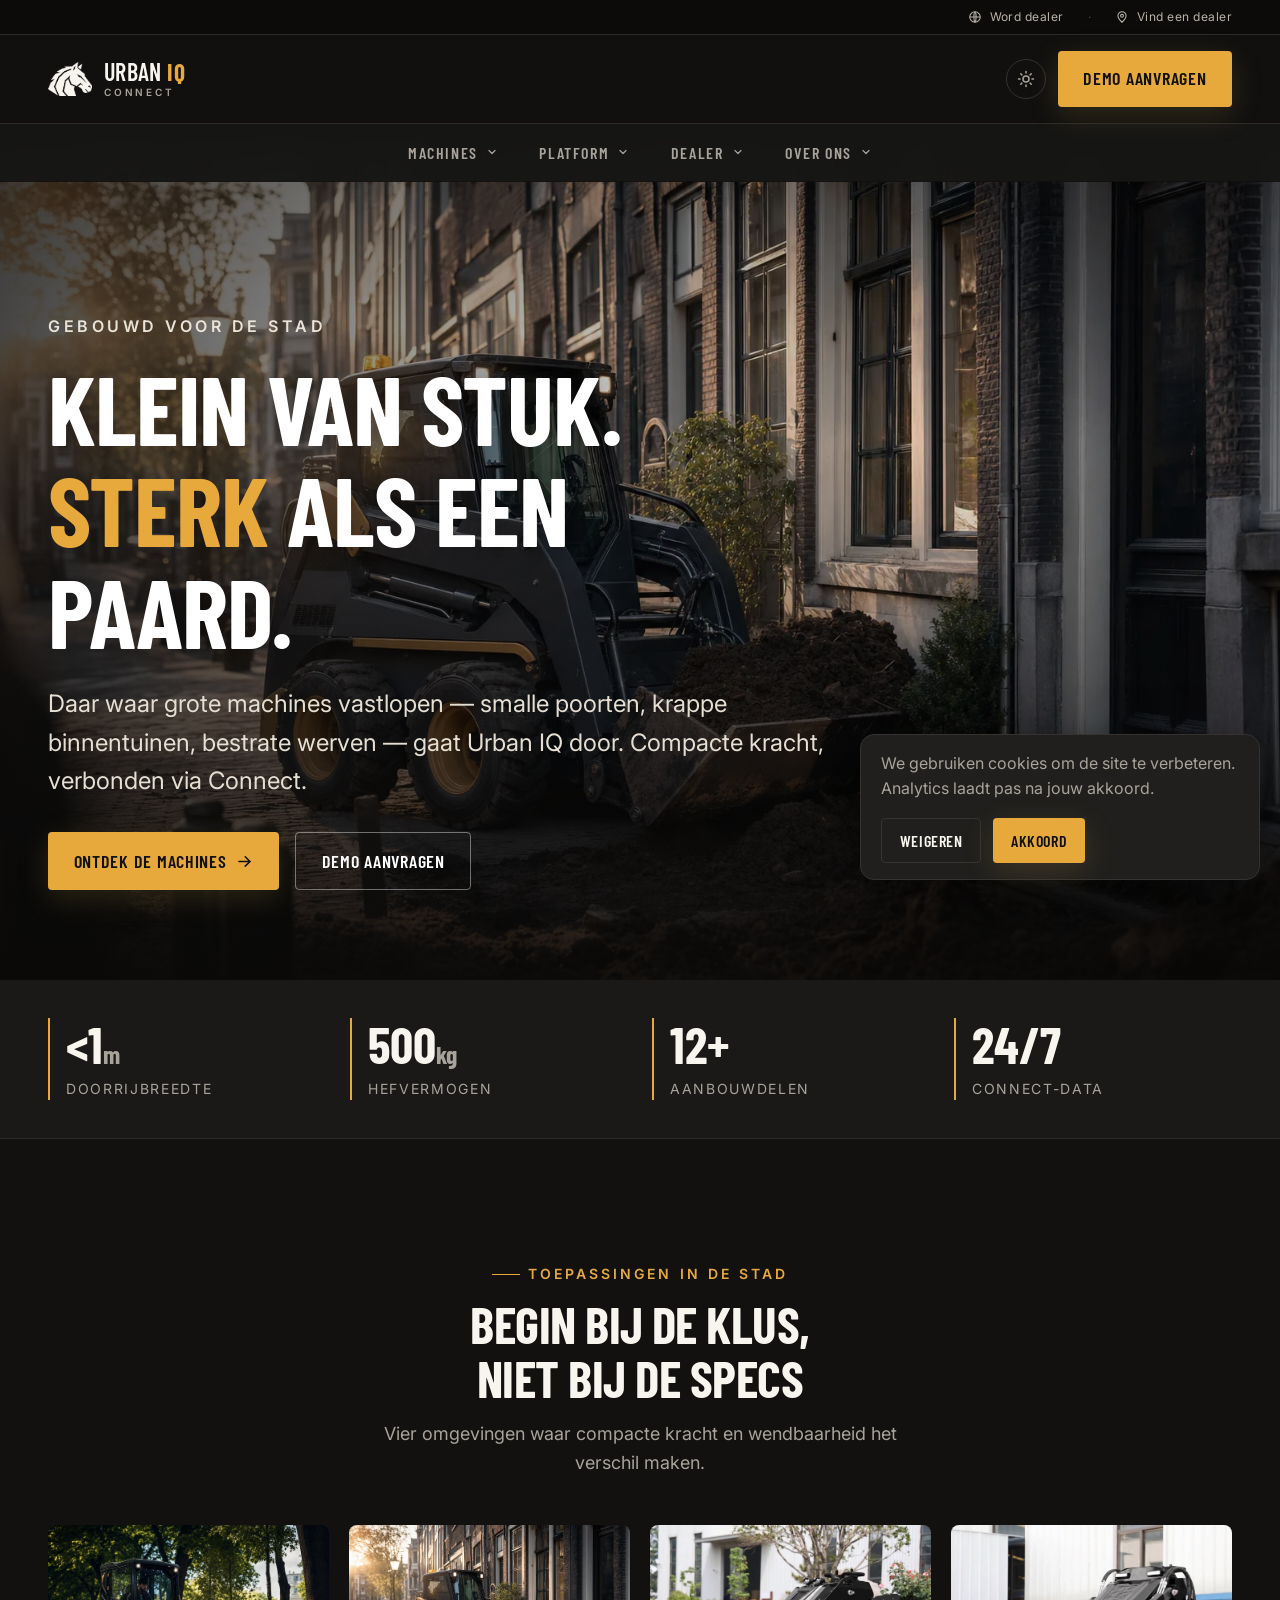
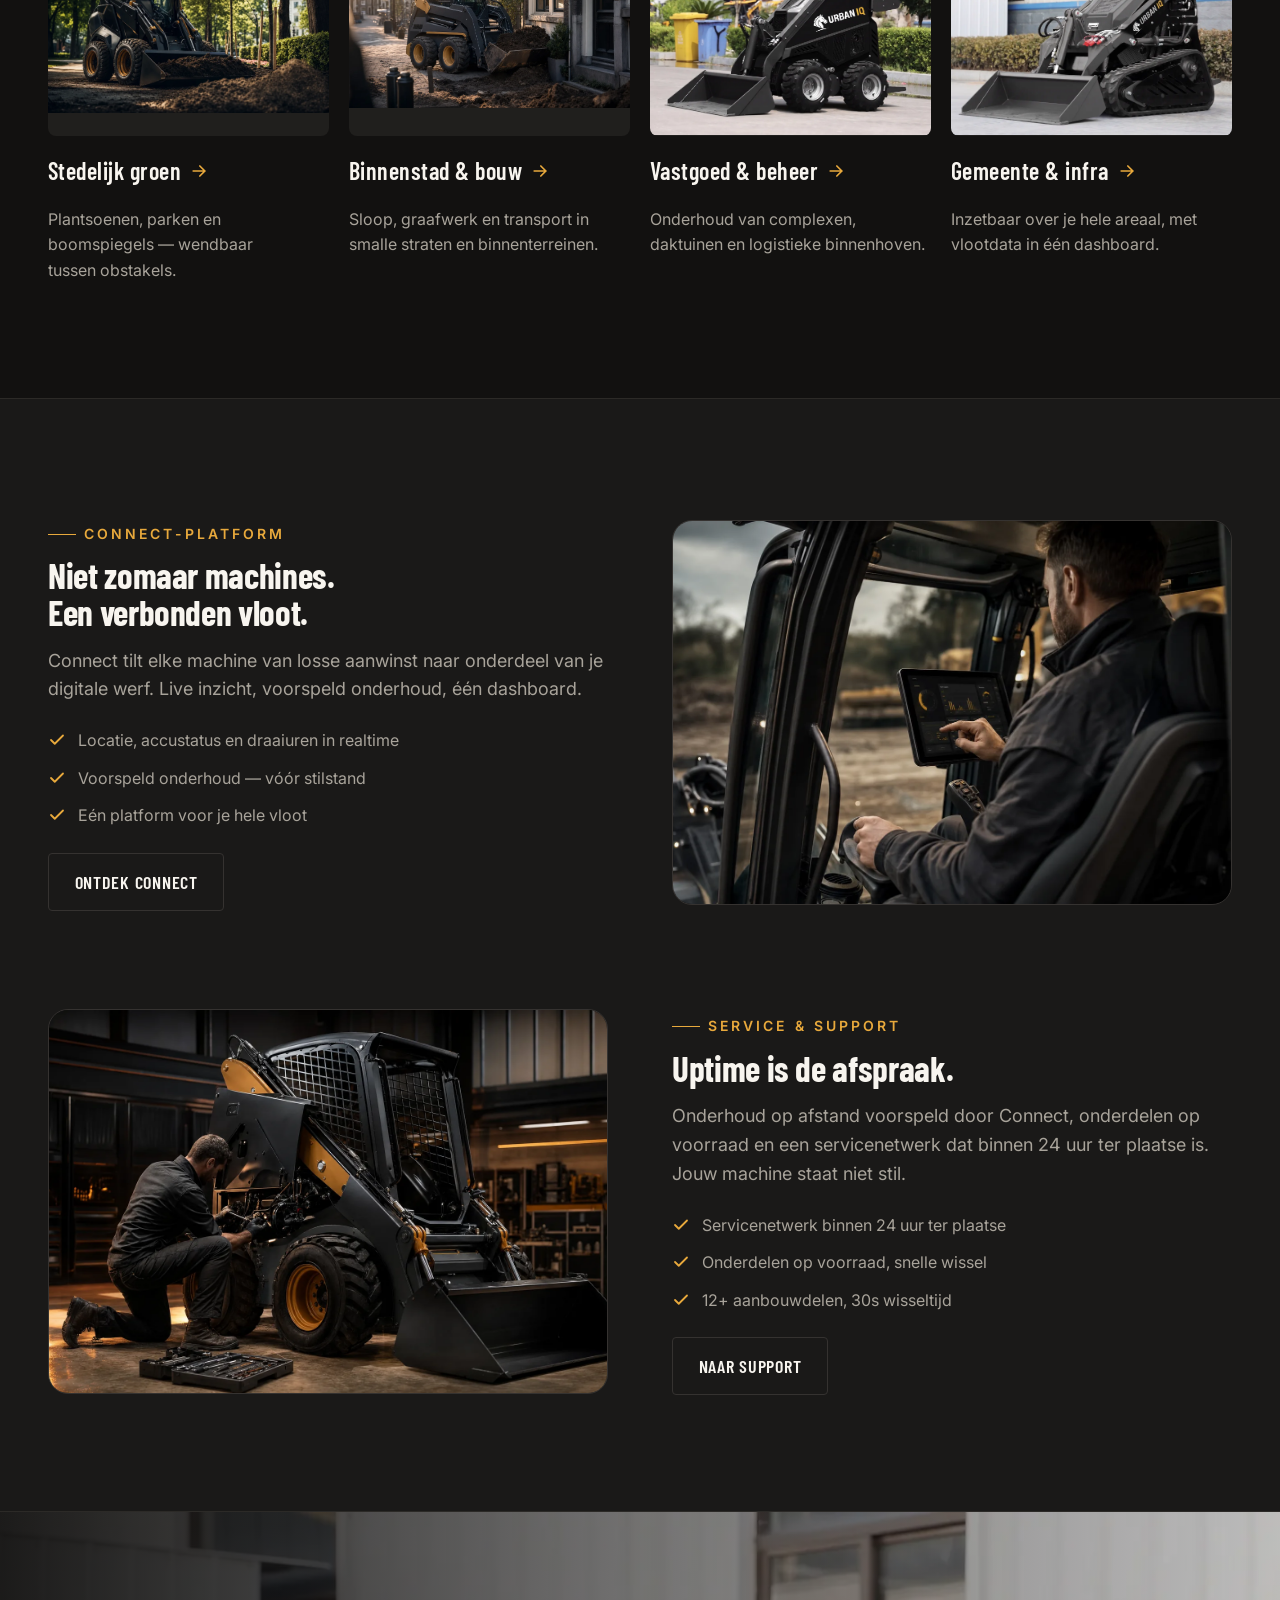
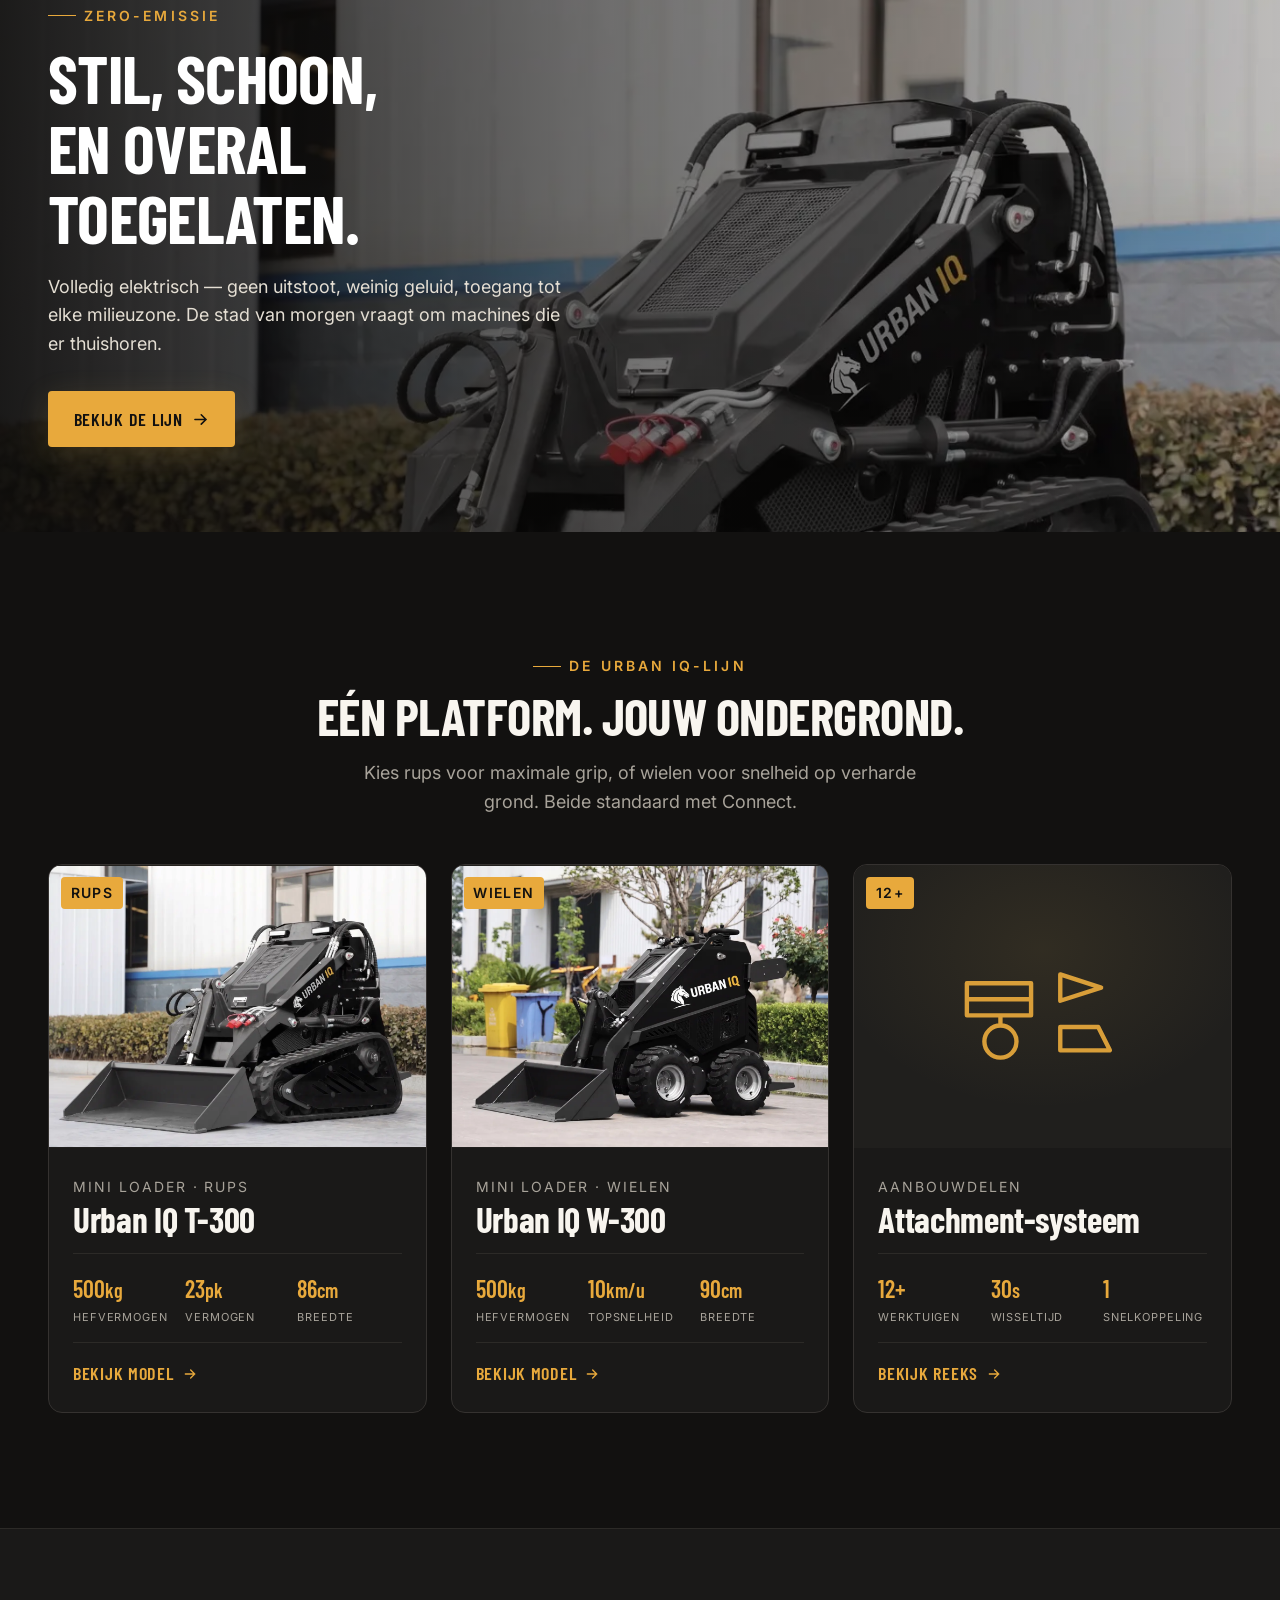
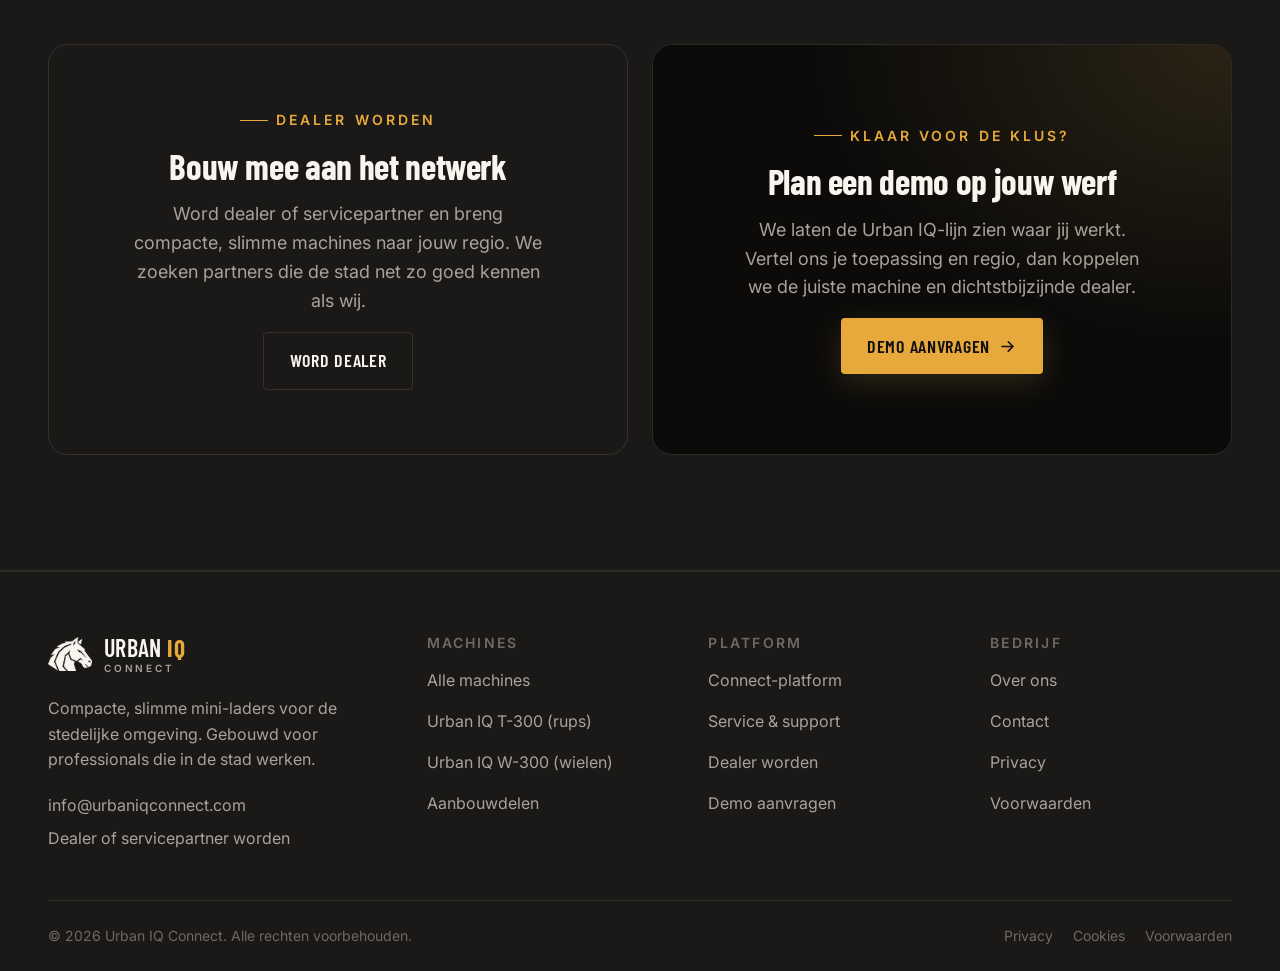
<file: index.html>
<!doctype html>
<html lang="nl" data-theme="dark">
  <head>
    <meta charset="utf-8" />
    <meta name="viewport" content="width=device-width, initial-scale=1" />
    <title>Urban IQ Connect — Compacte mini-laders voor de stad</title>
    <meta name="description" content="Urban IQ Connect: compacte, slimme mini skid-steer loaders voor krappe stedelijke en groene omgevingen. Vind je machine, vraag een demo aan of word dealer." />
    <link rel="canonical" href="https://urbaniqconnect.com/" />
    <meta property="og:type" content="website" />
    <meta property="og:site_name" content="Urban IQ Connect" />
    <meta property="og:title" content="Urban IQ Connect — Compacte mini-laders voor de stad" />
    <meta property="og:description" content="Compacte, slimme mini-laders. Gebouwd voor krappe ruimtes, zero-emissie en maximale wendbaarheid." />
    <meta property="og:url" content="https://urbaniqconnect.com/" />
    <meta property="og:image" content="https://urbaniqconnect.com/assets/hero-city.jpg" />
    <meta name="theme-color" content="#121110" />

    <link rel="preconnect" href="https://fonts.googleapis.com" />
    <link rel="preconnect" href="https://fonts.gstatic.com" crossorigin />
    <link href="https://fonts.googleapis.com/css2?family=Barlow+Condensed:wght@500;600;700&family=Inter:wght@400;500;600&display=swap" rel="stylesheet" />

    <link rel="stylesheet" href="css/tokens.css" />
    <link rel="stylesheet" href="css/base.css" />
    <link rel="stylesheet" href="css/components.css" />
    <link rel="stylesheet" href="css/layout.css" />
    <link rel="stylesheet" href="css/pages.css" />

    <link rel="icon" href="data:image/svg+xml,%3Csvg xmlns='http://www.w3.org/2000/svg' viewBox='0 0 32 32'%3E%3Crect width='32' height='32' rx='6' fill='%23121110'/%3E%3Cpath d='M9 22V10l7 5 7-5v12' fill='none' stroke='%23e8a93c' stroke-width='2.4' stroke-linejoin='round'/%3E%3C/svg%3E" />

    <script type="application/ld+json">
      { "@context": "https://schema.org", "@type": "Organization", "name": "Urban IQ Connect", "url": "https://urbaniqconnect.com", "description": "Compacte, slimme mini-laders voor de stedelijke omgeving." }
    </script>
  </head>
  <body>
    <a href="#main" class="sr-only">Naar hoofdinhoud</a>
    <div data-include="header"></div>

    <main id="main">
      <!-- 1. FULL-BLEED HERO — emotie: machine aan het werk in de stad -->
      <section class="hero-bleed">
        <div class="hero-bleed__media">
          <picture>
            <source srcset="assets/hero-city.webp" type="image/webp" />
            <img src="assets/hero-city.jpg" alt="Urban IQ mini-lader aan het werk in een Nederlandse stadsstraat bij gouden licht" width="1554" height="1012" fetchpriority="high" />
          </picture>
        </div>
        <div class="hero-bleed__inner">
          <span class="hero-bleed__eyebrow">Gebouwd voor de stad</span>
          <h1>Klein van stuk.<br /><span class="accent">Sterk</span> als een paard.</h1>
          <p class="hero-bleed__lead">
            Daar waar grote machines vastlopen — smalle poorten, krappe binnentuinen,
            bestrate werven — gaat Urban IQ door. Compacte kracht, verbonden via Connect.
          </p>
          <div class="hero-bleed__actions">
            <a class="btn btn--primary" href="machines.html">Ontdek de machines
              <svg width="18" height="18" viewBox="0 0 24 24" fill="none" stroke="currentColor" stroke-width="2" stroke-linecap="round"><path d="M5 12h14M13 6l6 6-6 6" /></svg>
            </a>
            <a class="btn btn--ghost" href="contact.html">Demo aanvragen</a>
          </div>
        </div>
      </section>

      <!-- 2. HERO-STATS BALK -->
      <section class="hero-stats">
        <dl class="hero-stats__inner">
          <div class="stat"><dd class="stat__num">&lt;1<small>m</small></dd><dt class="stat__label">Doorrijbreedte</dt></div>
          <div class="stat"><dd class="stat__num">500<small>kg</small></dd><dt class="stat__label">Hefvermogen</dt></div>
          <div class="stat"><dd class="stat__num">12+</dd><dt class="stat__label">Aanbouwdelen</dt></div>
          <div class="stat"><dd class="stat__num">24/7</dd><dt class="stat__label">Connect-data</dt></div>
        </dl>
      </section>

      <!-- 3. TOEPASSINGEN IN DE STAD — beeldkaarten-rij -->
      <section class="section" id="toepassingen">
        <div class="wrap">
          <div class="section-head section-head--center" data-reveal>
            <span class="eyebrow">Toepassingen in de stad</span>
            <h2>Begin bij de klus, niet bij de specs</h2>
            <p>Vier omgevingen waar compacte kracht en wendbaarheid het verschil maken.</p>
          </div>
          <div class="cardrow">
            <a class="imgcard" href="machines.html" data-reveal>
              <div class="imgcard__media">
                <picture><source srcset="assets/app-groen.webp" type="image/webp" /><img src="assets/app-groen.jpg" alt="Mini-lader in stedelijk groen tussen bomen en plantsoen" loading="lazy" /></picture>
              </div>
              <span class="imgcard__label">Stedelijk groen
                <svg viewBox="0 0 24 24" fill="none" stroke="currentColor" stroke-width="2" stroke-linecap="round"><path d="M5 12h14M13 6l6 6-6 6" /></svg>
              </span>
              <p>Plantsoenen, parken en boomspiegels — wendbaar tussen obstakels.</p>
            </a>
            <a class="imgcard" href="machines.html" data-reveal>
              <div class="imgcard__media">
                <picture><source srcset="assets/hero-city.webp" type="image/webp" /><img src="assets/hero-city.jpg" alt="Mini-lader in een smalle binnenstadsstraat" loading="lazy" /></picture>
              </div>
              <span class="imgcard__label">Binnenstad &amp; bouw
                <svg viewBox="0 0 24 24" fill="none" stroke="currentColor" stroke-width="2" stroke-linecap="round"><path d="M5 12h14M13 6l6 6-6 6" /></svg>
              </span>
              <p>Sloop, graafwerk en transport in smalle straten en binnenterreinen.</p>
            </a>
            <a class="imgcard" href="machines.html" data-reveal>
              <div class="imgcard__media">
                <picture><source srcset="assets/machine-wheels.webp" type="image/webp" /><img src="assets/machine-wheels.jpg" alt="Urban IQ wiellader bij vastgoedbeheer" loading="lazy" /></picture>
              </div>
              <span class="imgcard__label">Vastgoed &amp; beheer
                <svg viewBox="0 0 24 24" fill="none" stroke="currentColor" stroke-width="2" stroke-linecap="round"><path d="M5 12h14M13 6l6 6-6 6" /></svg>
              </span>
              <p>Onderhoud van complexen, daktuinen en logistieke binnenhoven.</p>
            </a>
            <a class="imgcard" href="machines.html" data-reveal>
              <div class="imgcard__media">
                <picture><source srcset="assets/machine-tracks.webp" type="image/webp" /><img src="assets/machine-tracks.jpg" alt="Urban IQ rupslader voor gemeente en infra" loading="lazy" /></picture>
              </div>
              <span class="imgcard__label">Gemeente &amp; infra
                <svg viewBox="0 0 24 24" fill="none" stroke="currentColor" stroke-width="2" stroke-linecap="round"><path d="M5 12h14M13 6l6 6-6 6" /></svg>
              </span>
              <p>Inzetbaar over je hele areaal, met vlootdata in één dashboard.</p>
            </a>
          </div>
        </div>
      </section>

      <!-- 4. ALTERNERENDE FEATURE-RIJEN — systeem boven specs -->
      <section class="section section--surface">
        <div class="wrap">
          <!-- Connect -->
          <div class="feature-row" data-reveal>
            <div class="feature-row__body">
              <span class="eyebrow">Connect-platform</span>
              <h3>Niet zomaar machines. Een verbonden vloot.</h3>
              <p>Connect tilt elke machine van losse aanwinst naar onderdeel van je digitale werf. Live inzicht, voorspeld onderhoud, één dashboard.</p>
              <ul class="feature-row__list">
                <li><svg viewBox="0 0 24 24" fill="none" stroke="currentColor" stroke-width="2.4" stroke-linecap="round" stroke-linejoin="round"><path d="M20 6L9 17l-5-5"/></svg> Locatie, accustatus en draaiuren in realtime</li>
                <li><svg viewBox="0 0 24 24" fill="none" stroke="currentColor" stroke-width="2.4" stroke-linecap="round" stroke-linejoin="round"><path d="M20 6L9 17l-5-5"/></svg> Voorspeld onderhoud — vóór stilstand</li>
                <li><svg viewBox="0 0 24 24" fill="none" stroke="currentColor" stroke-width="2.4" stroke-linecap="round" stroke-linejoin="round"><path d="M20 6L9 17l-5-5"/></svg> Eén platform voor je hele vloot</li>
              </ul>
              <a class="btn btn--ghost" href="connect.html">Ontdek Connect</a>
            </div>
            <div class="feature-row__media">
              <picture><source srcset="assets/connect-cab.webp" type="image/webp" /><img src="assets/connect-cab.jpg" alt="Operator bekijkt telemetrie op een tablet in de cabine" loading="lazy" /></picture>
            </div>
          </div>

          <!-- Service -->
          <div class="feature-row feature-row--reverse" data-reveal>
            <div class="feature-row__body">
              <span class="eyebrow">Service &amp; support</span>
              <h3>Uptime is de afspraak.</h3>
              <p>Onderhoud op afstand voorspeld door Connect, onderdelen op voorraad en een servicenetwerk dat binnen 24 uur ter plaatse is. Jouw machine staat niet stil.</p>
              <ul class="feature-row__list">
                <li><svg viewBox="0 0 24 24" fill="none" stroke="currentColor" stroke-width="2.4" stroke-linecap="round" stroke-linejoin="round"><path d="M20 6L9 17l-5-5"/></svg> Servicenetwerk binnen 24 uur ter plaatse</li>
                <li><svg viewBox="0 0 24 24" fill="none" stroke="currentColor" stroke-width="2.4" stroke-linecap="round" stroke-linejoin="round"><path d="M20 6L9 17l-5-5"/></svg> Onderdelen op voorraad, snelle wissel</li>
                <li><svg viewBox="0 0 24 24" fill="none" stroke="currentColor" stroke-width="2.4" stroke-linecap="round" stroke-linejoin="round"><path d="M20 6L9 17l-5-5"/></svg> 12+ aanbouwdelen, 30s wisseltijd</li>
              </ul>
              <a class="btn btn--ghost" href="service.html">Naar support</a>
            </div>
            <div class="feature-row__media">
              <picture><source srcset="assets/service-shop.webp" type="image/webp" /><img src="assets/service-shop.jpg" alt="Technicus voert onderhoud uit aan een Urban IQ machine in de werkplaats" loading="lazy" /></picture>
            </div>
          </div>
        </div>
      </section>

      <!-- 5. DONKER FULL-BLEED MEDIA-BLOK -->
      <section class="mediaband">
        <div class="mediaband__media">
          <picture><source srcset="assets/machine-tracks.webp" type="image/webp" /><img src="assets/machine-tracks.jpg" alt="Urban IQ rupslader in actie" loading="lazy" /></picture>
        </div>
        <div class="mediaband__inner" data-reveal>
          <span class="eyebrow">Zero-emissie</span>
          <h2>Stil, schoon, en overal toegelaten.</h2>
          <p>Volledig elektrisch — geen uitstoot, weinig geluid, toegang tot elke milieuzone. De stad van morgen vraagt om machines die er thuishoren.</p>
          <a class="btn btn--primary" href="machines.html">Bekijk de lijn
            <svg width="18" height="18" viewBox="0 0 24 24" fill="none" stroke="currentColor" stroke-width="2" stroke-linecap="round"><path d="M5 12h14M13 6l6 6-6 6" /></svg>
          </a>
        </div>
      </section>

      <!-- 6. DE LIJN — twee modellen + aanbouwdelen -->
      <section class="section">
        <div class="wrap">
          <div class="section-head section-head--center" data-reveal>
            <span class="eyebrow">De Urban IQ-lijn</span>
            <h2>Eén platform. Jouw ondergrond.</h2>
            <p>Kies rups voor maximale grip, of wielen voor snelheid op verharde grond. Beide standaard met Connect.</p>
          </div>
          <div class="machine-grid">
            <article class="machine" data-reveal>
              <div class="machine__media">
                <span class="machine__tag">Rups</span>
                <picture><source srcset="assets/machine-tracks.webp" type="image/webp" /><img src="assets/machine-tracks.jpg" alt="Urban IQ T-300 mini loader op rupsbanden" loading="lazy" /></picture>
              </div>
              <div class="machine__body">
                <div><span class="machine__class">Mini loader · rups</span><h3 class="machine__name">Urban IQ T-300</h3></div>
                <div class="specs">
                  <div><div class="spec__val">500<small>kg</small></div><div class="spec__key">Hefvermogen</div></div>
                  <div><div class="spec__val">23<small>pk</small></div><div class="spec__key">Vermogen</div></div>
                  <div><div class="spec__val">86<small>cm</small></div><div class="spec__key">Breedte</div></div>
                </div>
                <a class="machine__cta" href="t-300.html">Bekijk model <svg width="16" height="16" viewBox="0 0 24 24" fill="none" stroke="currentColor" stroke-width="2" stroke-linecap="round"><path d="M5 12h14M13 6l6 6-6 6"/></svg></a>
              </div>
            </article>
            <article class="machine" data-reveal>
              <div class="machine__media">
                <span class="machine__tag">Wielen</span>
                <picture><source srcset="assets/machine-wheels.webp" type="image/webp" /><img src="assets/machine-wheels.jpg" alt="Urban IQ W-300 mini loader op wielen" loading="lazy" /></picture>
              </div>
              <div class="machine__body">
                <div><span class="machine__class">Mini loader · wielen</span><h3 class="machine__name">Urban IQ W-300</h3></div>
                <div class="specs">
                  <div><div class="spec__val">500<small>kg</small></div><div class="spec__key">Hefvermogen</div></div>
                  <div><div class="spec__val">10<small>km/u</small></div><div class="spec__key">Topsnelheid</div></div>
                  <div><div class="spec__val">90<small>cm</small></div><div class="spec__key">Breedte</div></div>
                </div>
                <a class="machine__cta" href="w-300.html">Bekijk model <svg width="16" height="16" viewBox="0 0 24 24" fill="none" stroke="currentColor" stroke-width="2" stroke-linecap="round"><path d="M5 12h14M13 6l6 6-6 6"/></svg></a>
              </div>
            </article>
            <article class="machine" data-reveal>
              <div class="machine__media">
                <span class="machine__tag">12+</span>
                <svg viewBox="0 0 160 120" fill="none" stroke="currentColor" stroke-width="3" aria-hidden="true">
                  <path d="M28 44h44v22H28zM28 55h44" stroke-linejoin="round"/>
                  <path d="M92 38l28 9-28 9z" stroke-linejoin="round"/>
                  <path d="M40 84a11 11 0 1 0 22 0a11 11 0 1 0-22 0M51 73v-7" stroke-linejoin="round"/>
                  <path d="M92 74h26l8 16H92z" stroke-linejoin="round"/>
                </svg>
              </div>
              <div class="machine__body">
                <div><span class="machine__class">Aanbouwdelen</span><h3 class="machine__name">Attachment-systeem</h3></div>
                <div class="specs">
                  <div><div class="spec__val">12+</div><div class="spec__key">Werktuigen</div></div>
                  <div><div class="spec__val">30<small>s</small></div><div class="spec__key">Wisseltijd</div></div>
                  <div><div class="spec__val">1</div><div class="spec__key">Snelkoppeling</div></div>
                </div>
                <a class="machine__cta" href="aanbouwdelen.html">Bekijk reeks <svg width="16" height="16" viewBox="0 0 24 24" fill="none" stroke="currentColor" stroke-width="2" stroke-linecap="round"><path d="M5 12h14M13 6l6 6-6 6"/></svg></a>
              </div>
            </article>
          </div>
        </div>
      </section>

      <!-- 7. TWEE-KOLOMS CTA — dealer + demo -->
      <section class="section section--surface">
        <div class="wrap">
          <div class="duo">
            <div class="duo__panel" data-reveal>
              <span class="eyebrow">Dealer worden</span>
              <h3>Bouw mee aan het netwerk</h3>
              <p>Word dealer of servicepartner en breng compacte, slimme machines naar jouw regio. We zoeken partners die de stad net zo goed kennen als wij.</p>
              <a class="btn btn--ghost" href="dealer.html">Word dealer</a>
            </div>
            <div class="duo__panel duo__panel--dark" data-reveal>
              <span class="eyebrow">Klaar voor de klus?</span>
              <h3>Plan een demo op jouw werf</h3>
              <p>We laten de Urban IQ-lijn zien waar jij werkt. Vertel ons je toepassing en regio, dan koppelen we de juiste machine en dichtstbijzijnde dealer.</p>
              <a class="btn btn--primary" href="contact.html">Demo aanvragen
                <svg width="18" height="18" viewBox="0 0 24 24" fill="none" stroke="currentColor" stroke-width="2" stroke-linecap="round"><path d="M5 12h14M13 6l6 6-6 6" /></svg>
              </a>
            </div>
          </div>
        </div>
      </section>
    </main>

    <div data-include="footer"></div>
    <script src="js/site.js"></script>
  </body>
</html>
</file>
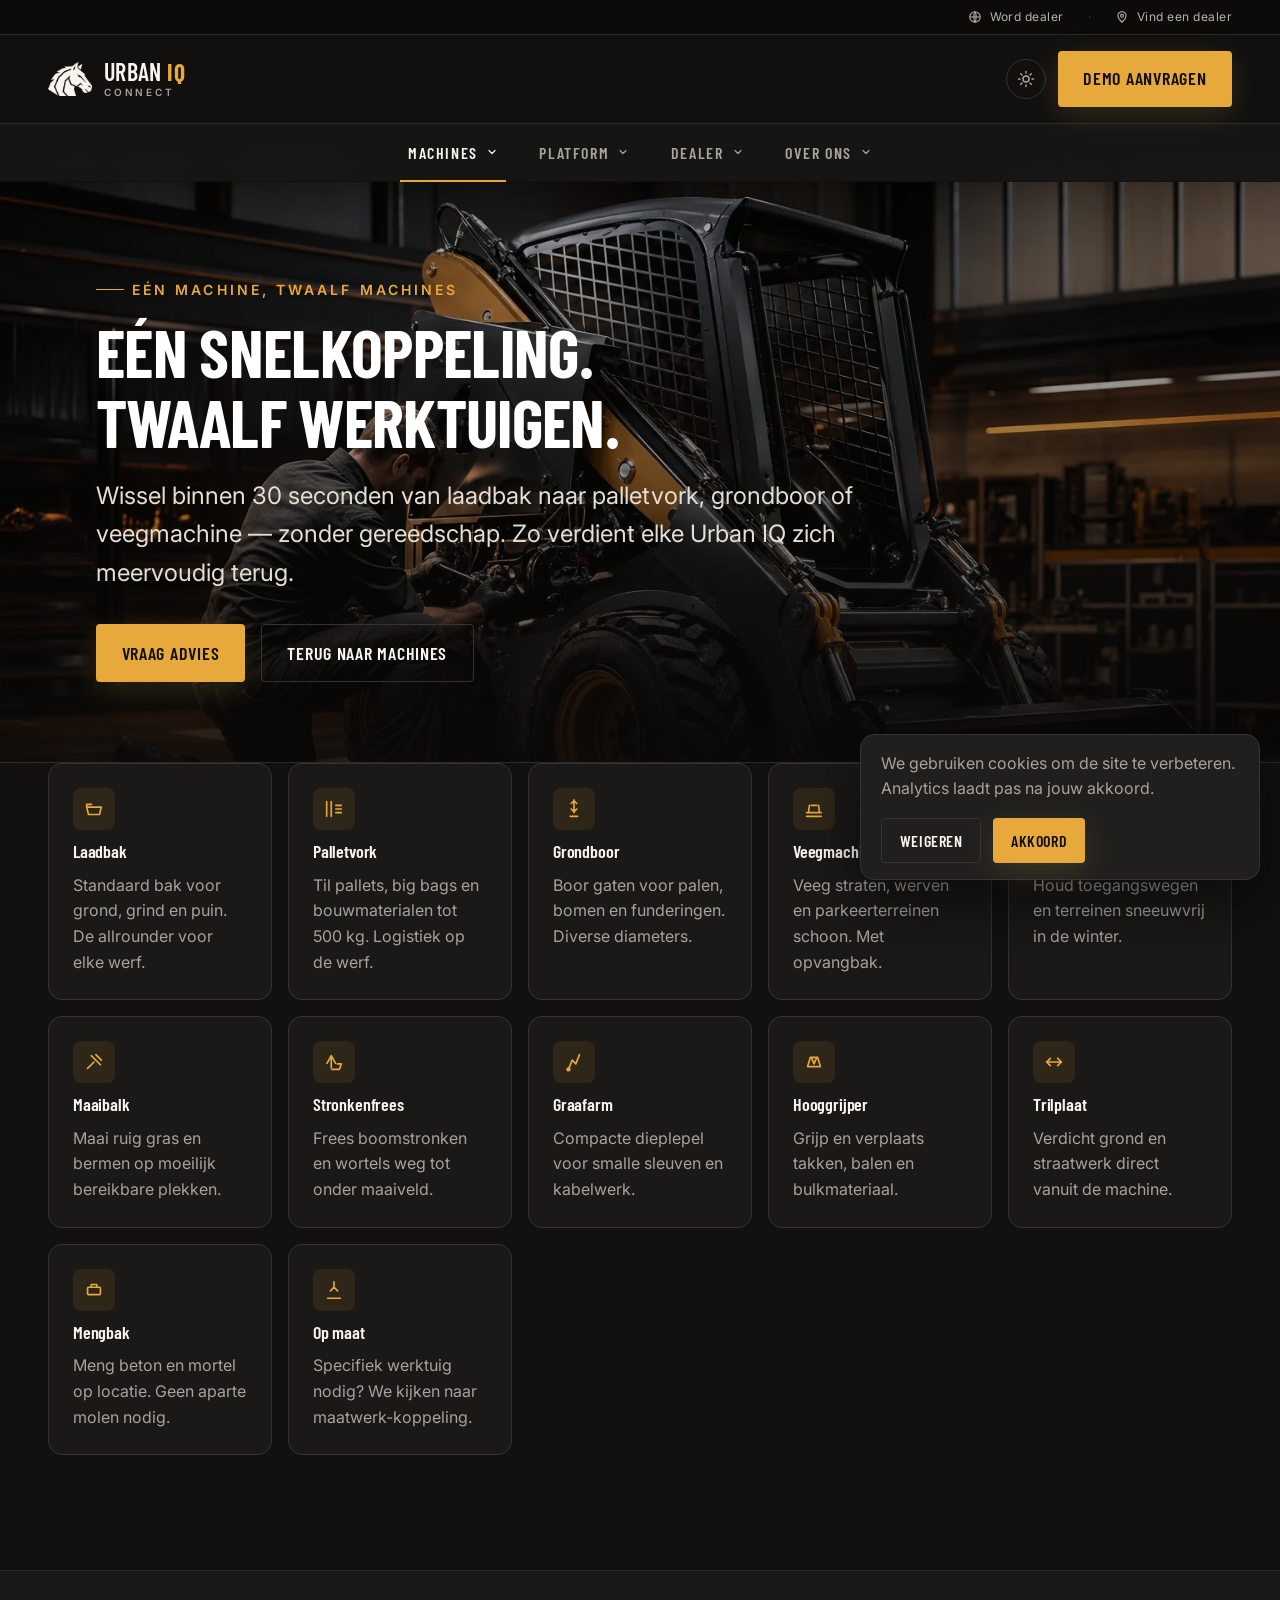
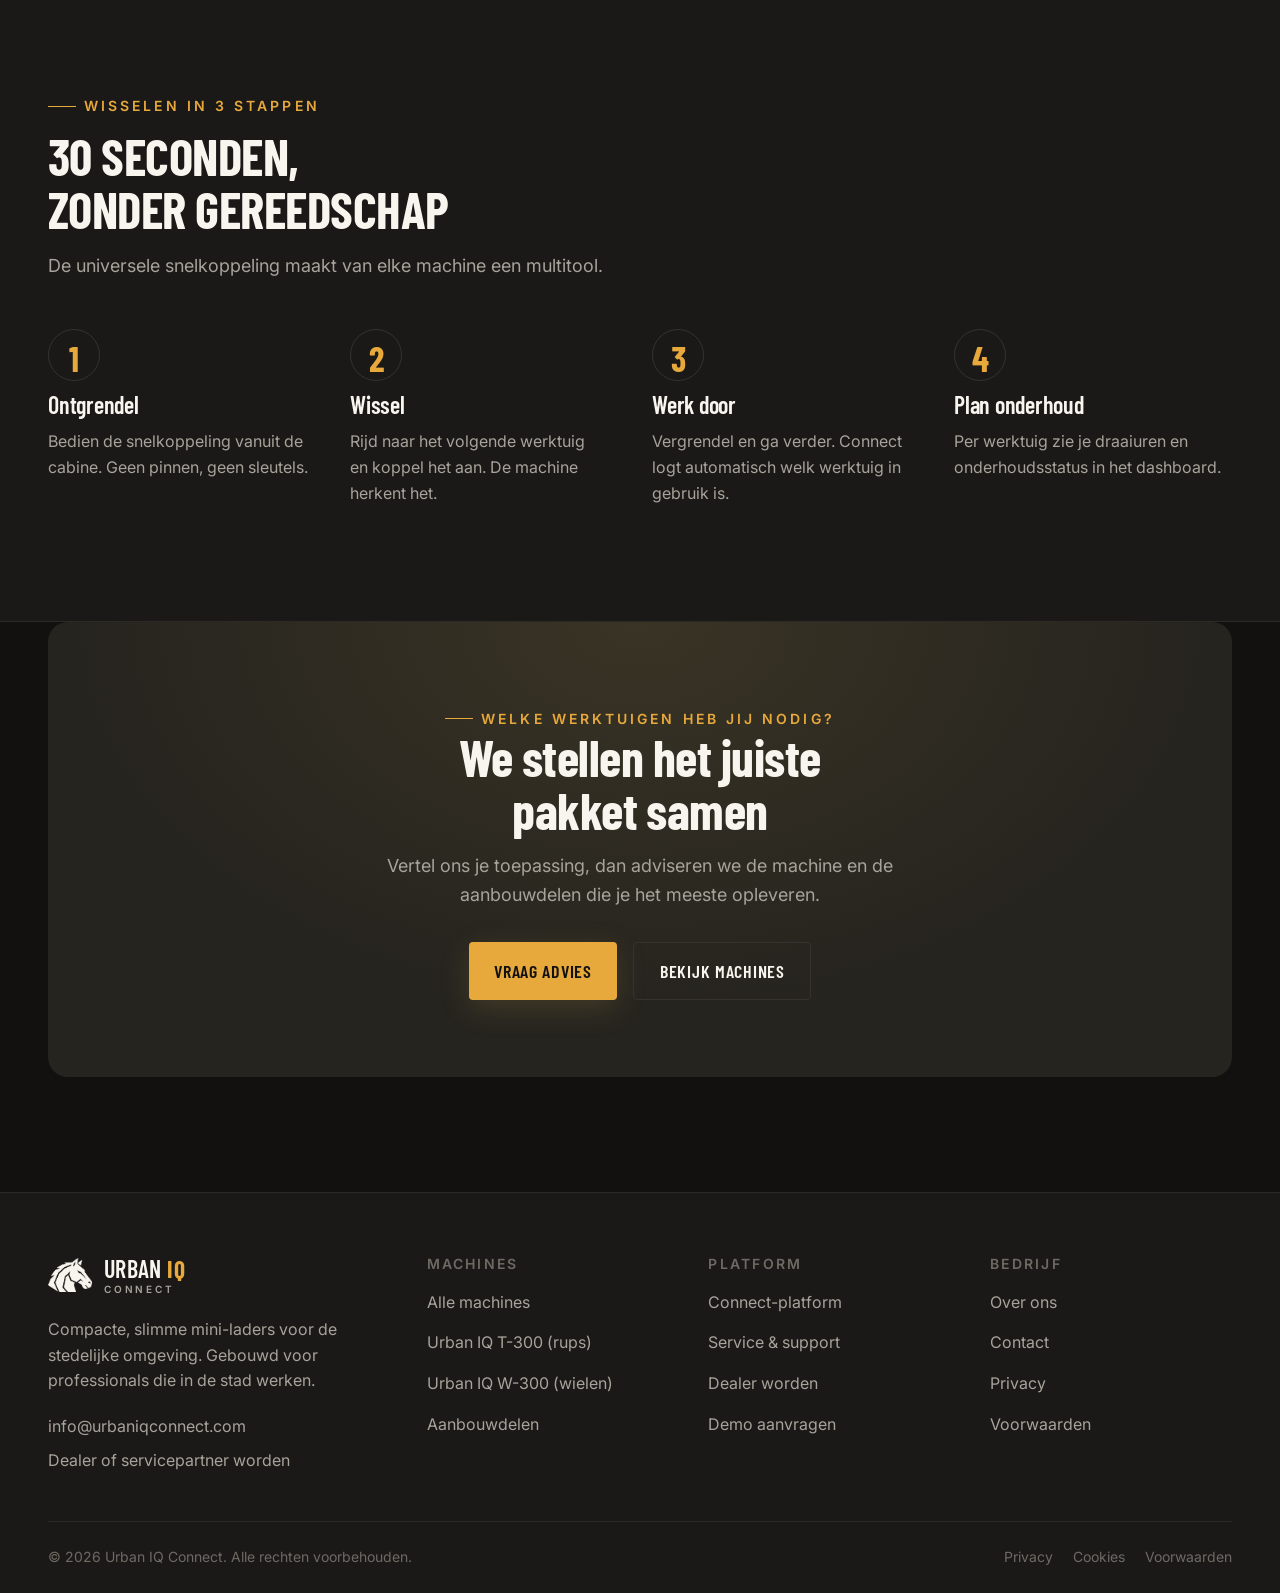
<file: aanbouwdelen.html>
<!doctype html>
<html lang="nl" data-theme="dark">
  <head>
    <meta charset="utf-8" />
    <meta name="viewport" content="width=device-width, initial-scale=1" />
    <title>Aanbouwdelen — Urban IQ Connect</title>
    <meta name="description" content="Eén snelkoppeling, 12+ werktuigen. Laadbak, palletvork, grondboor, veegmachine, sneeuwschuif en meer — gewisseld in 30 seconden zonder gereedschap." />
    <link rel="canonical" href="https://urbaniqconnect.com/aanbouwdelen.html" />
    <meta name="theme-color" content="#121110" />
    <link rel="preconnect" href="https://fonts.googleapis.com" />
    <link rel="preconnect" href="https://fonts.gstatic.com" crossorigin />
    <link href="https://fonts.googleapis.com/css2?family=Barlow+Condensed:wght@500;600;700&family=Inter:wght@400;500;600&display=swap" rel="stylesheet" />
    <link rel="stylesheet" href="css/tokens.css" />
    <link rel="stylesheet" href="css/base.css" />
    <link rel="stylesheet" href="css/components.css" />
    <link rel="stylesheet" href="css/layout.css" />
    <link rel="stylesheet" href="css/pages.css" />
    <link rel="icon" href="data:image/svg+xml,%3Csvg xmlns='http://www.w3.org/2000/svg' viewBox='0 0 32 32'%3E%3Crect width='32' height='32' rx='6' fill='%23121110'/%3E%3Cpath d='M9 22V10l7 5 7-5v12' fill='none' stroke='%23e8a93c' stroke-width='2.4' stroke-linejoin='round'/%3E%3C/svg%3E" />
  </head>
  <body>
    <a href="#main" class="sr-only">Naar hoofdinhoud</a>
    <div data-include="header"></div>

    <main id="main">
      <section class="page-hero page-hero--image">
        <div class="page-hero__media">
          <picture><source srcset="assets/service-shop.webp" type="image/webp" /><img src="assets/service-shop.jpg" alt="Aanbouwdelen en werktuigen in de werkplaats" loading="eager" /></picture>
        </div>
        <div class="wrap">
          <nav class="breadcrumb" aria-label="Kruimelpad"><a href="index.html">Home</a><span>/</span><a href="machines.html">Machines</a><span>/</span><span aria-current="page">Aanbouwdelen</span></nav>
          <div class="page-hero__inner">
            <span class="eyebrow">Eén machine, twaalf machines</span>
            <h1>Eén snelkoppeling. Twaalf werktuigen.</h1>
            <p class="lead">Wissel binnen 30 seconden van laadbak naar palletvork, grondboor of veegmachine — zonder gereedschap. Zo verdient elke Urban IQ zich meervoudig terug.</p>
            <div class="page-hero__actions">
              <a class="btn btn--primary" href="contact.html">Vraag advies</a>
              <a class="btn btn--ghost" href="machines.html">Terug naar machines</a>
            </div>
          </div>
        </div>
      </section>

      <section class="section" style="padding-top:0">
        <div class="wrap">
          <div class="attach-grid">
            <div class="attach" data-reveal><span class="attach__icon"><svg viewBox="0 0 24 24" fill="none" stroke="currentColor" stroke-width="1.8" stroke-linejoin="round"><path d="M4 10h16l-2 8H6z"/><path d="M4 10V7h6"/></svg></span><h3>Laadbak</h3><p>Standaard bak voor grond, grind en puin. De allrounder voor elke werf.</p></div>
            <div class="attach" data-reveal><span class="attach__icon"><svg viewBox="0 0 24 24" fill="none" stroke="currentColor" stroke-width="1.8" stroke-linecap="round"><path d="M4 4v16M9 4v16M14 12h6M14 8h6M14 16h6"/></svg></span><h3>Palletvork</h3><p>Til pallets, big bags en bouwmaterialen tot 500 kg. Logistiek op de werf.</p></div>
            <div class="attach" data-reveal><span class="attach__icon"><svg viewBox="0 0 24 24" fill="none" stroke="currentColor" stroke-width="1.8" stroke-linecap="round"><path d="M12 2v14M9 6l3-3 3 3M9 12l3 3 3-3"/><path d="M8 20h8"/></svg></span><h3>Grondboor</h3><p>Boor gaten voor palen, bomen en funderingen. Diverse diameters.</p></div>
            <div class="attach" data-reveal><span class="attach__icon"><svg viewBox="0 0 24 24" fill="none" stroke="currentColor" stroke-width="1.8" stroke-linecap="round"><path d="M4 16h16M6 16l1-8M18 16l-1-8M9 8h6"/><path d="M4 20h16"/></svg></span><h3>Veegmachine</h3><p>Veeg straten, werven en parkeerterreinen schoon. Met opvangbak.</p></div>
            <div class="attach" data-reveal><span class="attach__icon"><svg viewBox="0 0 24 24" fill="none" stroke="currentColor" stroke-width="1.8" stroke-linejoin="round"><path d="M3 18l4-8h10l4 8z"/><path d="M7 10V6h10v4"/></svg></span><h3>Sneeuwschuif</h3><p>Houd toegangswegen en terreinen sneeuwvrij in de winter.</p></div>
            <div class="attach" data-reveal><span class="attach__icon"><svg viewBox="0 0 24 24" fill="none" stroke="currentColor" stroke-width="1.8" stroke-linecap="round" stroke-linejoin="round"><path d="M5 19l7-7M9 5l10 10"/><path d="M14 4l6 6"/></svg></span><h3>Maaibalk</h3><p>Maai ruig gras en bermen op moeilijk bereikbare plekken.</p></div>
            <div class="attach" data-reveal><span class="attach__icon"><svg viewBox="0 0 24 24" fill="none" stroke="currentColor" stroke-width="1.8" stroke-linejoin="round"><path d="M4 14l5-9 5 9M9 5v14"/><path d="M15 14h5l-2 6H9"/></svg></span><h3>Stronkenfrees</h3><p>Frees boomstronken en wortels weg tot onder maaiveld.</p></div>
            <div class="attach" data-reveal><span class="attach__icon"><svg viewBox="0 0 24 24" fill="none" stroke="currentColor" stroke-width="1.8" stroke-linecap="round" stroke-linejoin="round"><path d="M6 20l4-10 4 4 4-10"/><circle cx="6" cy="20" r="1.5"/></svg></span><h3>Graafarm</h3><p>Compacte dieplepel voor smalle sleuven en kabelwerk.</p></div>
            <div class="attach" data-reveal><span class="attach__icon"><svg viewBox="0 0 24 24" fill="none" stroke="currentColor" stroke-width="1.8" stroke-linejoin="round"><path d="M5 17l3-10h8l3 10z"/><path d="M9 7l3 7 3-7"/></svg></span><h3>Hooggrijper</h3><p>Grijp en verplaats takken, balen en bulkmateriaal.</p></div>
            <div class="attach" data-reveal><span class="attach__icon"><svg viewBox="0 0 24 24" fill="none" stroke="currentColor" stroke-width="1.8" stroke-linecap="round"><path d="M4 12h16M8 8l-4 4 4 4M16 8l4 4-4 4"/></svg></span><h3>Trilplaat</h3><p>Verdicht grond en straatwerk direct vanuit de machine.</p></div>
            <div class="attach" data-reveal><span class="attach__icon"><svg viewBox="0 0 24 24" fill="none" stroke="currentColor" stroke-width="1.8" stroke-linejoin="round"><rect x="5" y="9" width="14" height="8" rx="1"/><path d="M9 9V6h6v3"/></svg></span><h3>Mengbak</h3><p>Meng beton en mortel op locatie. Geen aparte molen nodig.</p></div>
            <div class="attach" data-reveal><span class="attach__icon"><svg viewBox="0 0 24 24" fill="none" stroke="currentColor" stroke-width="1.8" stroke-linecap="round" stroke-linejoin="round"><path d="M12 3v6M12 9l-4 4M12 9l4 4M5 21h14"/></svg></span><h3>Op maat</h3><p>Specifiek werktuig nodig? We kijken naar maatwerk-koppeling.</p></div>
          </div>
        </div>
      </section>

      <!-- WERKWIJZE -->
      <section class="section usp">
        <div class="wrap">
          <div class="section-head" data-reveal>
            <div><span class="eyebrow">Wisselen in 3 stappen</span><h2>30 seconden, zonder gereedschap</h2></div>
            <p>De universele snelkoppeling maakt van elke machine een multitool.</p>
          </div>
          <div class="steps">
            <div class="step" data-reveal><span class="step__num">1</span><h3>Ontgrendel</h3><p>Bedien de snelkoppeling vanuit de cabine. Geen pinnen, geen sleutels.</p></div>
            <div class="step" data-reveal><span class="step__num">2</span><h3>Wissel</h3><p>Rijd naar het volgende werktuig en koppel het aan. De machine herkent het.</p></div>
            <div class="step" data-reveal><span class="step__num">3</span><h3>Werk door</h3><p>Vergrendel en ga verder. Connect logt automatisch welk werktuig in gebruik is.</p></div>
            <div class="step" data-reveal><span class="step__num">4</span><h3>Plan onderhoud</h3><p>Per werktuig zie je draaiuren en onderhoudsstatus in het dashboard.</p></div>
          </div>
        </div>
      </section>

      <section class="section" style="padding-top:0">
        <div class="wrap">
          <div class="cta-band" data-reveal>
            <span class="eyebrow" style="justify-content:center">Welke werktuigen heb jij nodig?</span>
            <h2>We stellen het juiste pakket samen</h2>
            <p>Vertel ons je toepassing, dan adviseren we de machine en de aanbouwdelen die je het meeste opleveren.</p>
            <div class="cta-band__actions">
              <a class="btn btn--primary" href="contact.html">Vraag advies</a>
              <a class="btn btn--ghost" href="machines.html">Bekijk machines</a>
            </div>
          </div>
        </div>
      </section>
    </main>

    <div data-include="footer"></div>
    <script src="js/site.js"></script>
  </body>
</html>
</file>
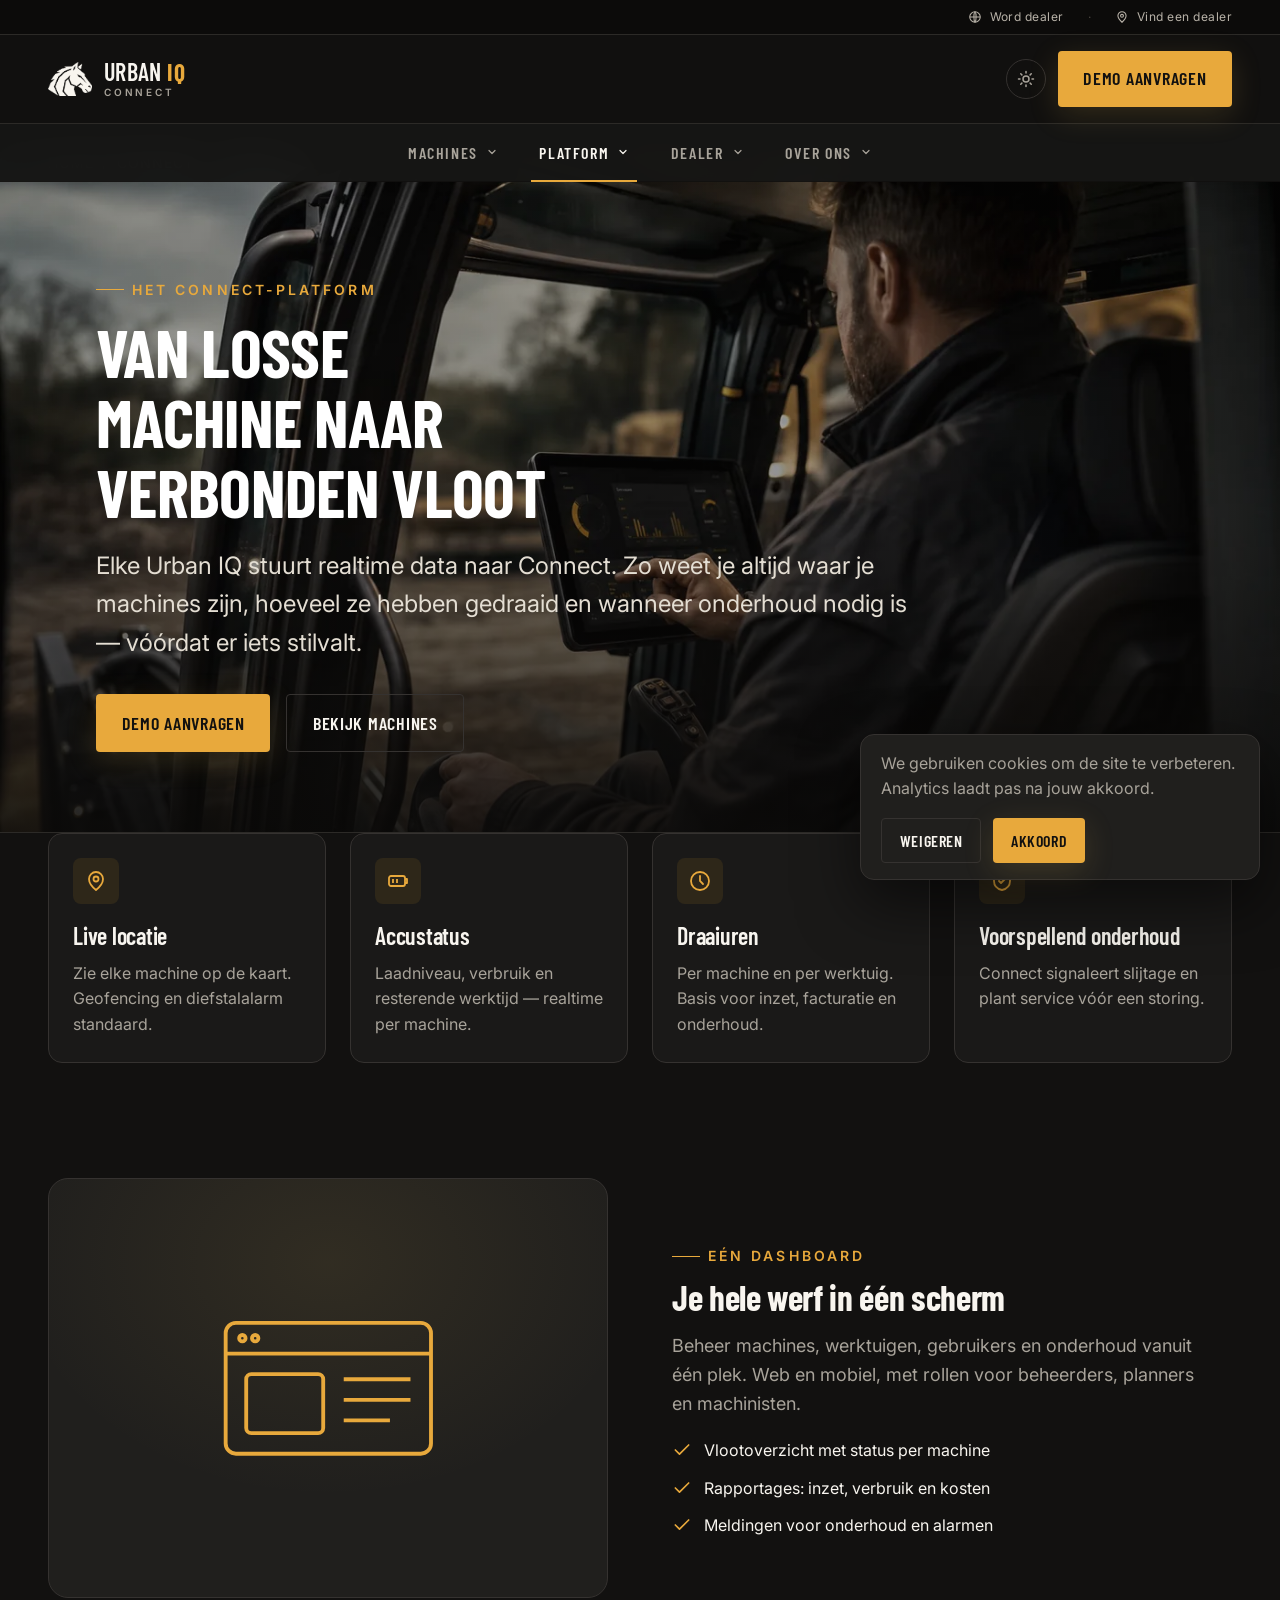
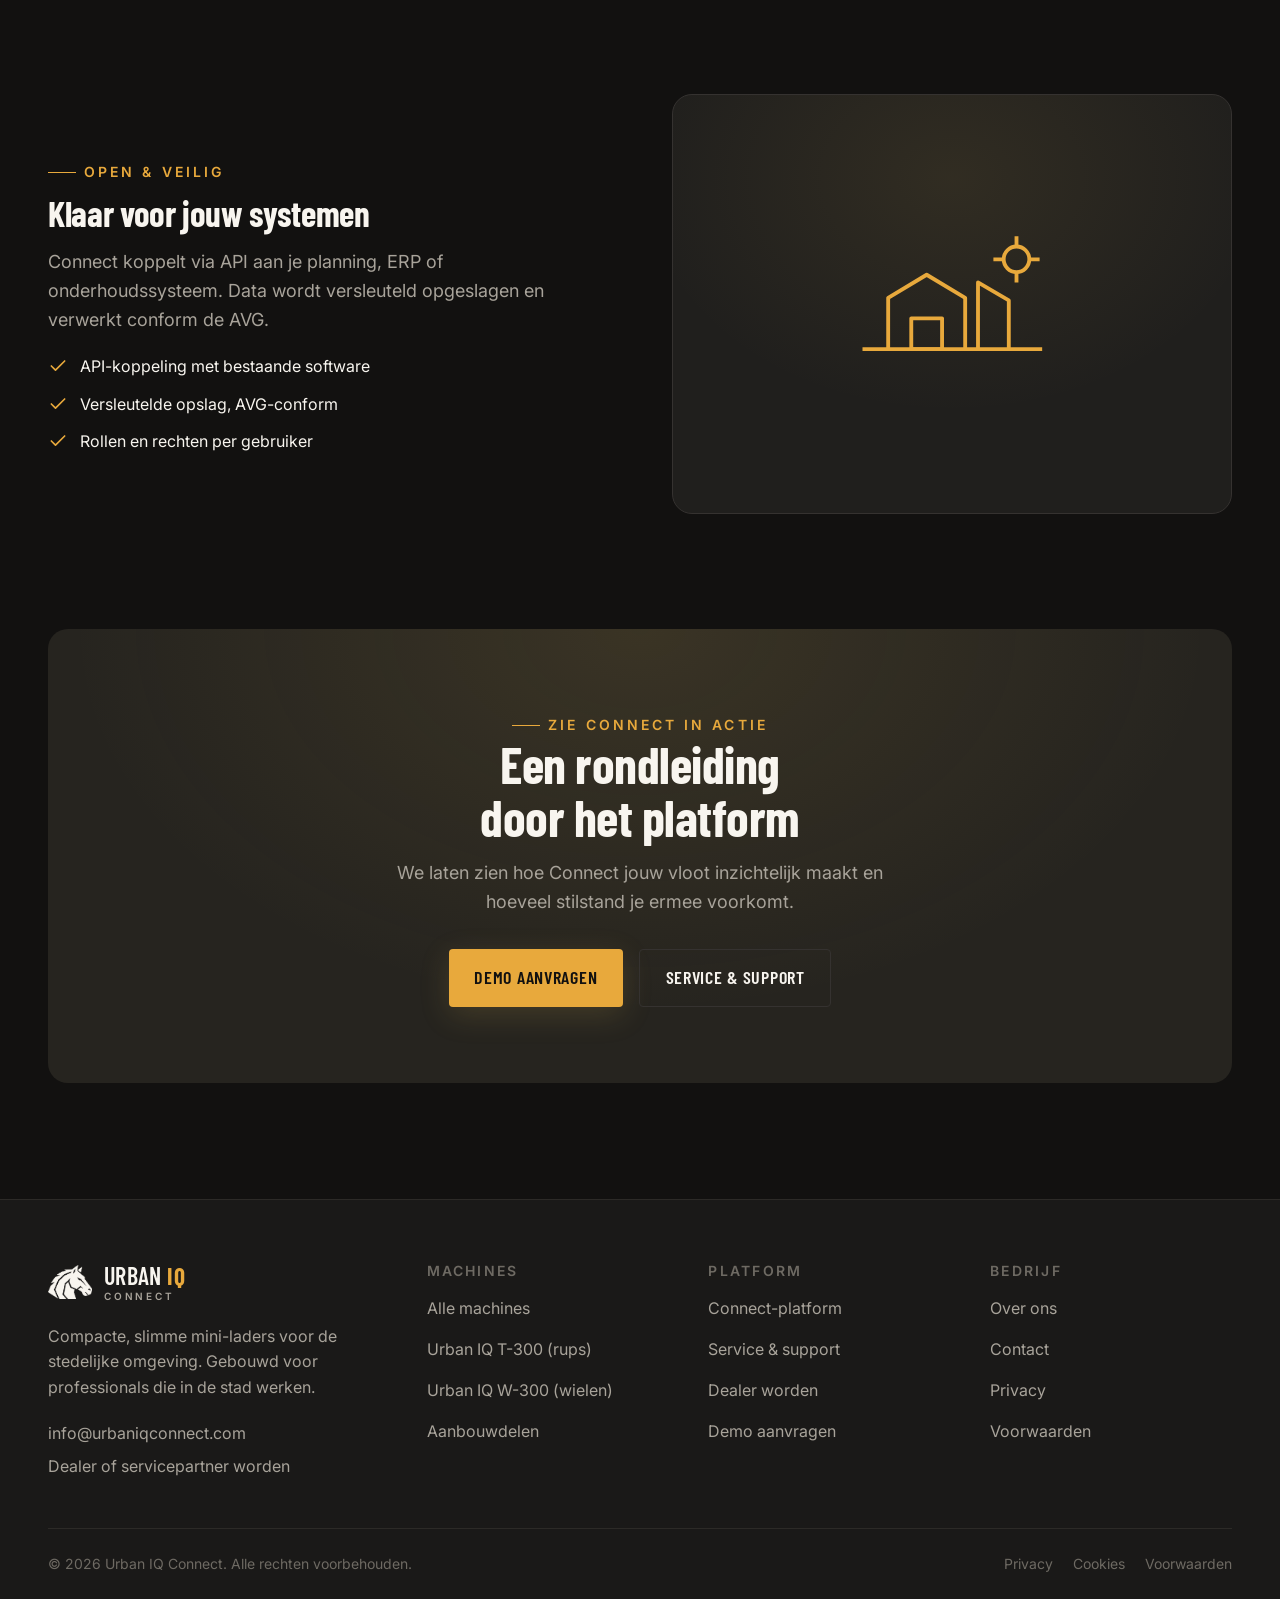
<file: connect.html>
<!doctype html>
<html lang="nl" data-theme="dark">
  <head>
    <meta charset="utf-8" />
    <meta name="viewport" content="width=device-width, initial-scale=1" />
    <title>Connect-platform — Urban IQ Connect</title>
    <meta name="description" content="Connect maakt van losse machines een verbonden vloot: live locatie, accustatus, draaiuren en voorspellend onderhoud in één dashboard." />
    <link rel="canonical" href="https://urbaniqconnect.com/connect.html" />
    <meta name="theme-color" content="#121110" />
    <link rel="preconnect" href="https://fonts.googleapis.com" />
    <link rel="preconnect" href="https://fonts.gstatic.com" crossorigin />
    <link href="https://fonts.googleapis.com/css2?family=Barlow+Condensed:wght@500;600;700&family=Inter:wght@400;500;600&display=swap" rel="stylesheet" />
    <link rel="stylesheet" href="css/tokens.css" />
    <link rel="stylesheet" href="css/base.css" />
    <link rel="stylesheet" href="css/components.css" />
    <link rel="stylesheet" href="css/layout.css" />
    <link rel="stylesheet" href="css/pages.css" />
    <link rel="icon" href="data:image/svg+xml,%3Csvg xmlns='http://www.w3.org/2000/svg' viewBox='0 0 32 32'%3E%3Crect width='32' height='32' rx='6' fill='%23121110'/%3E%3Cpath d='M9 22V10l7 5 7-5v12' fill='none' stroke='%23e8a93c' stroke-width='2.4' stroke-linejoin='round'/%3E%3C/svg%3E" />
  </head>
  <body>
    <a href="#main" class="sr-only">Naar hoofdinhoud</a>
    <div data-include="header"></div>

    <main id="main">
      <section class="page-hero page-hero--image">
        <div class="page-hero__media">
          <picture><source srcset="assets/connect-cab.webp" type="image/webp" /><img src="assets/connect-cab.jpg" alt="Operator met Connect-telemetrie op tablet in de cabine" loading="eager" /></picture>
        </div>
        <div class="wrap">
          <nav class="breadcrumb" aria-label="Kruimelpad"><a href="index.html">Home</a><span>/</span><span aria-current="page">Connect</span></nav>
          <div class="page-hero__inner">
            <span class="eyebrow">Het Connect-platform</span>
            <h1>Van losse machine naar verbonden vloot</h1>
            <p class="lead">Elke Urban IQ stuurt realtime data naar Connect. Zo weet je altijd waar je machines zijn, hoeveel ze hebben gedraaid en wanneer onderhoud nodig is — vóórdat er iets stilvalt.</p>
            <div class="page-hero__actions">
              <a class="btn btn--primary" href="contact.html">Demo aanvragen</a>
              <a class="btn btn--ghost" href="machines.html">Bekijk machines</a>
            </div>
          </div>
        </div>
      </section>

      <section class="section" style="padding-top:0">
        <div class="wrap">
          <div class="grid-4">
            <div class="card" data-reveal><span class="card__icon"><svg viewBox="0 0 24 24" fill="none" stroke="currentColor" stroke-width="1.8" stroke-linejoin="round"><path d="M12 21s-7-5.6-7-11a7 7 0 0 1 14 0c0 5.4-7 11-7 11z"/><circle cx="12" cy="10" r="2.5"/></svg></span><h3>Live locatie</h3><p>Zie elke machine op de kaart. Geofencing en diefstalalarm standaard.</p></div>
            <div class="card" data-reveal><span class="card__icon"><svg viewBox="0 0 24 24" fill="none" stroke="currentColor" stroke-width="1.8" stroke-linejoin="round"><rect x="3" y="7" width="16" height="10" rx="2"/><path d="M19 10h2v4h-2"/><path d="M7 10v4M11 10v4"/></svg></span><h3>Accustatus</h3><p>Laadniveau, verbruik en resterende werktijd — realtime per machine.</p></div>
            <div class="card" data-reveal><span class="card__icon"><svg viewBox="0 0 24 24" fill="none" stroke="currentColor" stroke-width="1.8" stroke-linecap="round"><circle cx="12" cy="12" r="9"/><path d="M12 7v5l3 3"/></svg></span><h3>Draaiuren</h3><p>Per machine en per werktuig. Basis voor inzet, facturatie en onderhoud.</p></div>
            <div class="card" data-reveal><span class="card__icon"><svg viewBox="0 0 24 24" fill="none" stroke="currentColor" stroke-width="1.8" stroke-linecap="round" stroke-linejoin="round"><path d="M12 3l8 4v5c0 5-3.5 8-8 9-4.5-1-8-4-8-9V7z"/><path d="M9 12l2 2 4-4"/></svg></span><h3>Voorspellend onderhoud</h3><p>Connect signaleert slijtage en plant service vóór een storing.</p></div>
          </div>
        </div>
      </section>

      <section class="section" style="padding-top:0">
        <div class="wrap">
          <div class="feature-row" data-reveal>
            <div class="feature-row__media feature-row__media--icon">
              <svg viewBox="0 0 200 150" fill="none" stroke="currentColor" stroke-width="3" stroke-linejoin="round" aria-hidden="true">
                <rect x="20" y="24" width="160" height="102" rx="8"/>
                <path d="M20 48h160"/>
                <rect x="36" y="64" width="60" height="46" rx="4"/>
                <path d="M112 68h52M112 84h52M112 100h36"/>
                <circle cx="33" cy="36" r="2.5"/><circle cx="43" cy="36" r="2.5"/>
              </svg>
            </div>
            <div>
              <span class="eyebrow">Eén dashboard</span>
              <h2>Je hele werf in één scherm</h2>
              <p>Beheer machines, werktuigen, gebruikers en onderhoud vanuit één plek. Web en mobiel, met rollen voor beheerders, planners en machinisten.</p>
              <ul class="feature-list">
                <li><svg viewBox="0 0 24 24" fill="none" stroke="currentColor" stroke-width="2" stroke-linecap="round" stroke-linejoin="round"><path d="M20 6L9 17l-5-5"/></svg> Vlootoverzicht met status per machine</li>
                <li><svg viewBox="0 0 24 24" fill="none" stroke="currentColor" stroke-width="2" stroke-linecap="round" stroke-linejoin="round"><path d="M20 6L9 17l-5-5"/></svg> Rapportages: inzet, verbruik en kosten</li>
                <li><svg viewBox="0 0 24 24" fill="none" stroke="currentColor" stroke-width="2" stroke-linecap="round" stroke-linejoin="round"><path d="M20 6L9 17l-5-5"/></svg> Meldingen voor onderhoud en alarmen</li>
              </ul>
            </div>
          </div>

          <div class="feature-row feature-row--flip" data-reveal>
            <div class="feature-row__media feature-row__media--icon">
              <svg viewBox="0 0 200 150" fill="none" stroke="currentColor" stroke-width="3" stroke-linejoin="round" aria-hidden="true">
                <path d="M30 110h140"/>
                <path d="M50 110V70l30-18 30 18v40" />
                <rect x="68" y="86" width="24" height="24"/>
                <path d="M120 110V58l24 14v38"/>
                <circle cx="150" cy="40" r="10"/><path d="M150 30v-8M150 50v8M140 40h-8M160 40h8"/>
              </svg>
            </div>
            <div>
              <span class="eyebrow">Open &amp; veilig</span>
              <h2>Klaar voor jouw systemen</h2>
              <p>Connect koppelt via API aan je planning, ERP of onderhoudssysteem. Data wordt versleuteld opgeslagen en verwerkt conform de AVG.</p>
              <ul class="feature-list">
                <li><svg viewBox="0 0 24 24" fill="none" stroke="currentColor" stroke-width="2" stroke-linecap="round" stroke-linejoin="round"><path d="M20 6L9 17l-5-5"/></svg> API-koppeling met bestaande software</li>
                <li><svg viewBox="0 0 24 24" fill="none" stroke="currentColor" stroke-width="2" stroke-linecap="round" stroke-linejoin="round"><path d="M20 6L9 17l-5-5"/></svg> Versleutelde opslag, AVG-conform</li>
                <li><svg viewBox="0 0 24 24" fill="none" stroke="currentColor" stroke-width="2" stroke-linecap="round" stroke-linejoin="round"><path d="M20 6L9 17l-5-5"/></svg> Rollen en rechten per gebruiker</li>
              </ul>
            </div>
          </div>
        </div>
      </section>

      <section class="section" style="padding-top:0">
        <div class="wrap">
          <div class="cta-band" data-reveal>
            <span class="eyebrow" style="justify-content:center">Zie Connect in actie</span>
            <h2>Een rondleiding door het platform</h2>
            <p>We laten zien hoe Connect jouw vloot inzichtelijk maakt en hoeveel stilstand je ermee voorkomt.</p>
            <div class="cta-band__actions">
              <a class="btn btn--primary" href="contact.html">Demo aanvragen</a>
              <a class="btn btn--ghost" href="service.html">Service &amp; support</a>
            </div>
          </div>
        </div>
      </section>
    </main>

    <div data-include="footer"></div>
    <script src="js/site.js"></script>
  </body>
</html>
</file>
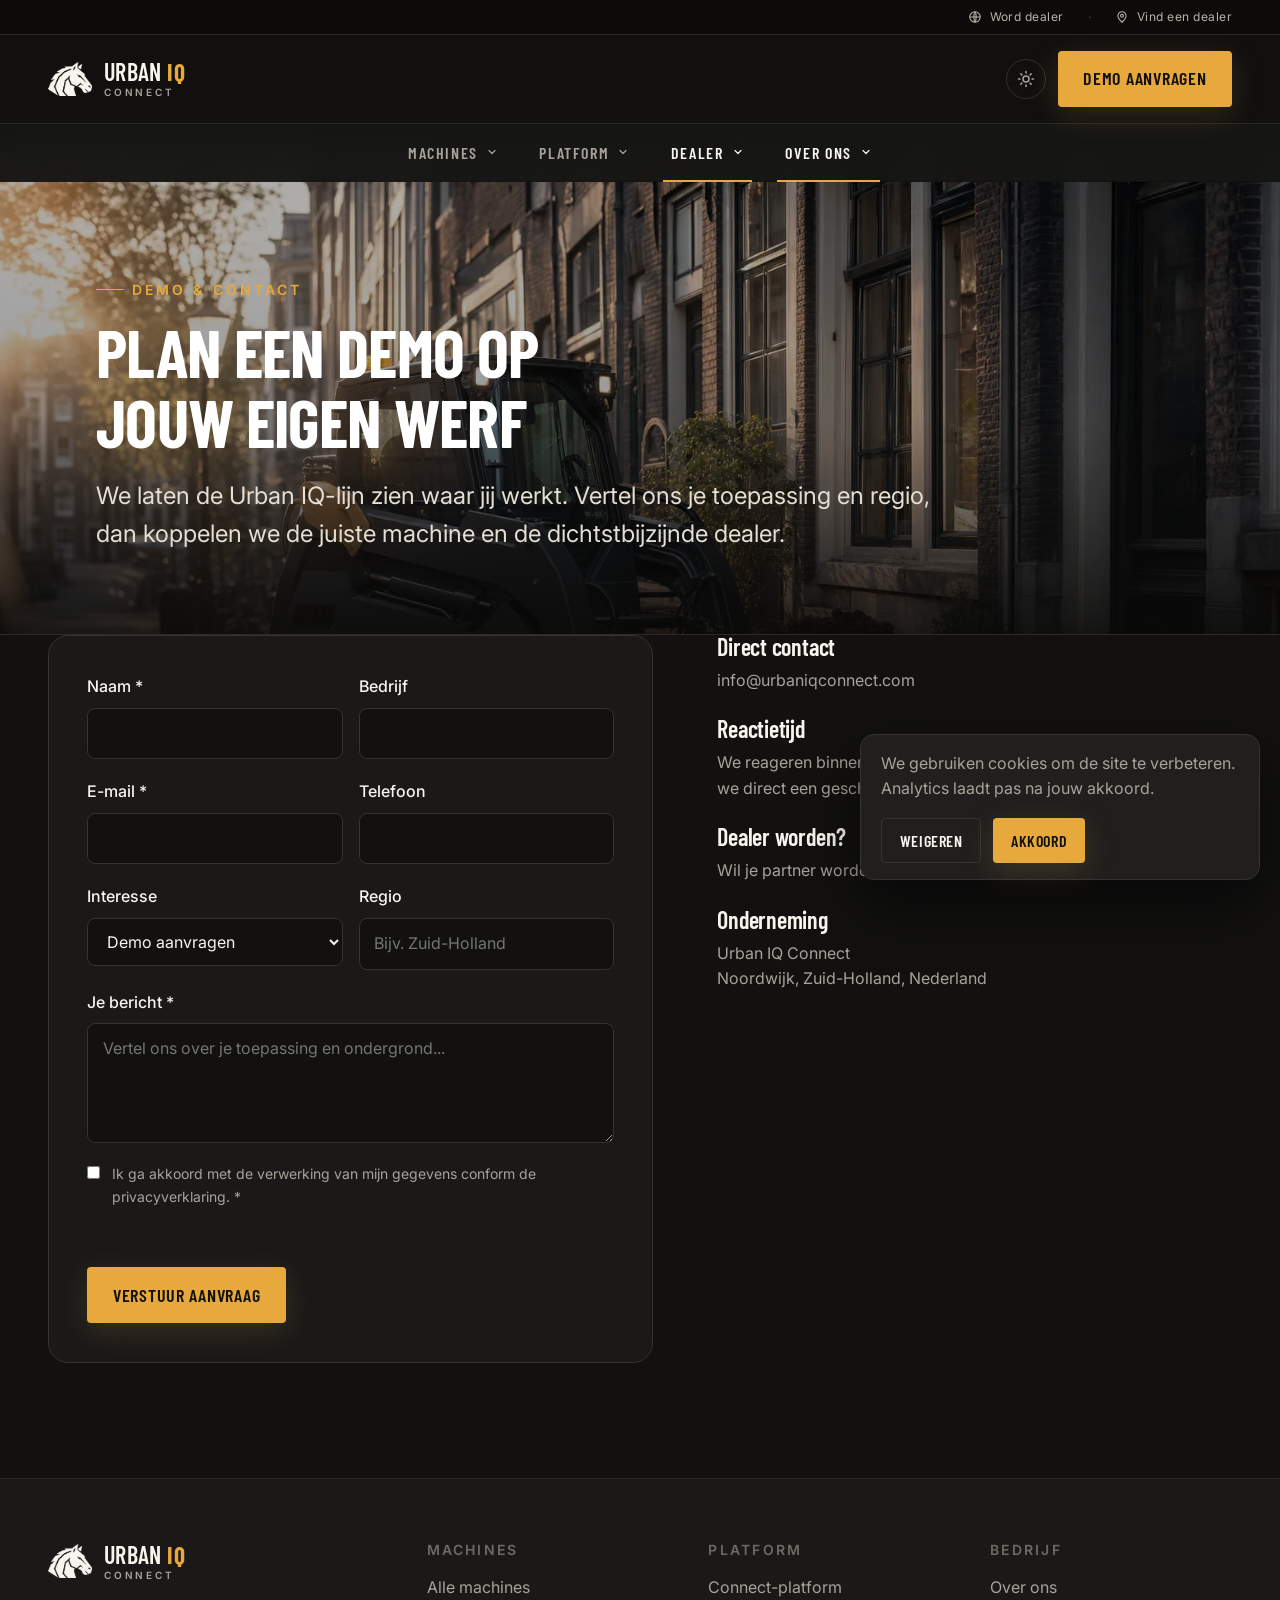
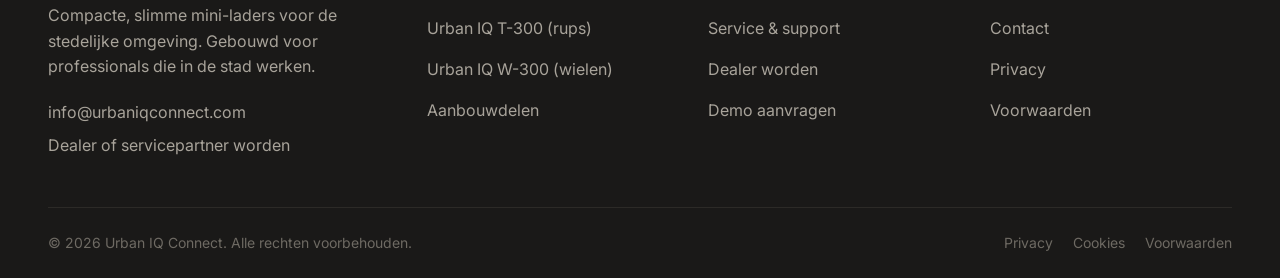
<file: contact.html>
<!doctype html>
<html lang="nl" data-theme="dark">
  <head>
    <meta charset="utf-8" />
    <meta name="viewport" content="width=device-width, initial-scale=1" />
    <title>Demo aanvragen &amp; contact — Urban IQ Connect</title>
    <meta name="description" content="Plan een demo op je eigen werf of stel je vraag. Vertel ons je toepassing en regio, dan koppelen we de juiste machine en dichtstbijzijnde dealer." />
    <link rel="canonical" href="https://urbaniqconnect.com/contact.html" />
    <meta name="theme-color" content="#121110" />
    <link rel="preconnect" href="https://fonts.googleapis.com" />
    <link rel="preconnect" href="https://fonts.gstatic.com" crossorigin />
    <link href="https://fonts.googleapis.com/css2?family=Barlow+Condensed:wght@500;600;700&family=Inter:wght@400;500;600&display=swap" rel="stylesheet" />
    <link rel="stylesheet" href="css/tokens.css" />
    <link rel="stylesheet" href="css/base.css" />
    <link rel="stylesheet" href="css/components.css" />
    <link rel="stylesheet" href="css/layout.css" />
    <link rel="stylesheet" href="css/pages.css" />
    <link rel="icon" href="data:image/svg+xml,%3Csvg xmlns='http://www.w3.org/2000/svg' viewBox='0 0 32 32'%3E%3Crect width='32' height='32' rx='6' fill='%23121110'/%3E%3Cpath d='M9 22V10l7 5 7-5v12' fill='none' stroke='%23e8a93c' stroke-width='2.4' stroke-linejoin='round'/%3E%3C/svg%3E" />
  </head>
  <body>
    <a href="#main" class="sr-only">Naar hoofdinhoud</a>
    <div data-include="header"></div>

    <main id="main">
      <section class="page-hero page-hero--image">
        <div class="page-hero__media">
          <picture><source srcset="assets/hero-city.webp" type="image/webp" /><img src="assets/hero-city.jpg" alt="Urban IQ mini-lader in de stad" loading="eager" /></picture>
        </div>
        <div class="wrap">
          <nav class="breadcrumb" aria-label="Kruimelpad"><a href="index.html">Home</a><span>/</span><span aria-current="page">Contact</span></nav>
          <div class="page-hero__inner">
            <span class="eyebrow">Demo &amp; contact</span>
            <h1>Plan een demo op jouw eigen werf</h1>
            <p class="lead">We laten de Urban IQ-lijn zien waar jij werkt. Vertel ons je toepassing en regio, dan koppelen we de juiste machine en de dichtstbijzijnde dealer.</p>
          </div>
        </div>
      </section>

      <section class="section" style="padding-top:0">
        <div class="wrap">
          <div class="contact-layout">
            <form class="form" data-contact-form novalidate aria-label="Contactformulier">
              <div class="form__row">
                <div class="field"><label for="c-naam">Naam *</label><input id="c-naam" name="naam" type="text" required /></div>
                <div class="field"><label for="c-bedrijf">Bedrijf</label><input id="c-bedrijf" name="bedrijf" type="text" /></div>
              </div>
              <div class="form__row">
                <div class="field"><label for="c-email">E-mail *</label><input id="c-email" name="email" type="email" required /></div>
                <div class="field"><label for="c-tel">Telefoon</label><input id="c-tel" name="telefoon" type="tel" /></div>
              </div>
              <div class="form__row">
                <div class="field">
                  <label for="c-interesse">Interesse</label>
                  <select id="c-interesse" name="interesse">
                    <option>Demo aanvragen</option>
                    <option>Offerte — T-300 (rups)</option>
                    <option>Offerte — W-300 (wielen)</option>
                    <option>Aanbouwdelen</option>
                    <option>Connect-platform</option>
                    <option>Service &amp; onderhoud</option>
                    <option>Anders</option>
                  </select>
                </div>
                <div class="field"><label for="c-regio">Regio</label><input id="c-regio" name="regio" type="text" placeholder="Bijv. Zuid-Holland" /></div>
              </div>
              <div class="field"><label for="c-bericht">Je bericht *</label><textarea id="c-bericht" name="bericht" required placeholder="Vertel ons over je toepassing en ondergrond..."></textarea></div>
              <div class="field field--check"><input id="c-akkoord" name="akkoord" type="checkbox" required /><label for="c-akkoord">Ik ga akkoord met de verwerking van mijn gegevens conform de <a href="privacy.html">privacyverklaring</a>. *</label></div>
              <p class="form-status" data-form-status aria-live="polite"></p>
              <button class="btn btn--primary" type="submit">Verstuur aanvraag</button>
            </form>
            <aside class="contact-aside">
              <div class="contact-aside__block">
                <h3>Direct contact</h3>
                <p><a href="mailto:info@urbaniqconnect.com">info@urbaniqconnect.com</a></p>
              </div>
              <div class="contact-aside__block">
                <h3>Reactietijd</h3>
                <p>We reageren binnen één werkdag. Bij een demo-aanvraag plannen we direct een geschikt moment in.</p>
              </div>
              <div class="contact-aside__block">
                <h3>Dealer worden?</h3>
                <p>Wil je partner worden in plaats van klant? <a href="dealer.html">Meld je aan als dealer →</a></p>
              </div>
              <div class="contact-aside__block">
                <h3>Onderneming</h3>
                <p>Urban IQ Connect<br />Noordwijk, Zuid-Holland, Nederland</p>
              </div>
            </aside>
          </div>
        </div>
      </section>
    </main>

    <div data-include="footer"></div>
    <script src="js/site.js"></script>
  </body>
</html>
</file>
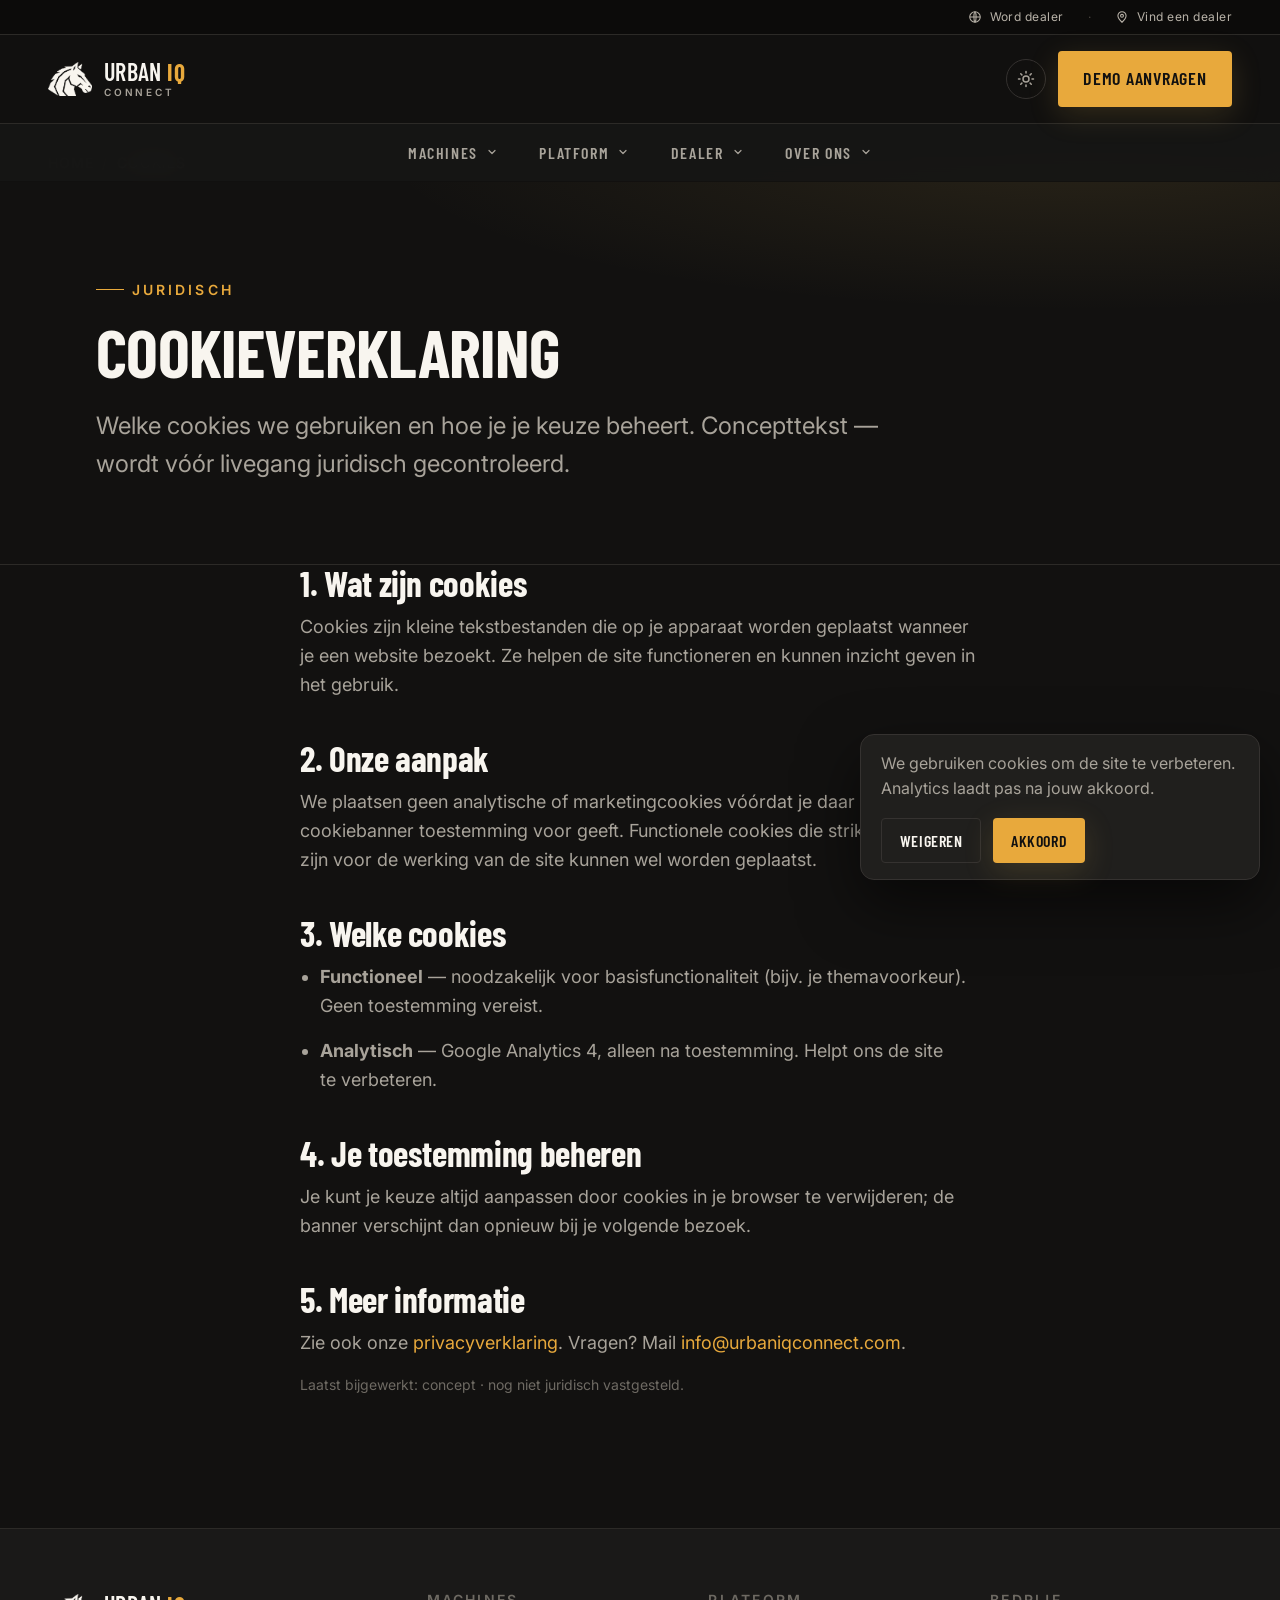
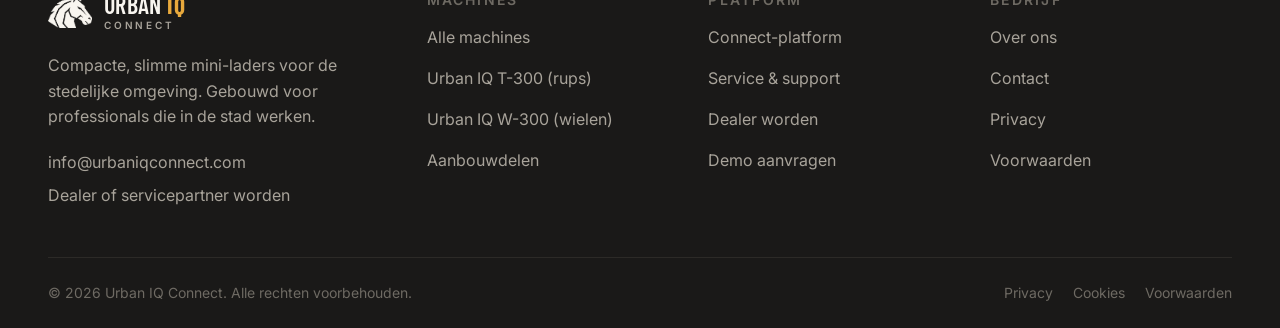
<file: cookies.html>
<!doctype html>
<html lang="nl" data-theme="dark">
  <head>
    <meta charset="utf-8" />
    <meta name="viewport" content="width=device-width, initial-scale=1" />
    <title>Cookieverklaring — Urban IQ Connect</title>
    <meta name="description" content="Cookieverklaring van Urban IQ Connect: welke cookies we gebruiken en hoe je je toestemming beheert." />
    <link rel="canonical" href="https://urbaniqconnect.com/cookies.html" />
    <meta name="robots" content="noindex" />
    <meta name="theme-color" content="#121110" />
    <link rel="preconnect" href="https://fonts.googleapis.com" />
    <link rel="preconnect" href="https://fonts.gstatic.com" crossorigin />
    <link href="https://fonts.googleapis.com/css2?family=Barlow+Condensed:wght@500;600;700&family=Inter:wght@400;500;600&display=swap" rel="stylesheet" />
    <link rel="stylesheet" href="css/tokens.css" />
    <link rel="stylesheet" href="css/base.css" />
    <link rel="stylesheet" href="css/components.css" />
    <link rel="stylesheet" href="css/layout.css" />
    <link rel="stylesheet" href="css/pages.css" />
    <link rel="icon" href="data:image/svg+xml,%3Csvg xmlns='http://www.w3.org/2000/svg' viewBox='0 0 32 32'%3E%3Crect width='32' height='32' rx='6' fill='%23121110'/%3E%3Cpath d='M9 22V10l7 5 7-5v12' fill='none' stroke='%23e8a93c' stroke-width='2.4' stroke-linejoin='round'/%3E%3C/svg%3E" />
  </head>
  <body>
    <a href="#main" class="sr-only">Naar hoofdinhoud</a>
    <div data-include="header"></div>

    <main id="main">
      <section class="page-hero">
        <div class="page-hero__bg"></div>
        <div class="wrap">
          <nav class="breadcrumb" aria-label="Kruimelpad"><a href="index.html">Home</a><span>/</span><span aria-current="page">Cookies</span></nav>
          <div class="page-hero__inner">
            <span class="eyebrow">Juridisch</span>
            <h1>Cookieverklaring</h1>
            <p class="lead">Welke cookies we gebruiken en hoe je je keuze beheert. Concepttekst — wordt vóór livegang juridisch gecontroleerd.</p>
          </div>
        </div>
      </section>

      <section class="section" style="padding-top:0">
        <div class="wrap">
          <div class="prose">
            <h2>1. Wat zijn cookies</h2>
            <p>Cookies zijn kleine tekstbestanden die op je apparaat worden geplaatst wanneer je een website bezoekt. Ze helpen de site functioneren en kunnen inzicht geven in het gebruik.</p>
            <h2>2. Onze aanpak</h2>
            <p>We plaatsen geen analytische of marketingcookies vóórdat je daar via de cookiebanner toestemming voor geeft. Functionele cookies die strikt noodzakelijk zijn voor de werking van de site kunnen wel worden geplaatst.</p>
            <h2>3. Welke cookies</h2>
            <ul>
              <li><strong>Functioneel</strong> — noodzakelijk voor basisfunctionaliteit (bijv. je themavoorkeur). Geen toestemming vereist.</li>
              <li><strong>Analytisch</strong> — Google Analytics 4, alleen na toestemming. Helpt ons de site te verbeteren.</li>
            </ul>
            <h2>4. Je toestemming beheren</h2>
            <p>Je kunt je keuze altijd aanpassen door cookies in je browser te verwijderen; de banner verschijnt dan opnieuw bij je volgende bezoek.</p>
            <h2>5. Meer informatie</h2>
            <p>Zie ook onze <a href="privacy.html">privacyverklaring</a>. Vragen? Mail <a href="mailto:info@urbaniqconnect.com">info@urbaniqconnect.com</a>.</p>
            <p style="font-size:var(--text-xs);color:var(--color-text-faint)">Laatst bijgewerkt: concept · nog niet juridisch vastgesteld.</p>
          </div>
        </div>
      </section>
    </main>

    <div data-include="footer"></div>
    <script src="js/site.js"></script>
  </body>
</html>
</file>
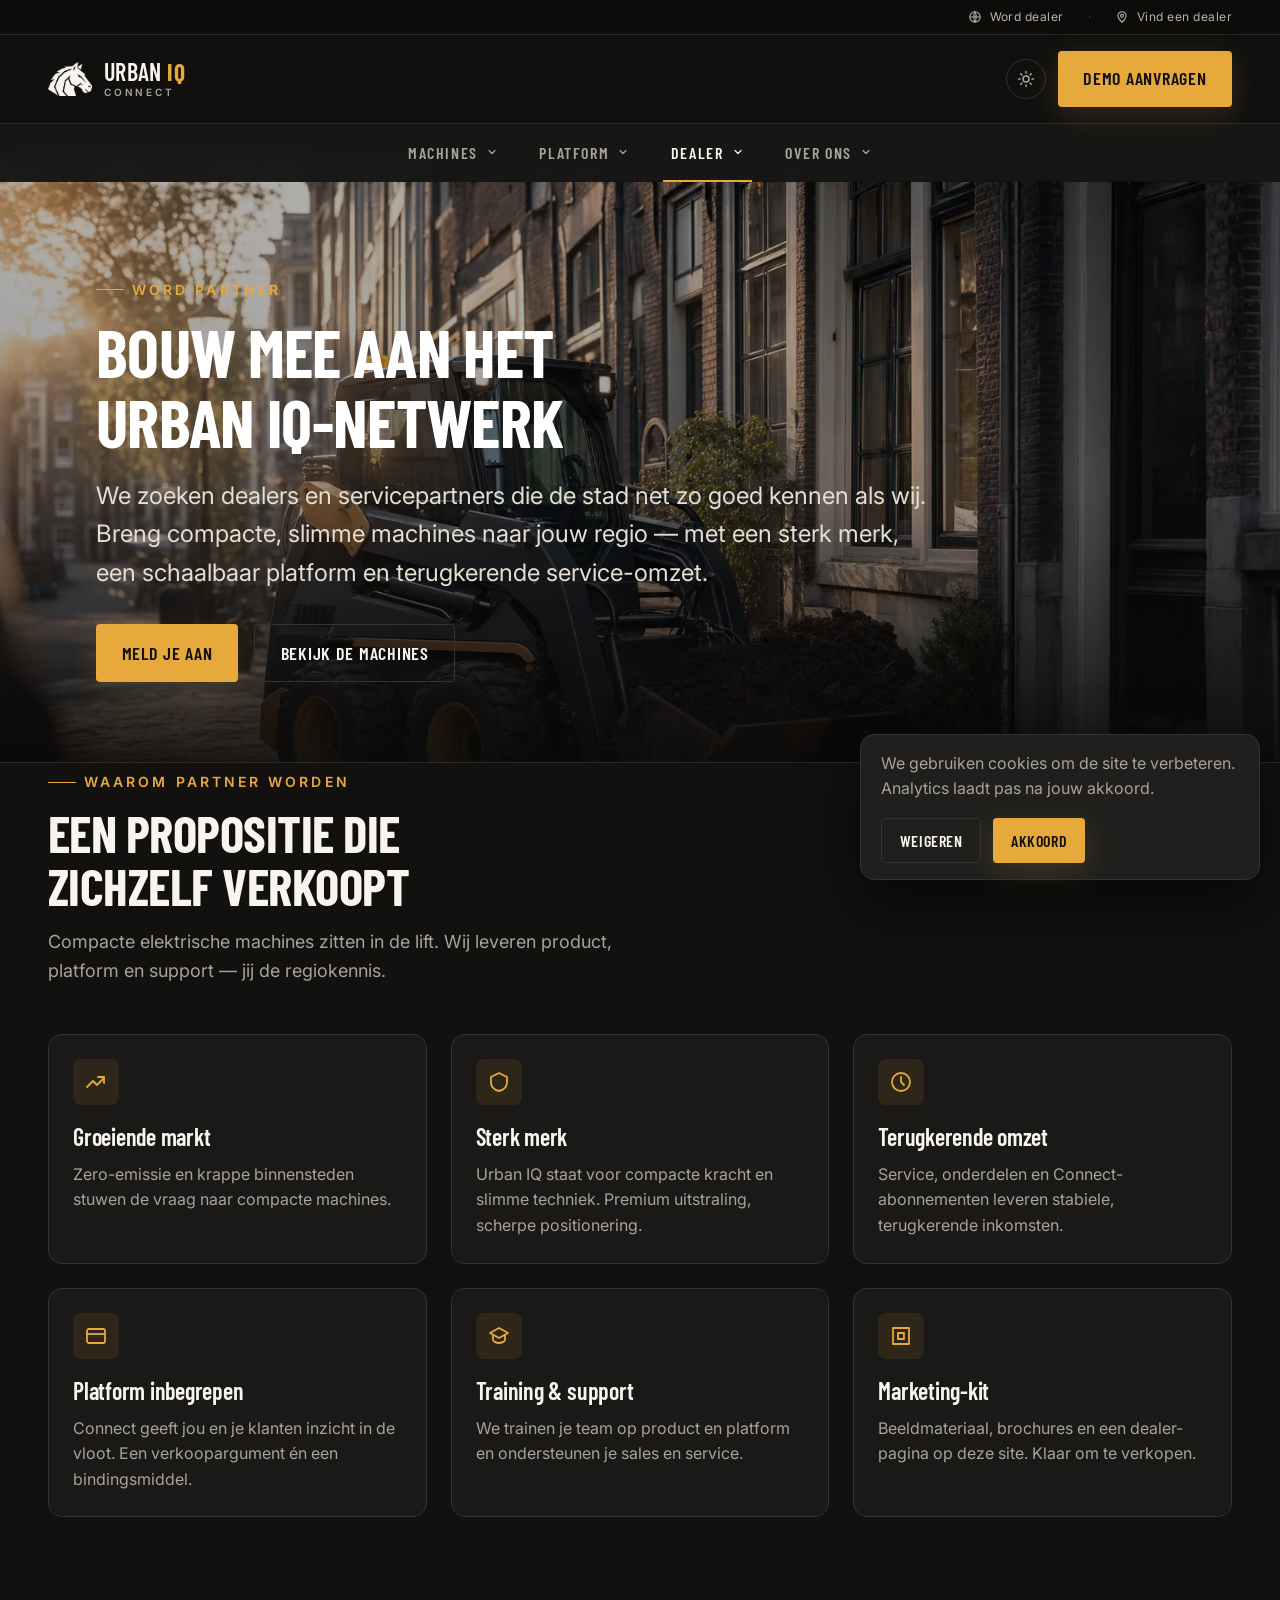
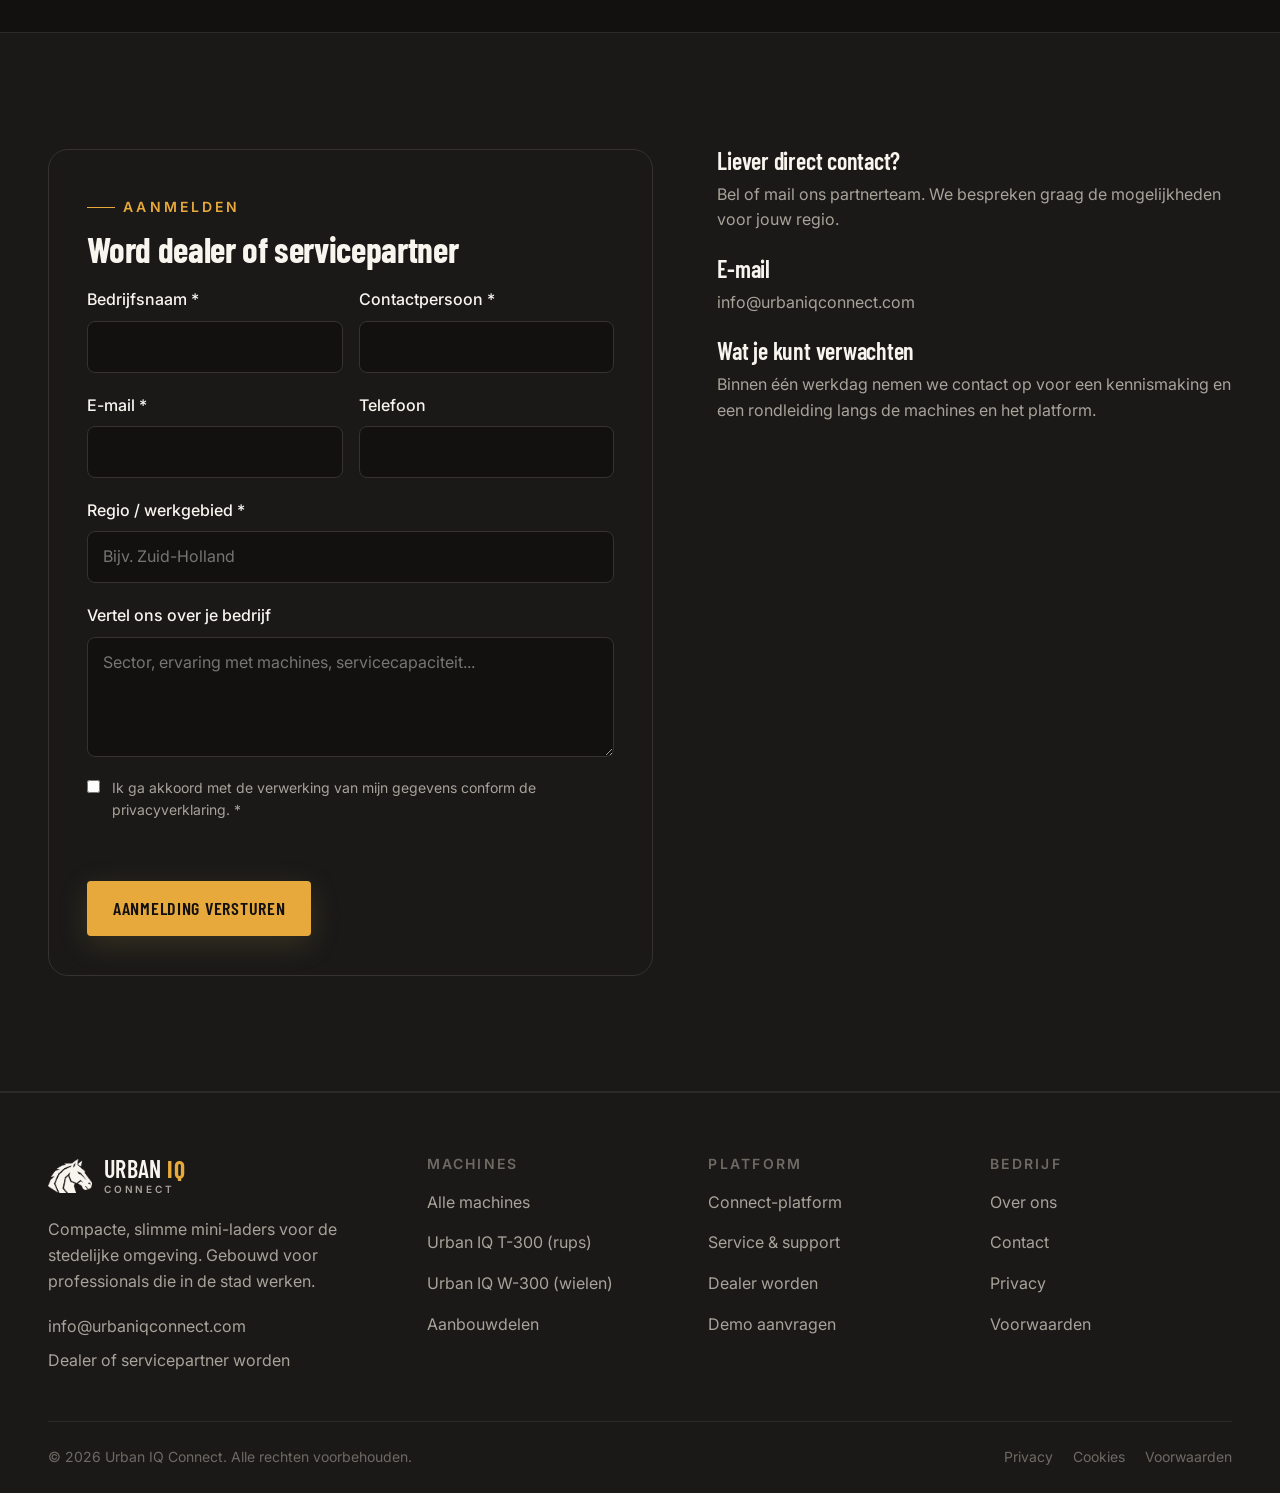
<file: dealer.html>
<!doctype html>
<html lang="nl" data-theme="dark">
  <head>
    <meta charset="utf-8" />
    <meta name="viewport" content="width=device-width, initial-scale=1" />
    <title>Dealer worden — Urban IQ Connect</title>
    <meta name="description" content="Word dealer of servicepartner van Urban IQ Connect en breng compacte, slimme machines naar jouw regio. Sterk merk, terugkerende service-omzet en Connect-platform." />
    <link rel="canonical" href="https://urbaniqconnect.com/dealer.html" />
    <meta name="theme-color" content="#121110" />
    <link rel="preconnect" href="https://fonts.googleapis.com" />
    <link rel="preconnect" href="https://fonts.gstatic.com" crossorigin />
    <link href="https://fonts.googleapis.com/css2?family=Barlow+Condensed:wght@500;600;700&family=Inter:wght@400;500;600&display=swap" rel="stylesheet" />
    <link rel="stylesheet" href="css/tokens.css" />
    <link rel="stylesheet" href="css/base.css" />
    <link rel="stylesheet" href="css/components.css" />
    <link rel="stylesheet" href="css/layout.css" />
    <link rel="stylesheet" href="css/pages.css" />
    <link rel="icon" href="data:image/svg+xml,%3Csvg xmlns='http://www.w3.org/2000/svg' viewBox='0 0 32 32'%3E%3Crect width='32' height='32' rx='6' fill='%23121110'/%3E%3Cpath d='M9 22V10l7 5 7-5v12' fill='none' stroke='%23e8a93c' stroke-width='2.4' stroke-linejoin='round'/%3E%3C/svg%3E" />
  </head>
  <body>
    <a href="#main" class="sr-only">Naar hoofdinhoud</a>
    <div data-include="header"></div>

    <main id="main">
      <section class="page-hero page-hero--image">
        <div class="page-hero__media">
          <picture><source srcset="assets/hero-city.webp" type="image/webp" /><img src="assets/hero-city.jpg" alt="Urban IQ machine in stedelijke omgeving" loading="eager" /></picture>
        </div>
        <div class="wrap">
          <nav class="breadcrumb" aria-label="Kruimelpad"><a href="index.html">Home</a><span>/</span><span aria-current="page">Dealer worden</span></nav>
          <div class="page-hero__inner">
            <span class="eyebrow">Word partner</span>
            <h1>Bouw mee aan het Urban IQ-netwerk</h1>
            <p class="lead">We zoeken dealers en servicepartners die de stad net zo goed kennen als wij. Breng compacte, slimme machines naar jouw regio — met een sterk merk, een schaalbaar platform en terugkerende service-omzet.</p>
            <div class="page-hero__actions">
              <a class="btn btn--primary" href="#aanmelden">Meld je aan</a>
              <a class="btn btn--ghost" href="machines.html">Bekijk de machines</a>
            </div>
          </div>
        </div>
      </section>

      <section class="section" style="padding-top:0">
        <div class="wrap">
          <div class="section-head" data-reveal>
            <div><span class="eyebrow">Waarom partner worden</span><h2>Een propositie die zichzelf verkoopt</h2></div>
            <p>Compacte elektrische machines zitten in de lift. Wij leveren product, platform en support — jij de regiokennis.</p>
          </div>
          <div class="grid-3">
            <div class="card" data-reveal><span class="card__icon"><svg viewBox="0 0 24 24" fill="none" stroke="currentColor" stroke-width="1.8" stroke-linecap="round" stroke-linejoin="round"><path d="M3 17l6-6 4 4 7-7"/><path d="M14 7h6v6"/></svg></span><h3>Groeiende markt</h3><p>Zero-emissie en krappe binnensteden stuwen de vraag naar compacte machines.</p></div>
            <div class="card" data-reveal><span class="card__icon"><svg viewBox="0 0 24 24" fill="none" stroke="currentColor" stroke-width="1.8" stroke-linejoin="round"><path d="M12 3l8 4v5c0 5-3.5 8-8 9-4.5-1-8-4-8-9V7z"/></svg></span><h3>Sterk merk</h3><p>Urban IQ staat voor compacte kracht en slimme techniek. Premium uitstraling, scherpe positionering.</p></div>
            <div class="card" data-reveal><span class="card__icon"><svg viewBox="0 0 24 24" fill="none" stroke="currentColor" stroke-width="1.8" stroke-linecap="round"><circle cx="12" cy="12" r="9"/><path d="M12 7v5l3 3"/></svg></span><h3>Terugkerende omzet</h3><p>Service, onderdelen en Connect-abonnementen leveren stabiele, terugkerende inkomsten.</p></div>
            <div class="card" data-reveal><span class="card__icon"><svg viewBox="0 0 24 24" fill="none" stroke="currentColor" stroke-width="1.8" stroke-linejoin="round"><rect x="3" y="5" width="18" height="14" rx="2"/><path d="M3 10h18"/></svg></span><h3>Platform inbegrepen</h3><p>Connect geeft jou en je klanten inzicht in de vloot. Een verkoopargument én een bindingsmiddel.</p></div>
            <div class="card" data-reveal><span class="card__icon"><svg viewBox="0 0 24 24" fill="none" stroke="currentColor" stroke-width="1.8" stroke-linecap="round" stroke-linejoin="round"><path d="M12 14l9-5-9-5-9 5z"/><path d="M6 11v5c0 1 3 3 6 3s6-2 6-3v-5"/></svg></span><h3>Training &amp; support</h3><p>We trainen je team op product en platform en ondersteunen je sales en service.</p></div>
            <div class="card" data-reveal><span class="card__icon"><svg viewBox="0 0 24 24" fill="none" stroke="currentColor" stroke-width="1.8" stroke-linecap="round" stroke-linejoin="round"><path d="M4 4h16v16H4z"/><path d="M9 9h6v6H9z"/></svg></span><h3>Marketing-kit</h3><p>Beeldmateriaal, brochures en een dealer-pagina op deze site. Klaar om te verkopen.</p></div>
          </div>
        </div>
      </section>

      <!-- AANMELDEN -->
      <section class="section usp" id="aanmelden">
        <div class="wrap">
          <div class="contact-layout">
            <form class="form" data-contact-form novalidate aria-label="Aanmelden als dealer">
              <div>
                <span class="eyebrow">Aanmelden</span>
                <h2 style="font-size:var(--text-xl);font-weight:700;margin-top:var(--space-3)">Word dealer of servicepartner</h2>
              </div>
              <div class="form__row">
                <div class="field"><label for="d-bedrijf">Bedrijfsnaam *</label><input id="d-bedrijf" name="bedrijf" type="text" required /></div>
                <div class="field"><label for="d-naam">Contactpersoon *</label><input id="d-naam" name="naam" type="text" required /></div>
              </div>
              <div class="form__row">
                <div class="field"><label for="d-email">E-mail *</label><input id="d-email" name="email" type="email" required /></div>
                <div class="field"><label for="d-tel">Telefoon</label><input id="d-tel" name="telefoon" type="tel" /></div>
              </div>
              <div class="field"><label for="d-regio">Regio / werkgebied *</label><input id="d-regio" name="regio" type="text" required placeholder="Bijv. Zuid-Holland" /></div>
              <div class="field"><label for="d-bericht">Vertel ons over je bedrijf</label><textarea id="d-bericht" name="bericht" placeholder="Sector, ervaring met machines, servicecapaciteit..."></textarea></div>
              <div class="field field--check"><input id="d-akkoord" name="akkoord" type="checkbox" required /><label for="d-akkoord">Ik ga akkoord met de verwerking van mijn gegevens conform de <a href="privacy.html">privacyverklaring</a>. *</label></div>
              <p class="form-status" data-form-status aria-live="polite"></p>
              <button class="btn btn--primary" type="submit">Aanmelding versturen</button>
            </form>
            <aside class="contact-aside">
              <div class="contact-aside__block">
                <h3>Liever direct contact?</h3>
                <p>Bel of mail ons partnerteam. We bespreken graag de mogelijkheden voor jouw regio.</p>
              </div>
              <div class="contact-aside__block">
                <h3>E-mail</h3>
                <p><a href="mailto:info@urbaniqconnect.com">info@urbaniqconnect.com</a></p>
              </div>
              <div class="contact-aside__block">
                <h3>Wat je kunt verwachten</h3>
                <p>Binnen één werkdag nemen we contact op voor een kennismaking en een rondleiding langs de machines en het platform.</p>
              </div>
            </aside>
          </div>
        </div>
      </section>
    </main>

    <div data-include="footer"></div>
    <script src="js/site.js"></script>
  </body>
</html>
</file>
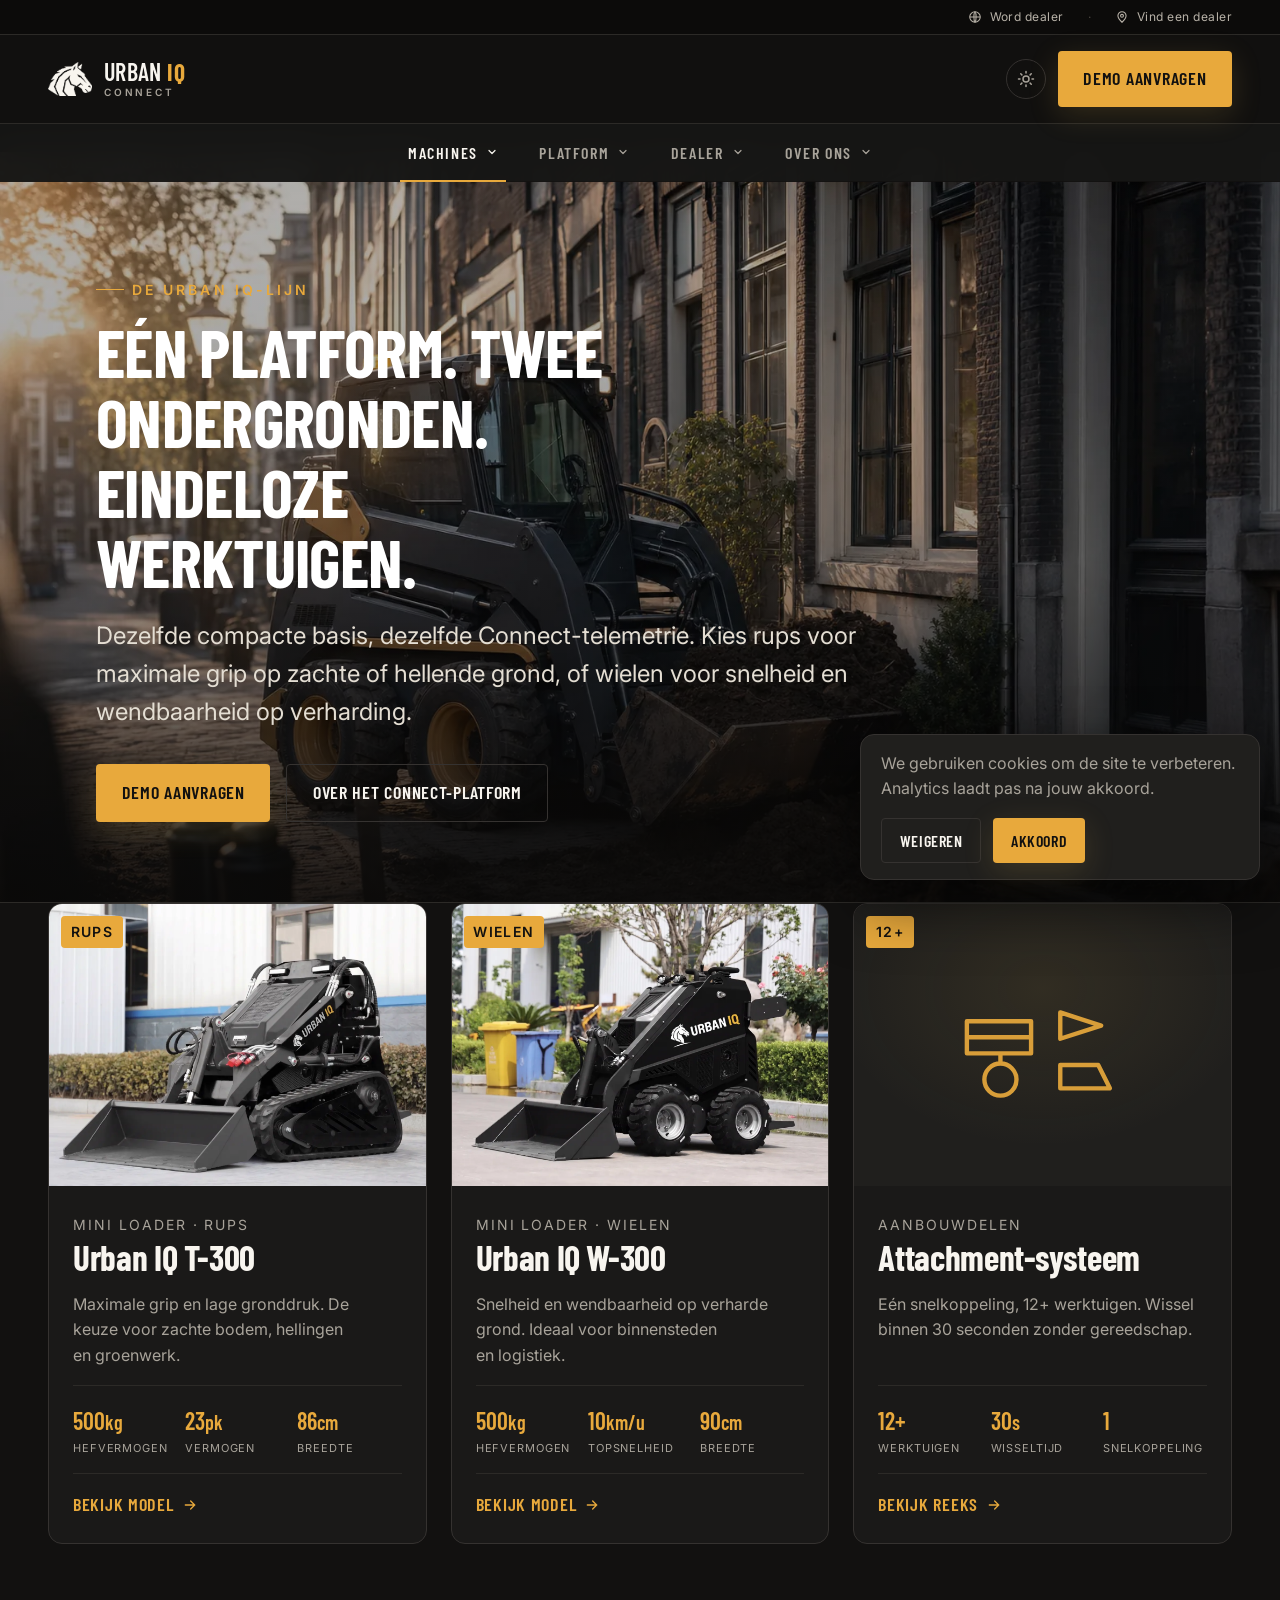
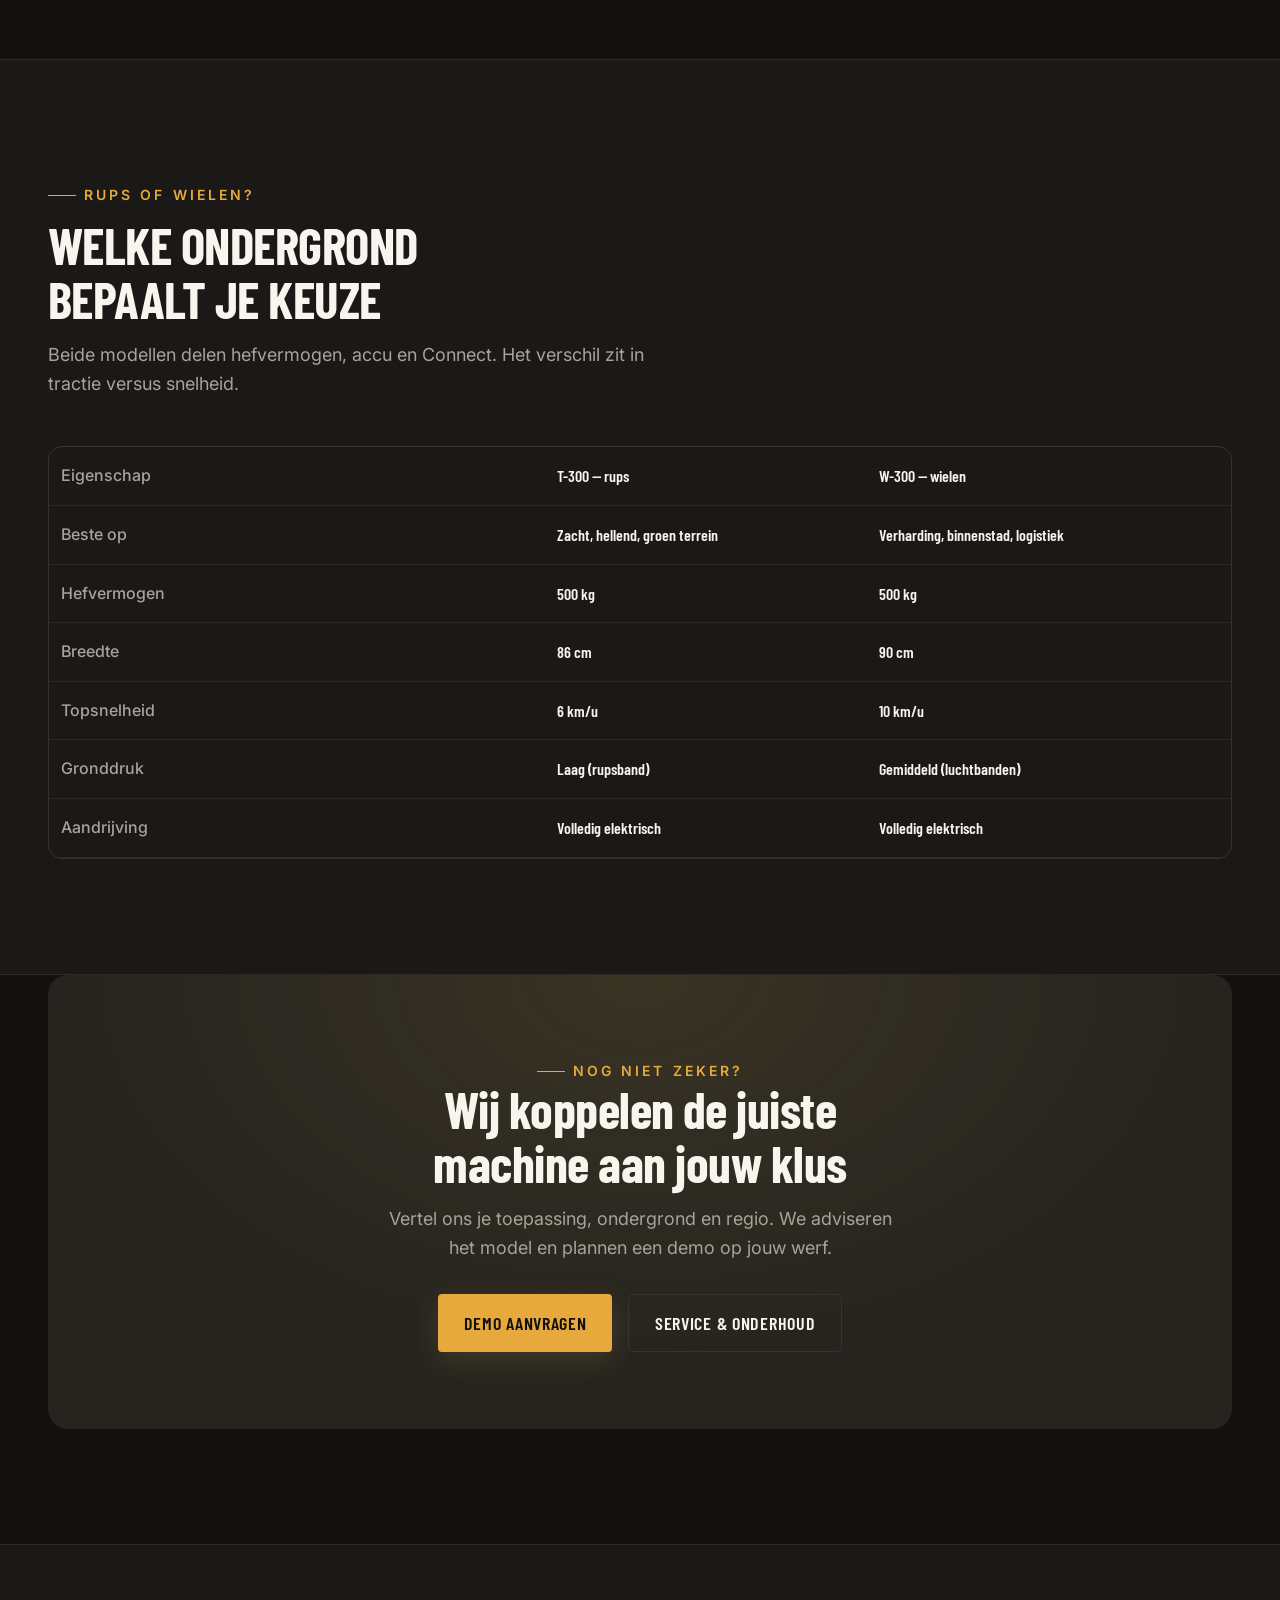
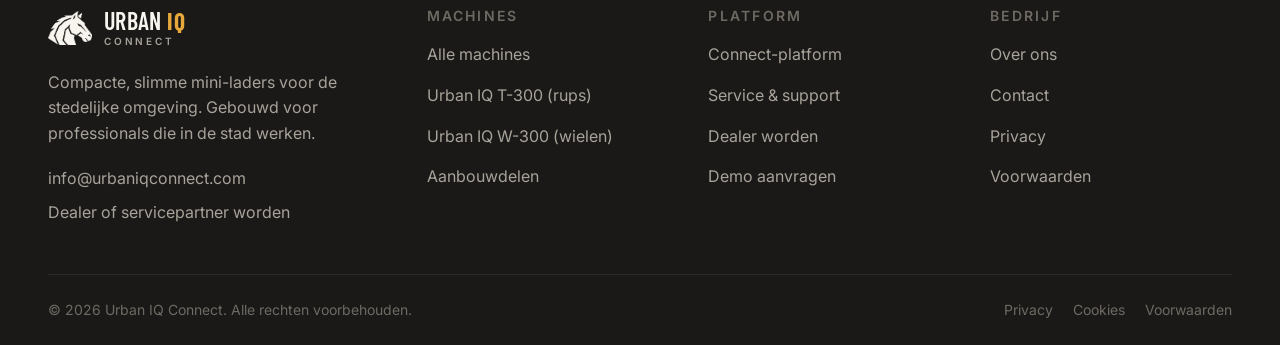
<file: machines.html>
<!doctype html>
<html lang="nl" data-theme="dark">
  <head>
    <meta charset="utf-8" />
    <meta name="viewport" content="width=device-width, initial-scale=1" />
    <title>Machines — Urban IQ Connect</title>
    <meta name="description" content="De Urban IQ-lijn: mini skid-steer loaders op rupsbanden (T-300) en wielen (W-300), plus een attachment-systeem met 12+ werktuigen. Compacte kracht voor de stad." />
    <link rel="canonical" href="https://urbaniqconnect.com/machines.html" />
    <meta name="theme-color" content="#121110" />
    <link rel="preconnect" href="https://fonts.googleapis.com" />
    <link rel="preconnect" href="https://fonts.gstatic.com" crossorigin />
    <link href="https://fonts.googleapis.com/css2?family=Barlow+Condensed:wght@500;600;700&family=Inter:wght@400;500;600&display=swap" rel="stylesheet" />
    <link rel="stylesheet" href="css/tokens.css" />
    <link rel="stylesheet" href="css/base.css" />
    <link rel="stylesheet" href="css/components.css" />
    <link rel="stylesheet" href="css/layout.css" />
    <link rel="stylesheet" href="css/pages.css" />
    <link rel="icon" href="data:image/svg+xml,%3Csvg xmlns='http://www.w3.org/2000/svg' viewBox='0 0 32 32'%3E%3Crect width='32' height='32' rx='6' fill='%23121110'/%3E%3Cpath d='M9 22V10l7 5 7-5v12' fill='none' stroke='%23e8a93c' stroke-width='2.4' stroke-linejoin='round'/%3E%3C/svg%3E" />
  </head>
  <body>
    <a href="#main" class="sr-only">Naar hoofdinhoud</a>
    <div data-include="header"></div>

    <main id="main">
      <section class="page-hero page-hero--image">
        <div class="page-hero__media">
          <picture><source srcset="assets/hero-city.webp" type="image/webp" /><img src="assets/hero-city.jpg" alt="Urban IQ mini-lader aan het werk in de stad" loading="eager" /></picture>
        </div>
        <div class="wrap">
          <nav class="breadcrumb" aria-label="Kruimelpad"><a href="index.html">Home</a><span>/</span><span aria-current="page">Machines</span></nav>
          <div class="page-hero__inner">
            <span class="eyebrow">De Urban IQ-lijn</span>
            <h1>Eén platform. Twee ondergronden. Eindeloze werktuigen.</h1>
            <p class="lead">Dezelfde compacte basis, dezelfde Connect-telemetrie. Kies rups voor maximale grip op zachte of hellende grond, of wielen voor snelheid en wendbaarheid op verharding.</p>
            <div class="page-hero__actions">
              <a class="btn btn--primary" href="contact.html">Demo aanvragen</a>
              <a class="btn btn--ghost" href="connect.html">Over het Connect-platform</a>
            </div>
          </div>
        </div>
      </section>

      <section class="section" style="padding-top:0">
        <div class="wrap">
          <div class="machine-grid">
            <article class="machine" data-reveal>
              <div class="machine__media">
                <span class="machine__tag">Rups</span>
                <picture><source srcset="assets/machine-tracks.webp" type="image/webp" /><img src="assets/machine-tracks.jpg" alt="Urban IQ T-300 mini loader op rupsbanden" loading="lazy" /></picture>
              </div>
              <div class="machine__body">
                <div><span class="machine__class">Mini loader · rups</span><h3 class="machine__name">Urban IQ T-300</h3></div>
                <p style="font-size:var(--text-sm);color:var(--color-text-muted)">Maximale grip en lage gronddruk. De keuze voor zachte bodem, hellingen en groenwerk.</p>
                <div class="specs">
                  <div><div class="spec__val">500<small>kg</small></div><div class="spec__key">Hefvermogen</div></div>
                  <div><div class="spec__val">23<small>pk</small></div><div class="spec__key">Vermogen</div></div>
                  <div><div class="spec__val">86<small>cm</small></div><div class="spec__key">Breedte</div></div>
                </div>
                <a class="machine__cta" href="t-300.html">Bekijk model <svg width="16" height="16" viewBox="0 0 24 24" fill="none" stroke="currentColor" stroke-width="2" stroke-linecap="round"><path d="M5 12h14M13 6l6 6-6 6"/></svg></a>
              </div>
            </article>
            <article class="machine" data-reveal>
              <div class="machine__media">
                <span class="machine__tag">Wielen</span>
                <picture><source srcset="assets/machine-wheels.webp" type="image/webp" /><img src="assets/machine-wheels.jpg" alt="Urban IQ W-300 mini loader op wielen" loading="lazy" /></picture>
              </div>
              <div class="machine__body">
                <div><span class="machine__class">Mini loader · wielen</span><h3 class="machine__name">Urban IQ W-300</h3></div>
                <p style="font-size:var(--text-sm);color:var(--color-text-muted)">Snelheid en wendbaarheid op verharde grond. Ideaal voor binnensteden en logistiek.</p>
                <div class="specs">
                  <div><div class="spec__val">500<small>kg</small></div><div class="spec__key">Hefvermogen</div></div>
                  <div><div class="spec__val">10<small>km/u</small></div><div class="spec__key">Topsnelheid</div></div>
                  <div><div class="spec__val">90<small>cm</small></div><div class="spec__key">Breedte</div></div>
                </div>
                <a class="machine__cta" href="w-300.html">Bekijk model <svg width="16" height="16" viewBox="0 0 24 24" fill="none" stroke="currentColor" stroke-width="2" stroke-linecap="round"><path d="M5 12h14M13 6l6 6-6 6"/></svg></a>
              </div>
            </article>
            <article class="machine" data-reveal>
              <div class="machine__media">
                <span class="machine__tag">12+</span>
                <svg viewBox="0 0 160 120" fill="none" stroke="currentColor" stroke-width="3" aria-hidden="true">
                  <path d="M28 44h44v22H28zM28 55h44" stroke-linejoin="round"/>
                  <path d="M92 38l28 9-28 9z" stroke-linejoin="round"/>
                  <path d="M40 84a11 11 0 1 0 22 0a11 11 0 1 0-22 0M51 73v-7" stroke-linejoin="round"/>
                  <path d="M92 74h26l8 16H92z" stroke-linejoin="round"/>
                </svg>
              </div>
              <div class="machine__body">
                <div><span class="machine__class">Aanbouwdelen</span><h3 class="machine__name">Attachment-systeem</h3></div>
                <p style="font-size:var(--text-sm);color:var(--color-text-muted)">Eén snelkoppeling, 12+ werktuigen. Wissel binnen 30 seconden zonder gereedschap.</p>
                <div class="specs">
                  <div><div class="spec__val">12+</div><div class="spec__key">Werktuigen</div></div>
                  <div><div class="spec__val">30<small>s</small></div><div class="spec__key">Wisseltijd</div></div>
                  <div><div class="spec__val">1</div><div class="spec__key">Snelkoppeling</div></div>
                </div>
                <a class="machine__cta" href="aanbouwdelen.html">Bekijk reeks <svg width="16" height="16" viewBox="0 0 24 24" fill="none" stroke="currentColor" stroke-width="2" stroke-linecap="round"><path d="M5 12h14M13 6l6 6-6 6"/></svg></a>
              </div>
            </article>
          </div>
        </div>
      </section>

      <!-- VERGELIJKING T-300 vs W-300 -->
      <section class="section usp">
        <div class="wrap">
          <div class="section-head" data-reveal>
            <div><span class="eyebrow">Rups of wielen?</span><h2>Welke ondergrond bepaalt je keuze</h2></div>
            <p>Beide modellen delen hefvermogen, accu en Connect. Het verschil zit in tractie versus snelheid.</p>
          </div>
          <div class="card" style="padding:0;overflow:hidden" data-reveal>
            <table class="spec-table" style="margin:0">
              <tr><th>Eigenschap</th><td>T-300 — rups</td><td>W-300 — wielen</td></tr>
              <tr><th>Beste op</th><td>Zacht, hellend, groen terrein</td><td>Verharding, binnenstad, logistiek</td></tr>
              <tr><th>Hefvermogen</th><td>500 kg</td><td>500 kg</td></tr>
              <tr><th>Breedte</th><td>86 cm</td><td>90 cm</td></tr>
              <tr><th>Topsnelheid</th><td>6 km/u</td><td>10 km/u</td></tr>
              <tr><th>Gronddruk</th><td>Laag (rupsband)</td><td>Gemiddeld (luchtbanden)</td></tr>
              <tr><th>Aandrijving</th><td>Volledig elektrisch</td><td>Volledig elektrisch</td></tr>
            </table>
          </div>
        </div>
      </section>

      <section class="section" style="padding-top:0">
        <div class="wrap">
          <div class="cta-band" data-reveal>
            <span class="eyebrow" style="justify-content:center">Nog niet zeker?</span>
            <h2>Wij koppelen de juiste machine aan jouw klus</h2>
            <p>Vertel ons je toepassing, ondergrond en regio. We adviseren het model en plannen een demo op jouw werf.</p>
            <div class="cta-band__actions">
              <a class="btn btn--primary" href="contact.html">Demo aanvragen</a>
              <a class="btn btn--ghost" href="service.html">Service &amp; onderhoud</a>
            </div>
          </div>
        </div>
      </section>
    </main>

    <div data-include="footer"></div>
    <script src="js/site.js"></script>
  </body>
</html>
</file>
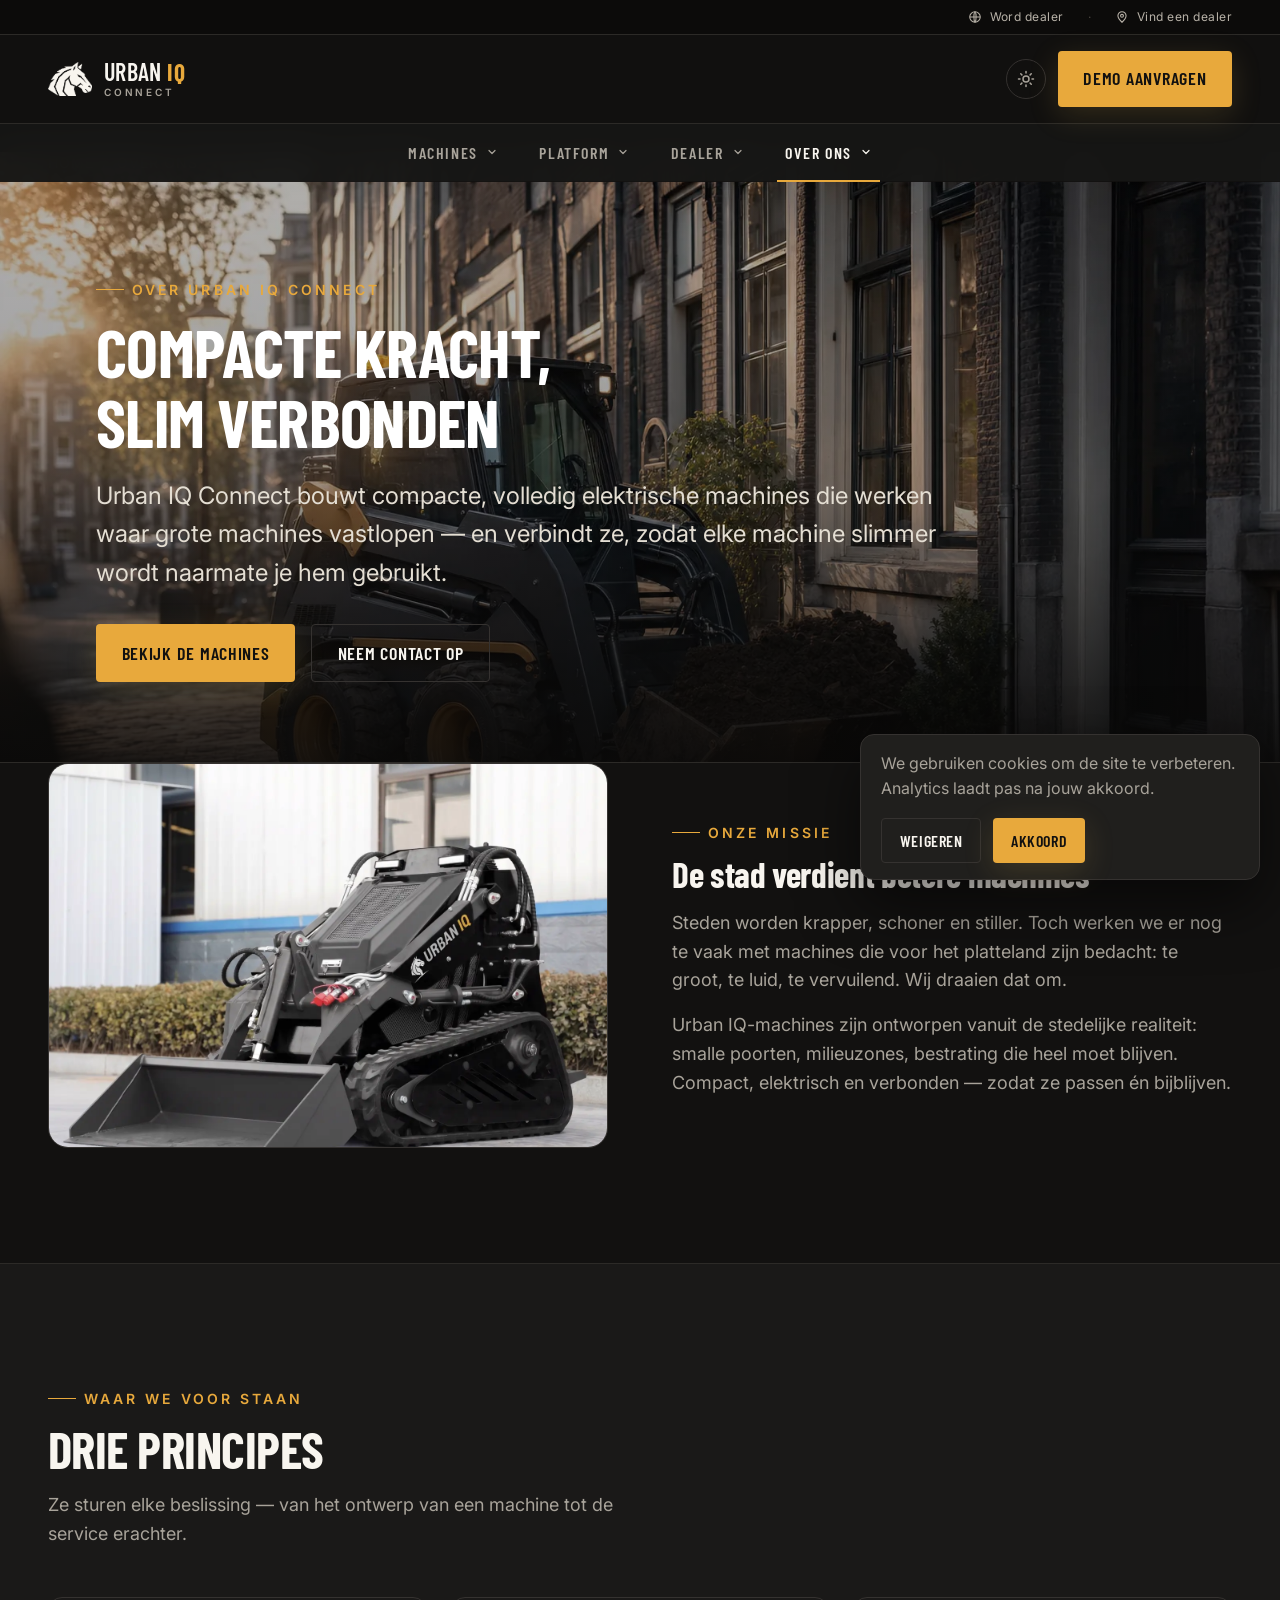
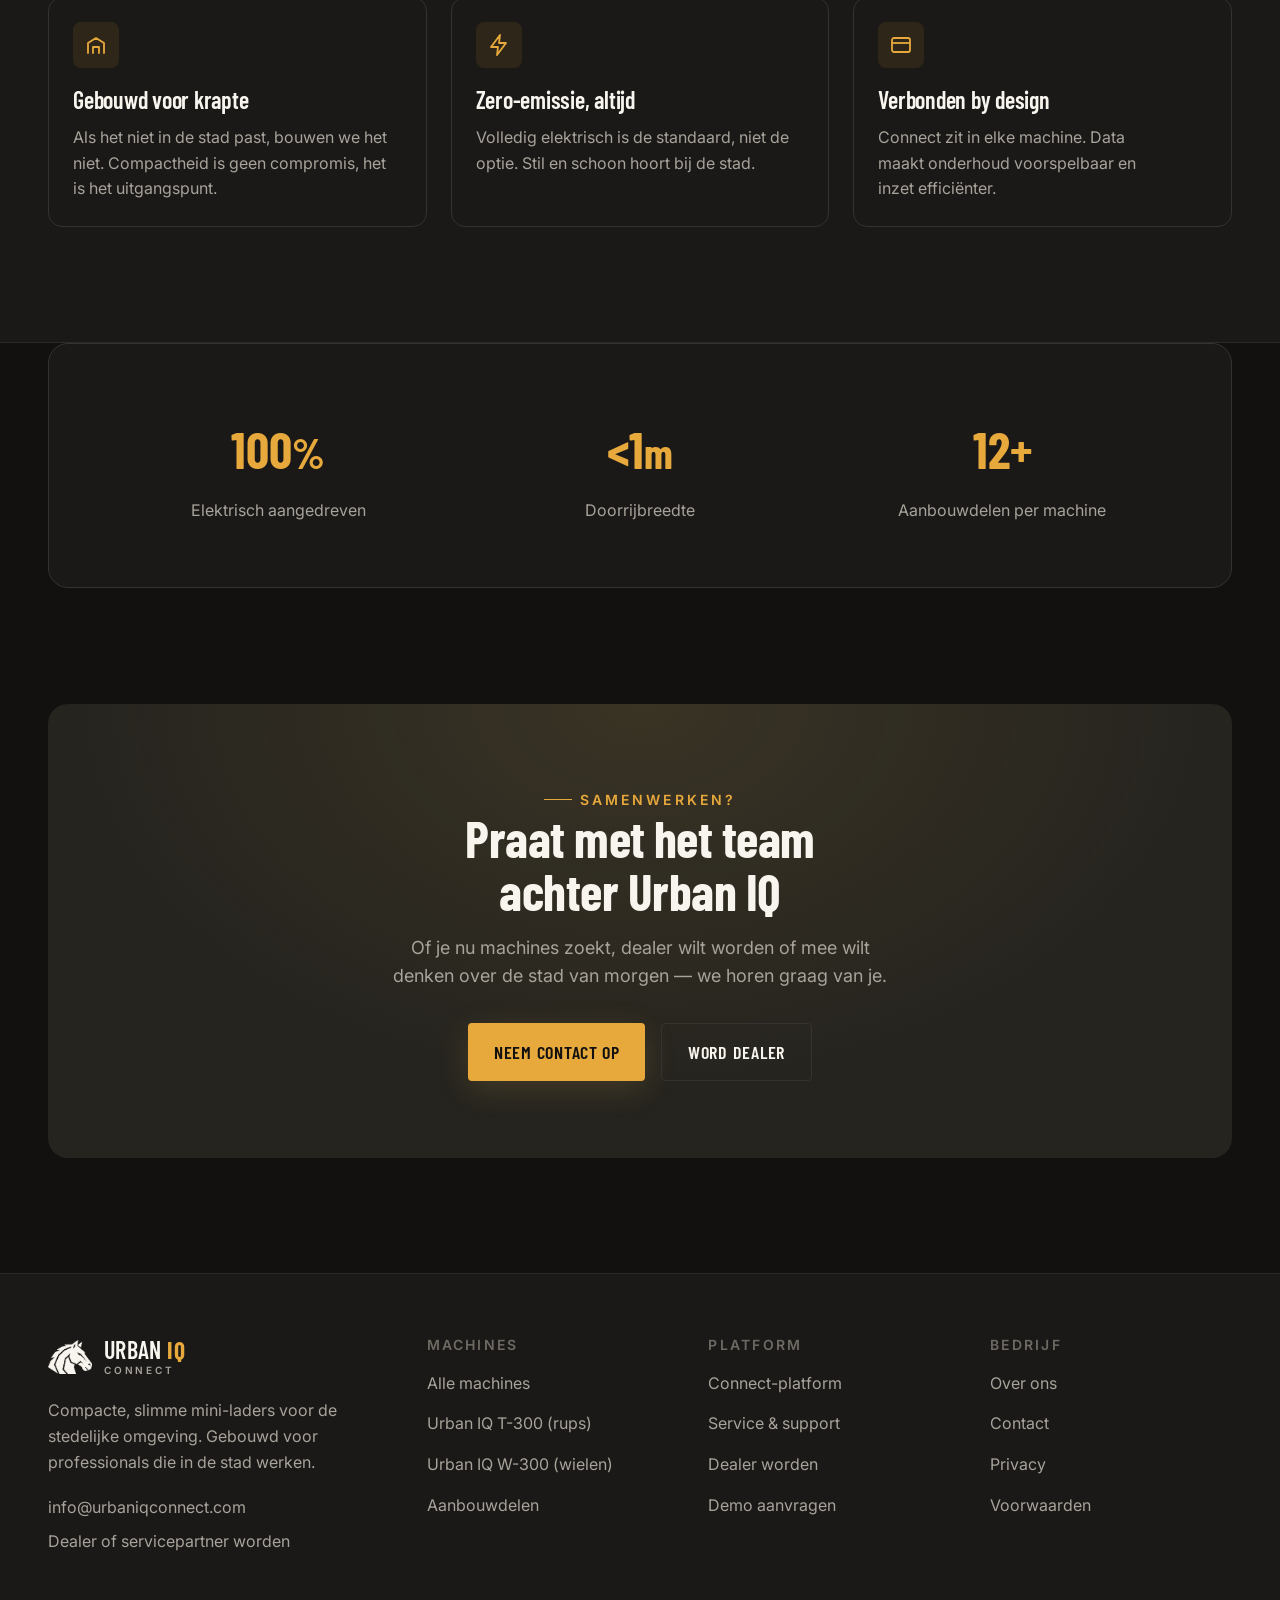
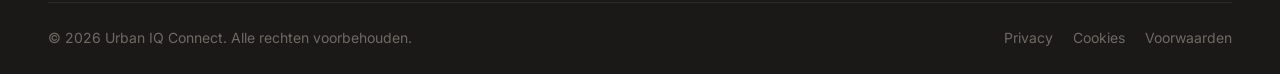
<file: over-ons.html>
<!doctype html>
<html lang="nl" data-theme="dark">
  <head>
    <meta charset="utf-8" />
    <meta name="viewport" content="width=device-width, initial-scale=1" />
    <title>Over ons — Urban IQ Connect</title>
    <meta name="description" content="Urban IQ Connect: compacte, slimme en verbonden machines voor de stedelijke omgeving. Onze missie, waarden en aanpak." />
    <link rel="canonical" href="https://urbaniqconnect.com/over-ons.html" />
    <meta name="theme-color" content="#121110" />
    <link rel="preconnect" href="https://fonts.googleapis.com" />
    <link rel="preconnect" href="https://fonts.gstatic.com" crossorigin />
    <link href="https://fonts.googleapis.com/css2?family=Barlow+Condensed:wght@500;600;700&family=Inter:wght@400;500;600&display=swap" rel="stylesheet" />
    <link rel="stylesheet" href="css/tokens.css" />
    <link rel="stylesheet" href="css/base.css" />
    <link rel="stylesheet" href="css/components.css" />
    <link rel="stylesheet" href="css/layout.css" />
    <link rel="stylesheet" href="css/pages.css" />
    <link rel="icon" href="data:image/svg+xml,%3Csvg xmlns='http://www.w3.org/2000/svg' viewBox='0 0 32 32'%3E%3Crect width='32' height='32' rx='6' fill='%23121110'/%3E%3Cpath d='M9 22V10l7 5 7-5v12' fill='none' stroke='%23e8a93c' stroke-width='2.4' stroke-linejoin='round'/%3E%3C/svg%3E" />
  </head>
  <body>
    <a href="#main" class="sr-only">Naar hoofdinhoud</a>
    <div data-include="header"></div>

    <main id="main">
      <section class="page-hero page-hero--image">
        <div class="page-hero__media">
          <picture><source srcset="assets/hero-city.webp" type="image/webp" /><img src="assets/hero-city.jpg" alt="Urban IQ mini-lader aan het werk in de stad" loading="eager" /></picture>
        </div>
        <div class="wrap">
          <nav class="breadcrumb" aria-label="Kruimelpad"><a href="index.html">Home</a><span>/</span><span aria-current="page">Over ons</span></nav>
          <div class="page-hero__inner">
            <span class="eyebrow">Over Urban IQ Connect</span>
            <h1>Compacte kracht, slim verbonden</h1>
            <p class="lead">Urban IQ Connect bouwt compacte, volledig elektrische machines die werken waar grote machines vastlopen — en verbindt ze, zodat elke machine slimmer wordt naarmate je hem gebruikt.</p>
            <div class="page-hero__actions">
              <a class="btn btn--primary" href="machines.html">Bekijk de machines</a>
              <a class="btn btn--ghost" href="contact.html">Neem contact op</a>
            </div>
          </div>
        </div>
      </section>

      <section class="section" style="padding-top:0">
        <div class="wrap">
          <div class="feature-row" data-reveal>
            <div class="feature-row__media">
              <picture><source srcset="assets/machine-tracks.webp" type="image/webp" /><img src="assets/machine-tracks.jpg" alt="Urban IQ machine aan het werk" /></picture>
            </div>
            <div>
              <span class="eyebrow">Onze missie</span>
              <h2>De stad verdient betere machines</h2>
              <p>Steden worden krapper, schoner en stiller. Toch werken we er nog te vaak met machines die voor het platteland zijn bedacht: te groot, te luid, te vervuilend. Wij draaien dat om.</p>
              <p>Urban IQ-machines zijn ontworpen vanuit de stedelijke realiteit: smalle poorten, milieuzones, bestrating die heel moet blijven. Compact, elektrisch en verbonden — zodat ze passen én bijblijven.</p>
            </div>
          </div>
        </div>
      </section>

      <section class="section usp">
        <div class="wrap">
          <div class="section-head" data-reveal>
            <div><span class="eyebrow">Waar we voor staan</span><h2>Drie principes</h2></div>
            <p>Ze sturen elke beslissing — van het ontwerp van een machine tot de service erachter.</p>
          </div>
          <div class="grid-3">
            <div class="card" data-reveal><span class="card__icon"><svg viewBox="0 0 24 24" fill="none" stroke="currentColor" stroke-width="1.8" stroke-linecap="round" stroke-linejoin="round"><path d="M4 20V10l8-5 8 5v10M9 20v-6h6v6"/></svg></span><h3>Gebouwd voor krapte</h3><p>Als het niet in de stad past, bouwen we het niet. Compactheid is geen compromis, het is het uitgangspunt.</p></div>
            <div class="card" data-reveal><span class="card__icon"><svg viewBox="0 0 24 24" fill="none" stroke="currentColor" stroke-width="1.8" stroke-linecap="round" stroke-linejoin="round"><path d="M13 2L4 14h7l-1 8 9-12h-7z"/></svg></span><h3>Zero-emissie, altijd</h3><p>Volledig elektrisch is de standaard, niet de optie. Stil en schoon hoort bij de stad.</p></div>
            <div class="card" data-reveal><span class="card__icon"><svg viewBox="0 0 24 24" fill="none" stroke="currentColor" stroke-width="1.8" stroke-linejoin="round"><rect x="3" y="5" width="18" height="14" rx="2"/><path d="M3 10h18"/></svg></span><h3>Verbonden by design</h3><p>Connect zit in elke machine. Data maakt onderhoud voorspelbaar en inzet efficiënter.</p></div>
          </div>
        </div>
      </section>

      <section class="section" style="padding-top:0">
        <div class="wrap">
          <div class="value-band" data-reveal>
            <div class="value-band__item"><div class="value-band__num">100<small>%</small></div><div class="value-band__label">Elektrisch aangedreven</div></div>
            <div class="value-band__item"><div class="value-band__num">&lt;1<small>m</small></div><div class="value-band__label">Doorrijbreedte</div></div>
            <div class="value-band__item"><div class="value-band__num">12+</div><div class="value-band__label">Aanbouwdelen per machine</div></div>
          </div>
        </div>
      </section>

      <section class="section" style="padding-top:0">
        <div class="wrap">
          <div class="cta-band" data-reveal>
            <span class="eyebrow" style="justify-content:center">Samenwerken?</span>
            <h2>Praat met het team achter Urban IQ</h2>
            <p>Of je nu machines zoekt, dealer wilt worden of mee wilt denken over de stad van morgen — we horen graag van je.</p>
            <div class="cta-band__actions">
              <a class="btn btn--primary" href="contact.html">Neem contact op</a>
              <a class="btn btn--ghost" href="dealer.html">Word dealer</a>
            </div>
          </div>
        </div>
      </section>
    </main>

    <div data-include="footer"></div>
    <script src="js/site.js"></script>
  </body>
</html>
</file>
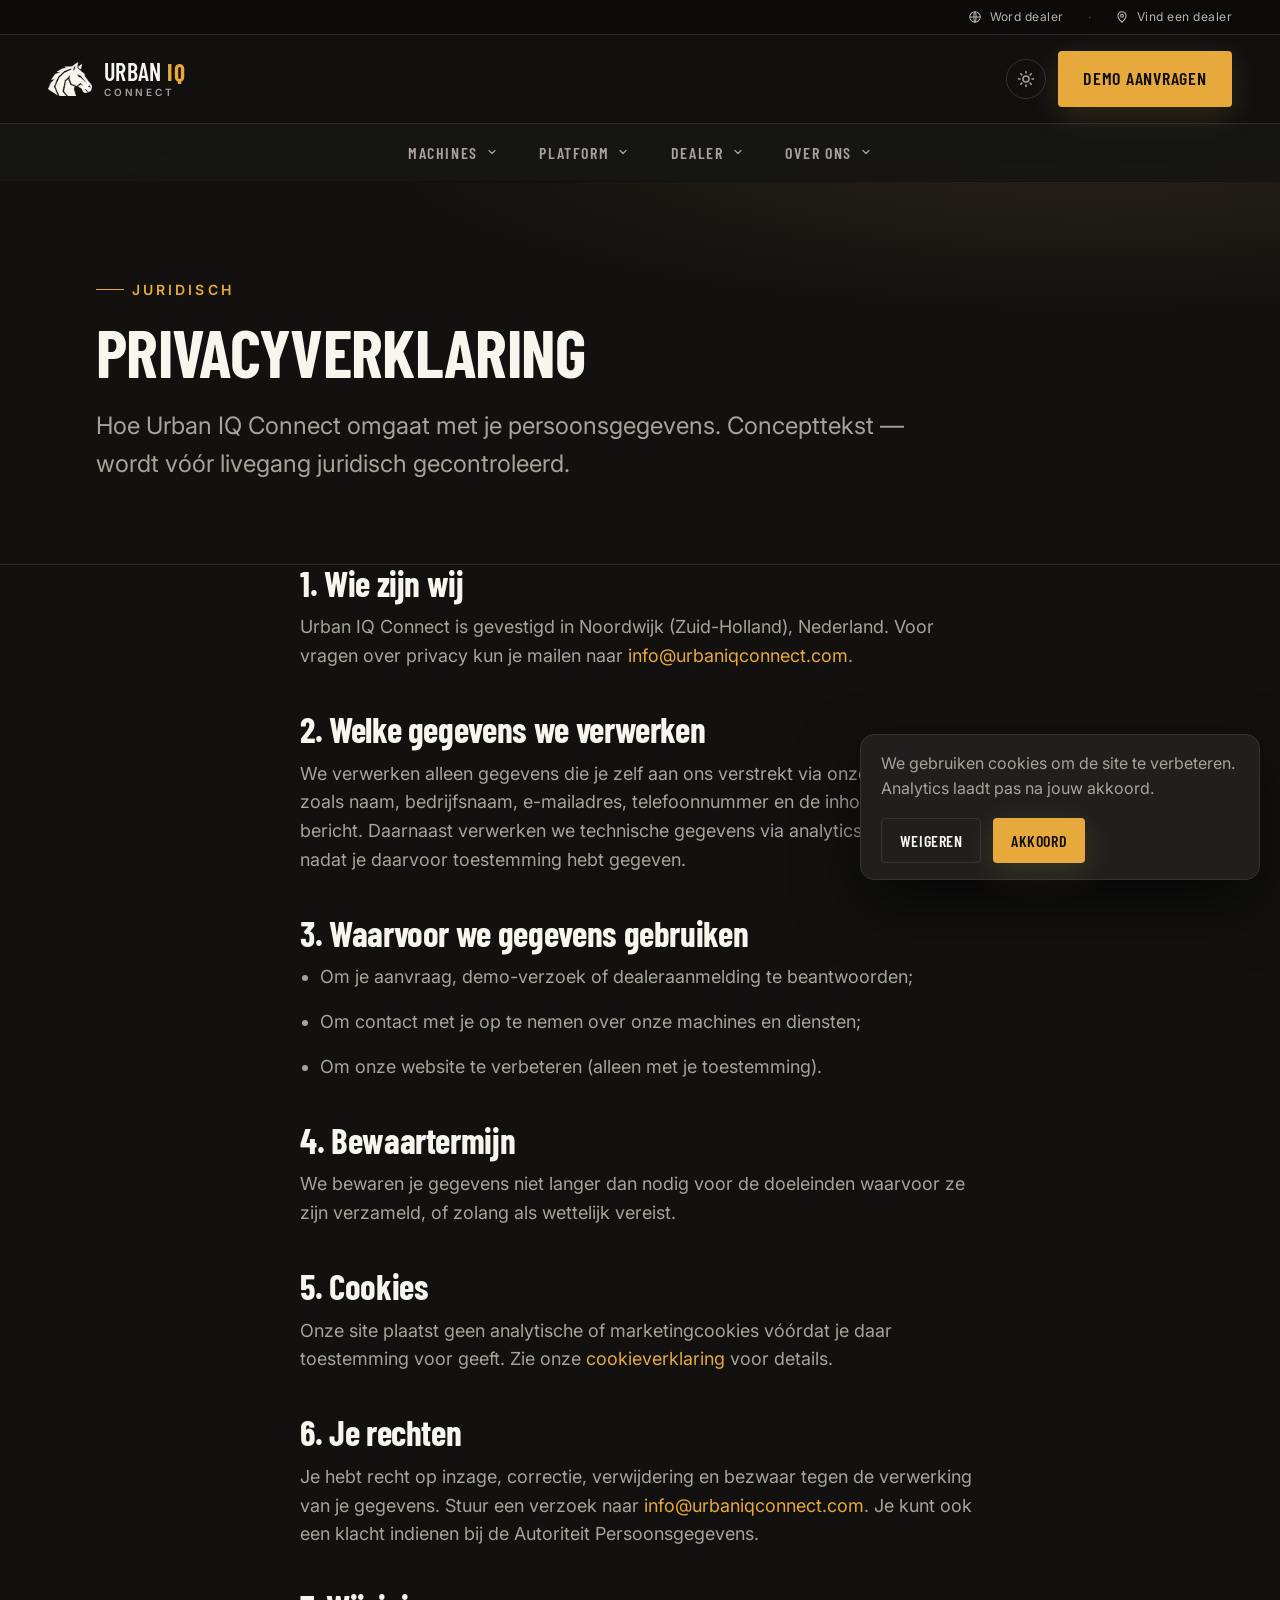
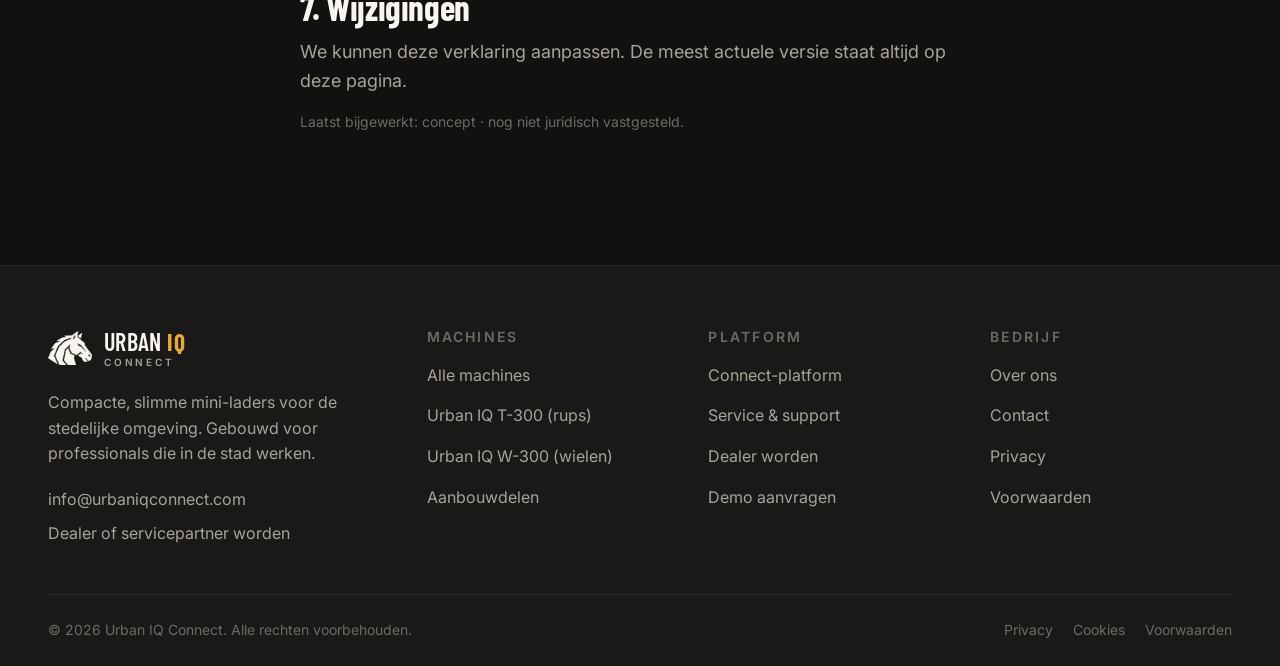
<file: privacy.html>
<!doctype html>
<html lang="nl" data-theme="dark">
  <head>
    <meta charset="utf-8" />
    <meta name="viewport" content="width=device-width, initial-scale=1" />
    <title>Privacyverklaring — Urban IQ Connect</title>
    <meta name="description" content="Privacyverklaring van Urban IQ Connect: welke gegevens we verwerken, waarom en wat je rechten zijn onder de AVG." />
    <link rel="canonical" href="https://urbaniqconnect.com/privacy.html" />
    <meta name="robots" content="noindex" />
    <meta name="theme-color" content="#121110" />
    <link rel="preconnect" href="https://fonts.googleapis.com" />
    <link rel="preconnect" href="https://fonts.gstatic.com" crossorigin />
    <link href="https://fonts.googleapis.com/css2?family=Barlow+Condensed:wght@500;600;700&family=Inter:wght@400;500;600&display=swap" rel="stylesheet" />
    <link rel="stylesheet" href="css/tokens.css" />
    <link rel="stylesheet" href="css/base.css" />
    <link rel="stylesheet" href="css/components.css" />
    <link rel="stylesheet" href="css/layout.css" />
    <link rel="stylesheet" href="css/pages.css" />
    <link rel="icon" href="data:image/svg+xml,%3Csvg xmlns='http://www.w3.org/2000/svg' viewBox='0 0 32 32'%3E%3Crect width='32' height='32' rx='6' fill='%23121110'/%3E%3Cpath d='M9 22V10l7 5 7-5v12' fill='none' stroke='%23e8a93c' stroke-width='2.4' stroke-linejoin='round'/%3E%3C/svg%3E" />
  </head>
  <body>
    <a href="#main" class="sr-only">Naar hoofdinhoud</a>
    <div data-include="header"></div>

    <main id="main">
      <section class="page-hero">
        <div class="page-hero__bg"></div>
        <div class="wrap">
          <nav class="breadcrumb" aria-label="Kruimelpad"><a href="index.html">Home</a><span>/</span><span aria-current="page">Privacy</span></nav>
          <div class="page-hero__inner">
            <span class="eyebrow">Juridisch</span>
            <h1>Privacyverklaring</h1>
            <p class="lead">Hoe Urban IQ Connect omgaat met je persoonsgegevens. Concepttekst — wordt vóór livegang juridisch gecontroleerd.</p>
          </div>
        </div>
      </section>

      <section class="section" style="padding-top:0">
        <div class="wrap">
          <div class="prose">
            <h2>1. Wie zijn wij</h2>
            <p>Urban IQ Connect is gevestigd in Noordwijk (Zuid-Holland), Nederland. Voor vragen over privacy kun je mailen naar <a href="mailto:info@urbaniqconnect.com">info@urbaniqconnect.com</a>.</p>
            <h2>2. Welke gegevens we verwerken</h2>
            <p>We verwerken alleen gegevens die je zelf aan ons verstrekt via onze formulieren, zoals naam, bedrijfsnaam, e-mailadres, telefoonnummer en de inhoud van je bericht. Daarnaast verwerken we technische gegevens via analytics — uitsluitend nadat je daarvoor toestemming hebt gegeven.</p>
            <h2>3. Waarvoor we gegevens gebruiken</h2>
            <ul>
              <li>Om je aanvraag, demo-verzoek of dealeraanmelding te beantwoorden;</li>
              <li>Om contact met je op te nemen over onze machines en diensten;</li>
              <li>Om onze website te verbeteren (alleen met je toestemming).</li>
            </ul>
            <h2>4. Bewaartermijn</h2>
            <p>We bewaren je gegevens niet langer dan nodig voor de doeleinden waarvoor ze zijn verzameld, of zolang als wettelijk vereist.</p>
            <h2>5. Cookies</h2>
            <p>Onze site plaatst geen analytische of marketingcookies vóórdat je daar toestemming voor geeft. Zie onze <a href="cookies.html">cookieverklaring</a> voor details.</p>
            <h2>6. Je rechten</h2>
            <p>Je hebt recht op inzage, correctie, verwijdering en bezwaar tegen de verwerking van je gegevens. Stuur een verzoek naar <a href="mailto:info@urbaniqconnect.com">info@urbaniqconnect.com</a>. Je kunt ook een klacht indienen bij de Autoriteit Persoonsgegevens.</p>
            <h2>7. Wijzigingen</h2>
            <p>We kunnen deze verklaring aanpassen. De meest actuele versie staat altijd op deze pagina.</p>
            <p style="font-size:var(--text-xs);color:var(--color-text-faint)">Laatst bijgewerkt: concept · nog niet juridisch vastgesteld.</p>
          </div>
        </div>
      </section>
    </main>

    <div data-include="footer"></div>
    <script src="js/site.js"></script>
  </body>
</html>
</file>
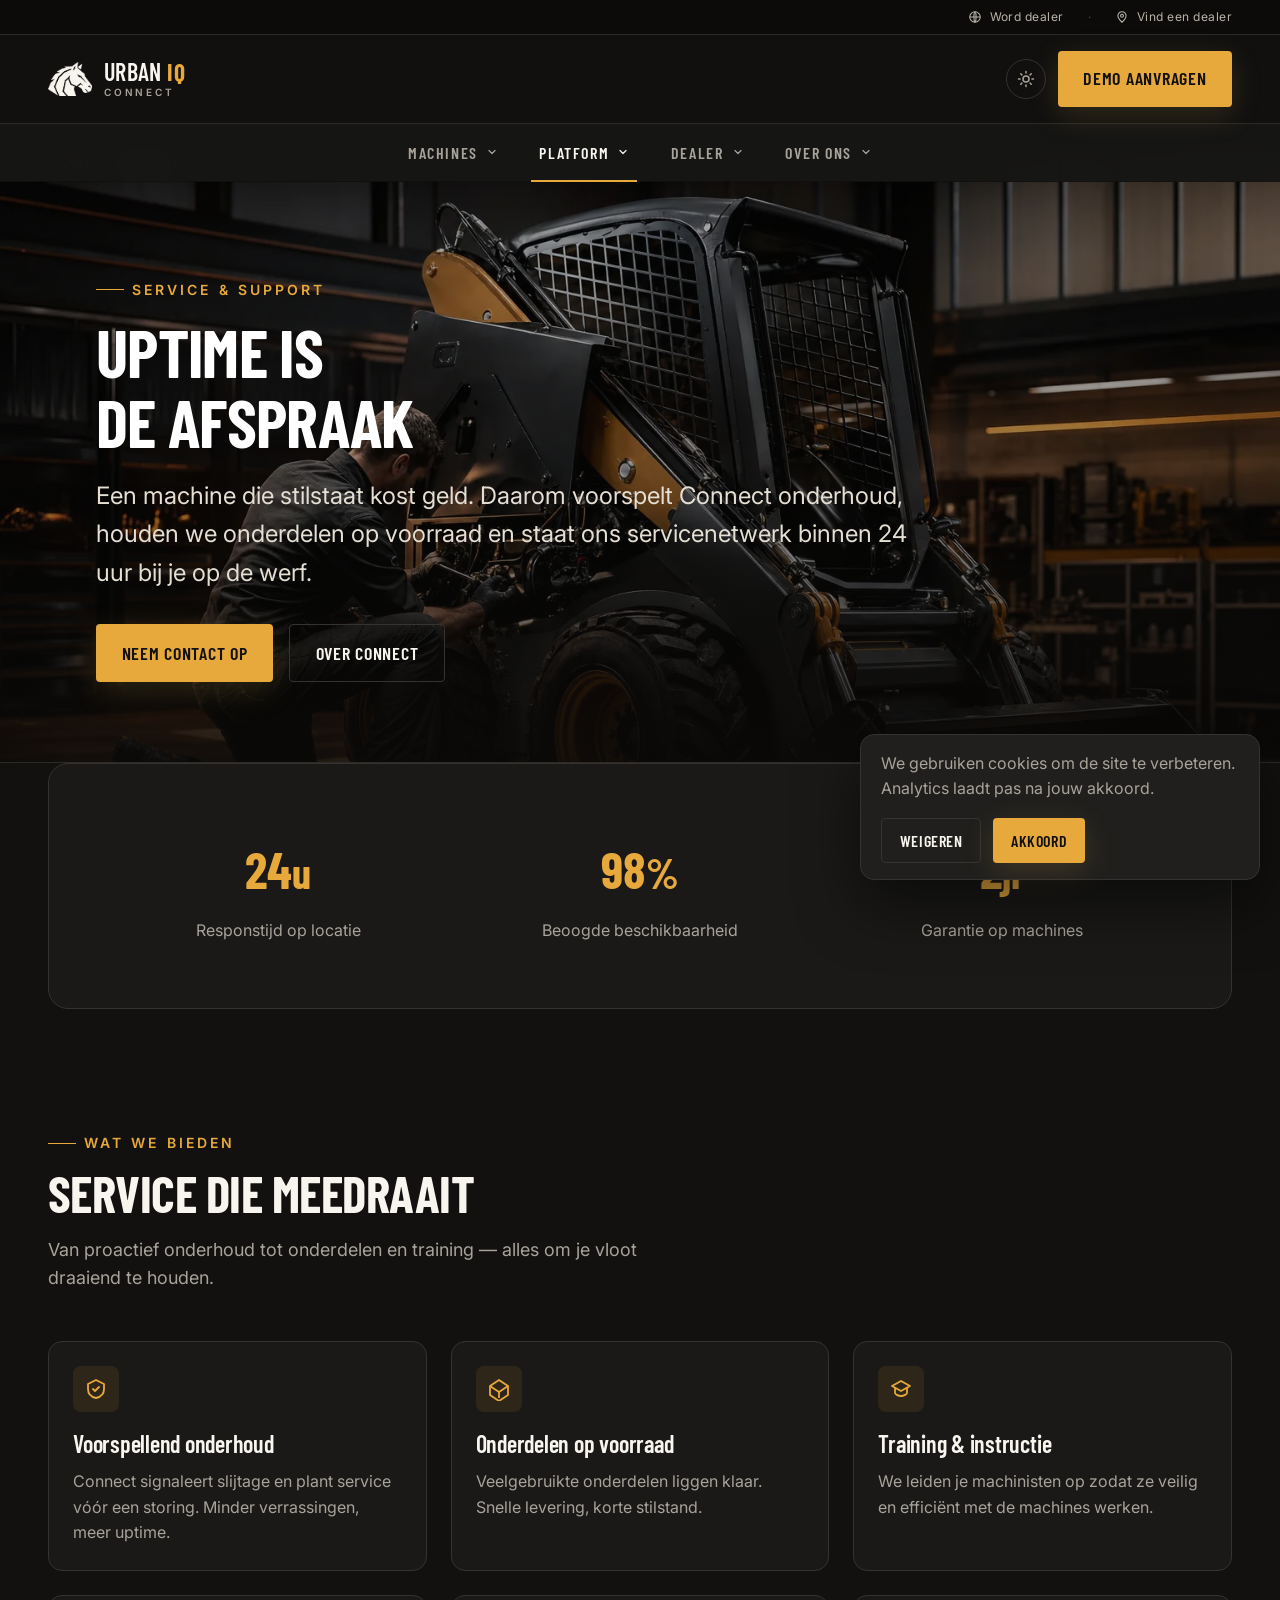
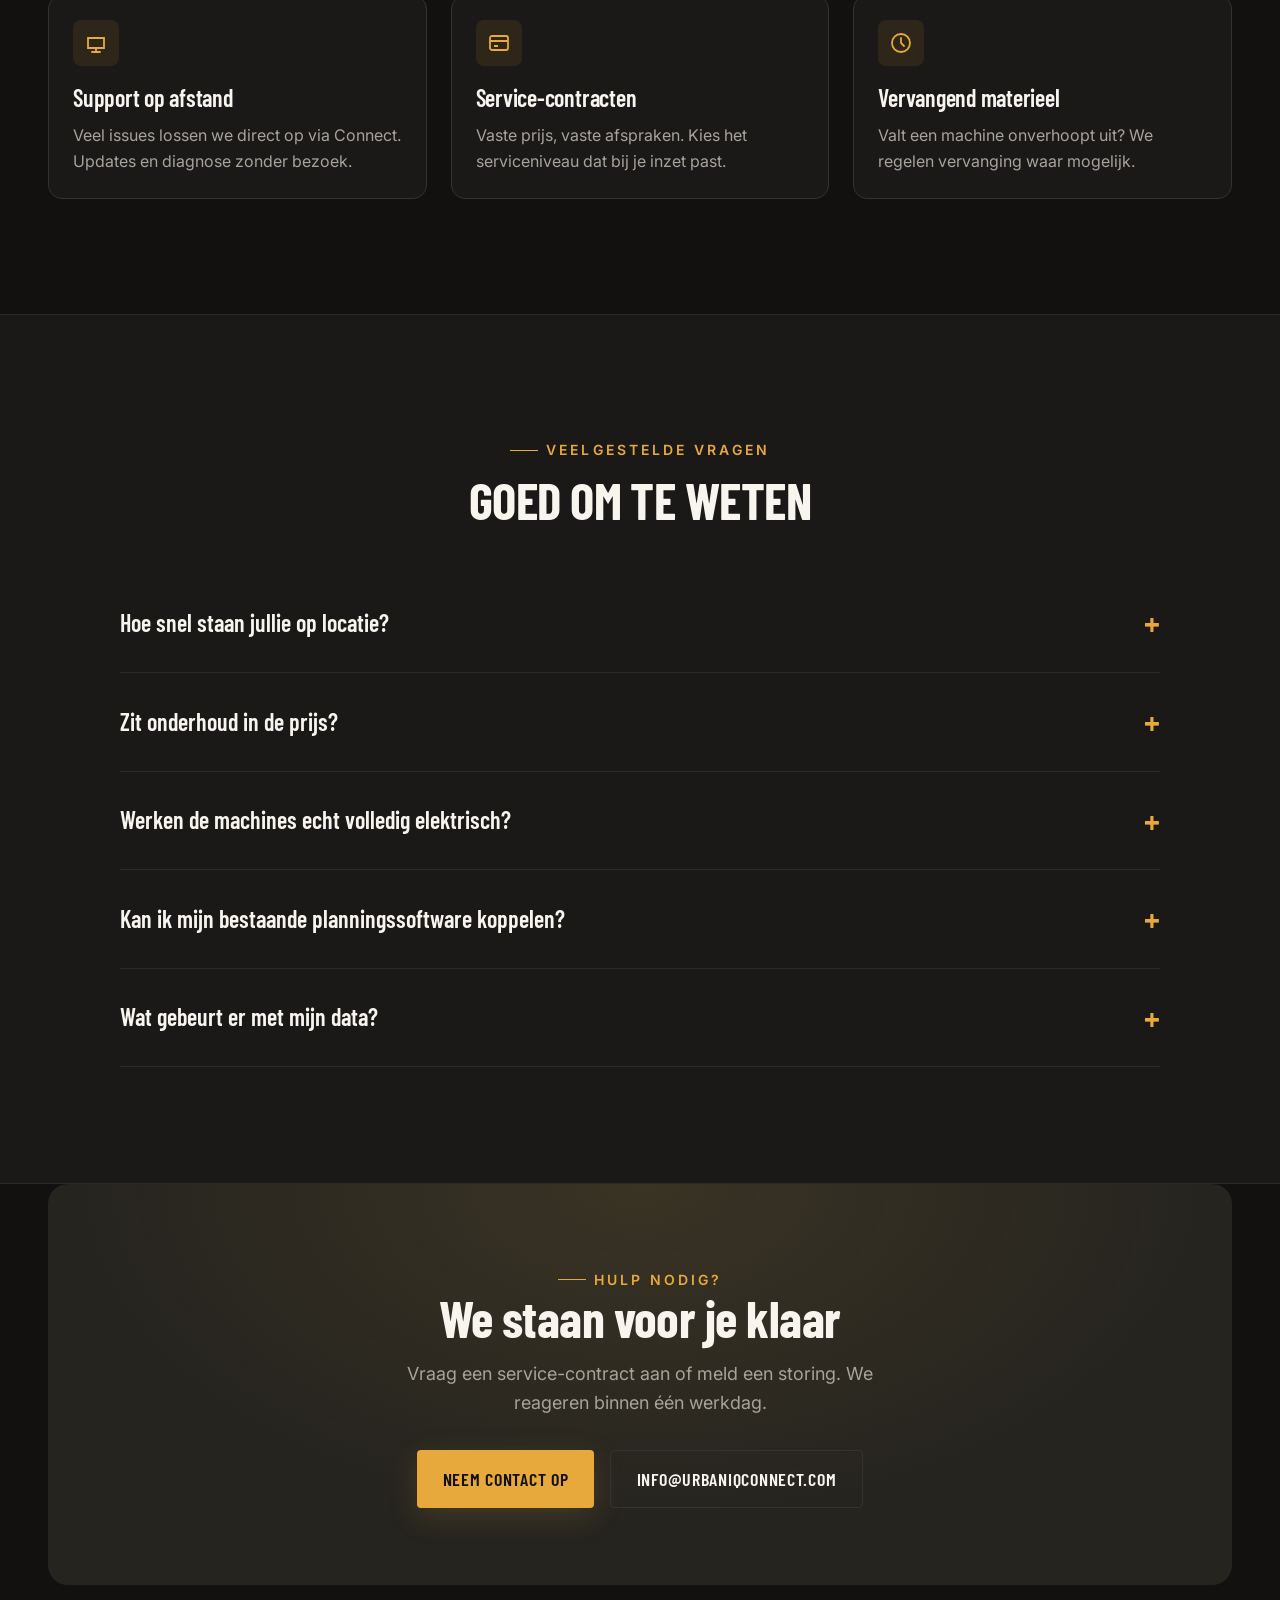
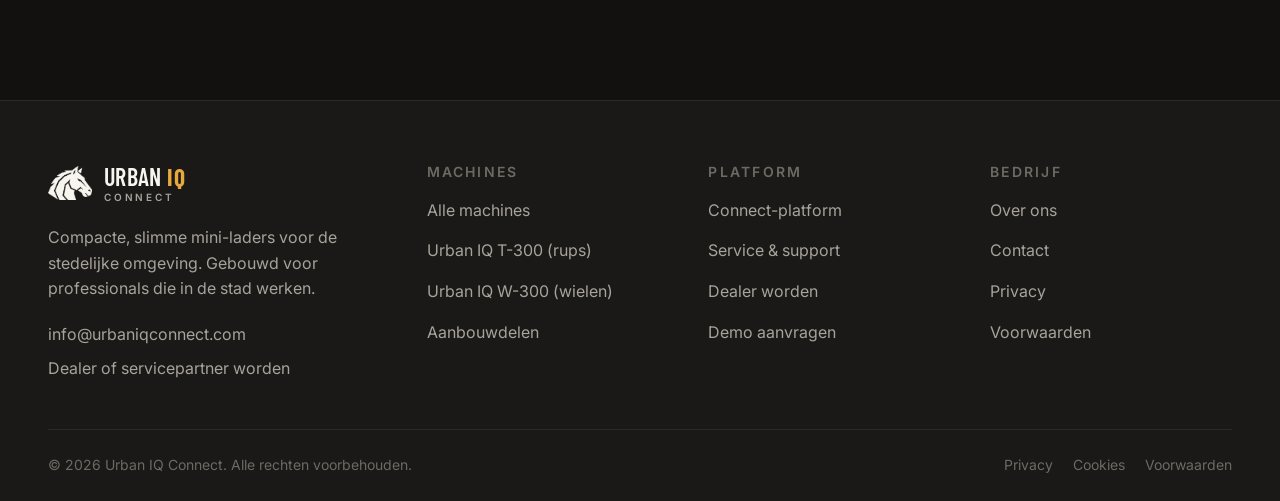
<file: service.html>
<!doctype html>
<html lang="nl" data-theme="dark">
  <head>
    <meta charset="utf-8" />
    <meta name="viewport" content="width=device-width, initial-scale=1" />
    <title>Service &amp; support — Urban IQ Connect</title>
    <meta name="description" content="Uptime is de afspraak: voorspellend onderhoud via Connect, onderdelen op voorraad en een servicenetwerk dat binnen 24 uur ter plaatse is." />
    <link rel="canonical" href="https://urbaniqconnect.com/service.html" />
    <meta name="theme-color" content="#121110" />
    <link rel="preconnect" href="https://fonts.googleapis.com" />
    <link rel="preconnect" href="https://fonts.gstatic.com" crossorigin />
    <link href="https://fonts.googleapis.com/css2?family=Barlow+Condensed:wght@500;600;700&family=Inter:wght@400;500;600&display=swap" rel="stylesheet" />
    <link rel="stylesheet" href="css/tokens.css" />
    <link rel="stylesheet" href="css/base.css" />
    <link rel="stylesheet" href="css/components.css" />
    <link rel="stylesheet" href="css/layout.css" />
    <link rel="stylesheet" href="css/pages.css" />
    <link rel="icon" href="data:image/svg+xml,%3Csvg xmlns='http://www.w3.org/2000/svg' viewBox='0 0 32 32'%3E%3Crect width='32' height='32' rx='6' fill='%23121110'/%3E%3Cpath d='M9 22V10l7 5 7-5v12' fill='none' stroke='%23e8a93c' stroke-width='2.4' stroke-linejoin='round'/%3E%3C/svg%3E" />
  </head>
  <body>
    <a href="#main" class="sr-only">Naar hoofdinhoud</a>
    <div data-include="header"></div>

    <main id="main">
      <section class="page-hero page-hero--image">
        <div class="page-hero__media">
          <picture><source srcset="assets/service-shop.webp" type="image/webp" /><img src="assets/service-shop.jpg" alt="Technicus voert onderhoud uit aan een Urban IQ machine" loading="eager" /></picture>
        </div>
        <div class="wrap">
          <nav class="breadcrumb" aria-label="Kruimelpad"><a href="index.html">Home</a><span>/</span><span aria-current="page">Service</span></nav>
          <div class="page-hero__inner">
            <span class="eyebrow">Service &amp; support</span>
            <h1>Uptime is de afspraak</h1>
            <p class="lead">Een machine die stilstaat kost geld. Daarom voorspelt Connect onderhoud, houden we onderdelen op voorraad en staat ons servicenetwerk binnen 24 uur bij je op de werf.</p>
            <div class="page-hero__actions">
              <a class="btn btn--primary" href="contact.html">Neem contact op</a>
              <a class="btn btn--ghost" href="connect.html">Over Connect</a>
            </div>
          </div>
        </div>
      </section>

      <section class="section" style="padding-top:0">
        <div class="wrap">
          <div class="value-band" data-reveal>
            <div class="value-band__item"><div class="value-band__num">24<small>u</small></div><div class="value-band__label">Responstijd op locatie</div></div>
            <div class="value-band__item"><div class="value-band__num">98<small>%</small></div><div class="value-band__label">Beoogde beschikbaarheid</div></div>
            <div class="value-band__item"><div class="value-band__num">2<small>jr</small></div><div class="value-band__label">Garantie op machines</div></div>
          </div>
        </div>
      </section>

      <section class="section" style="padding-top:0">
        <div class="wrap">
          <div class="section-head" data-reveal>
            <div><span class="eyebrow">Wat we bieden</span><h2>Service die meedraait</h2></div>
            <p>Van proactief onderhoud tot onderdelen en training — alles om je vloot draaiend te houden.</p>
          </div>
          <div class="grid-3">
            <div class="card card--hover" data-reveal><span class="card__icon"><svg viewBox="0 0 24 24" fill="none" stroke="currentColor" stroke-width="1.8" stroke-linecap="round" stroke-linejoin="round"><path d="M12 3l8 4v5c0 5-3.5 8-8 9-4.5-1-8-4-8-9V7z"/><path d="M9 12l2 2 4-4"/></svg></span><h3>Voorspellend onderhoud</h3><p>Connect signaleert slijtage en plant service vóór een storing. Minder verrassingen, meer uptime.</p></div>
            <div class="card card--hover" data-reveal><span class="card__icon"><svg viewBox="0 0 24 24" fill="none" stroke="currentColor" stroke-width="1.8" stroke-linejoin="round"><path d="M3 9l9-6 9 6v9l-9 6-9-6z"/><path d="M3 9l9 6 9-6M12 15v6"/></svg></span><h3>Onderdelen op voorraad</h3><p>Veelgebruikte onderdelen liggen klaar. Snelle levering, korte stilstand.</p></div>
            <div class="card card--hover" data-reveal><span class="card__icon"><svg viewBox="0 0 24 24" fill="none" stroke="currentColor" stroke-width="1.8" stroke-linecap="round" stroke-linejoin="round"><path d="M12 14l9-5-9-5-9 5z"/><path d="M6 11v5c0 1 3 3 6 3s6-2 6-3v-5"/></svg></span><h3>Training &amp; instructie</h3><p>We leiden je machinisten op zodat ze veilig en efficiënt met de machines werken.</p></div>
            <div class="card card--hover" data-reveal><span class="card__icon"><svg viewBox="0 0 24 24" fill="none" stroke="currentColor" stroke-width="1.8" stroke-linecap="round"><path d="M4 7h16v10H4z"/><path d="M8 21h8M12 17v4"/></svg></span><h3>Support op afstand</h3><p>Veel issues lossen we direct op via Connect. Updates en diagnose zonder bezoek.</p></div>
            <div class="card card--hover" data-reveal><span class="card__icon"><svg viewBox="0 0 24 24" fill="none" stroke="currentColor" stroke-width="1.8" stroke-linejoin="round"><rect x="3" y="5" width="18" height="14" rx="2"/><path d="M3 10h18M7 15h4"/></svg></span><h3>Service-contracten</h3><p>Vaste prijs, vaste afspraken. Kies het serviceniveau dat bij je inzet past.</p></div>
            <div class="card card--hover" data-reveal><span class="card__icon"><svg viewBox="0 0 24 24" fill="none" stroke="currentColor" stroke-width="1.8" stroke-linecap="round"><circle cx="12" cy="12" r="9"/><path d="M12 7v5l3 3"/></svg></span><h3>Vervangend materieel</h3><p>Valt een machine onverhoopt uit? We regelen vervanging waar mogelijk.</p></div>
          </div>
        </div>
      </section>

      <!-- FAQ -->
      <section class="section usp">
        <div class="wrap">
          <div class="section-head section-head--center" data-reveal>
            <span class="eyebrow">Veelgestelde vragen</span>
            <h2>Goed om te weten</h2>
          </div>
          <div class="faq" data-reveal>
            <details class="faq__item"><summary>Hoe snel staan jullie op locatie?</summary><p>Bij een storing streven we naar een responstijd van 24 uur op de werf. Veel problemen lossen we al eerder op afstand op via Connect.</p></details>
            <details class="faq__item"><summary>Zit onderhoud in de prijs?</summary><p>Onderhoud bieden we aan via service-contracten met een vaste prijs. Zo weet je vooraf waar je aan toe bent en voorkomen we onverwachte kosten.</p></details>
            <details class="faq__item"><summary>Werken de machines echt volledig elektrisch?</summary><p>Ja. Beide modellen zijn volledig elektrisch — stil, schoon en toegelaten in milieuzones. Geen uitstoot op de werf.</p></details>
            <details class="faq__item"><summary>Kan ik mijn bestaande planningssoftware koppelen?</summary><p>Connect heeft een API waarmee je koppelt aan planning, ERP of onderhoudssystemen. We helpen bij de integratie.</p></details>
            <details class="faq__item"><summary>Wat gebeurt er met mijn data?</summary><p>Vlootdata wordt versleuteld opgeslagen en verwerkt conform de AVG. Je bepaalt zelf wie toegang heeft via rollen en rechten.</p></details>
          </div>
        </div>
      </section>

      <section class="section" style="padding-top:0">
        <div class="wrap">
          <div class="cta-band" data-reveal>
            <span class="eyebrow" style="justify-content:center">Hulp nodig?</span>
            <h2>We staan voor je klaar</h2>
            <p>Vraag een service-contract aan of meld een storing. We reageren binnen één werkdag.</p>
            <div class="cta-band__actions">
              <a class="btn btn--primary" href="contact.html">Neem contact op</a>
              <a class="btn btn--ghost" href="mailto:info@urbaniqconnect.com">info@urbaniqconnect.com</a>
            </div>
          </div>
        </div>
      </section>
    </main>

    <div data-include="footer"></div>
    <script src="js/site.js"></script>
  </body>
</html>
</file>
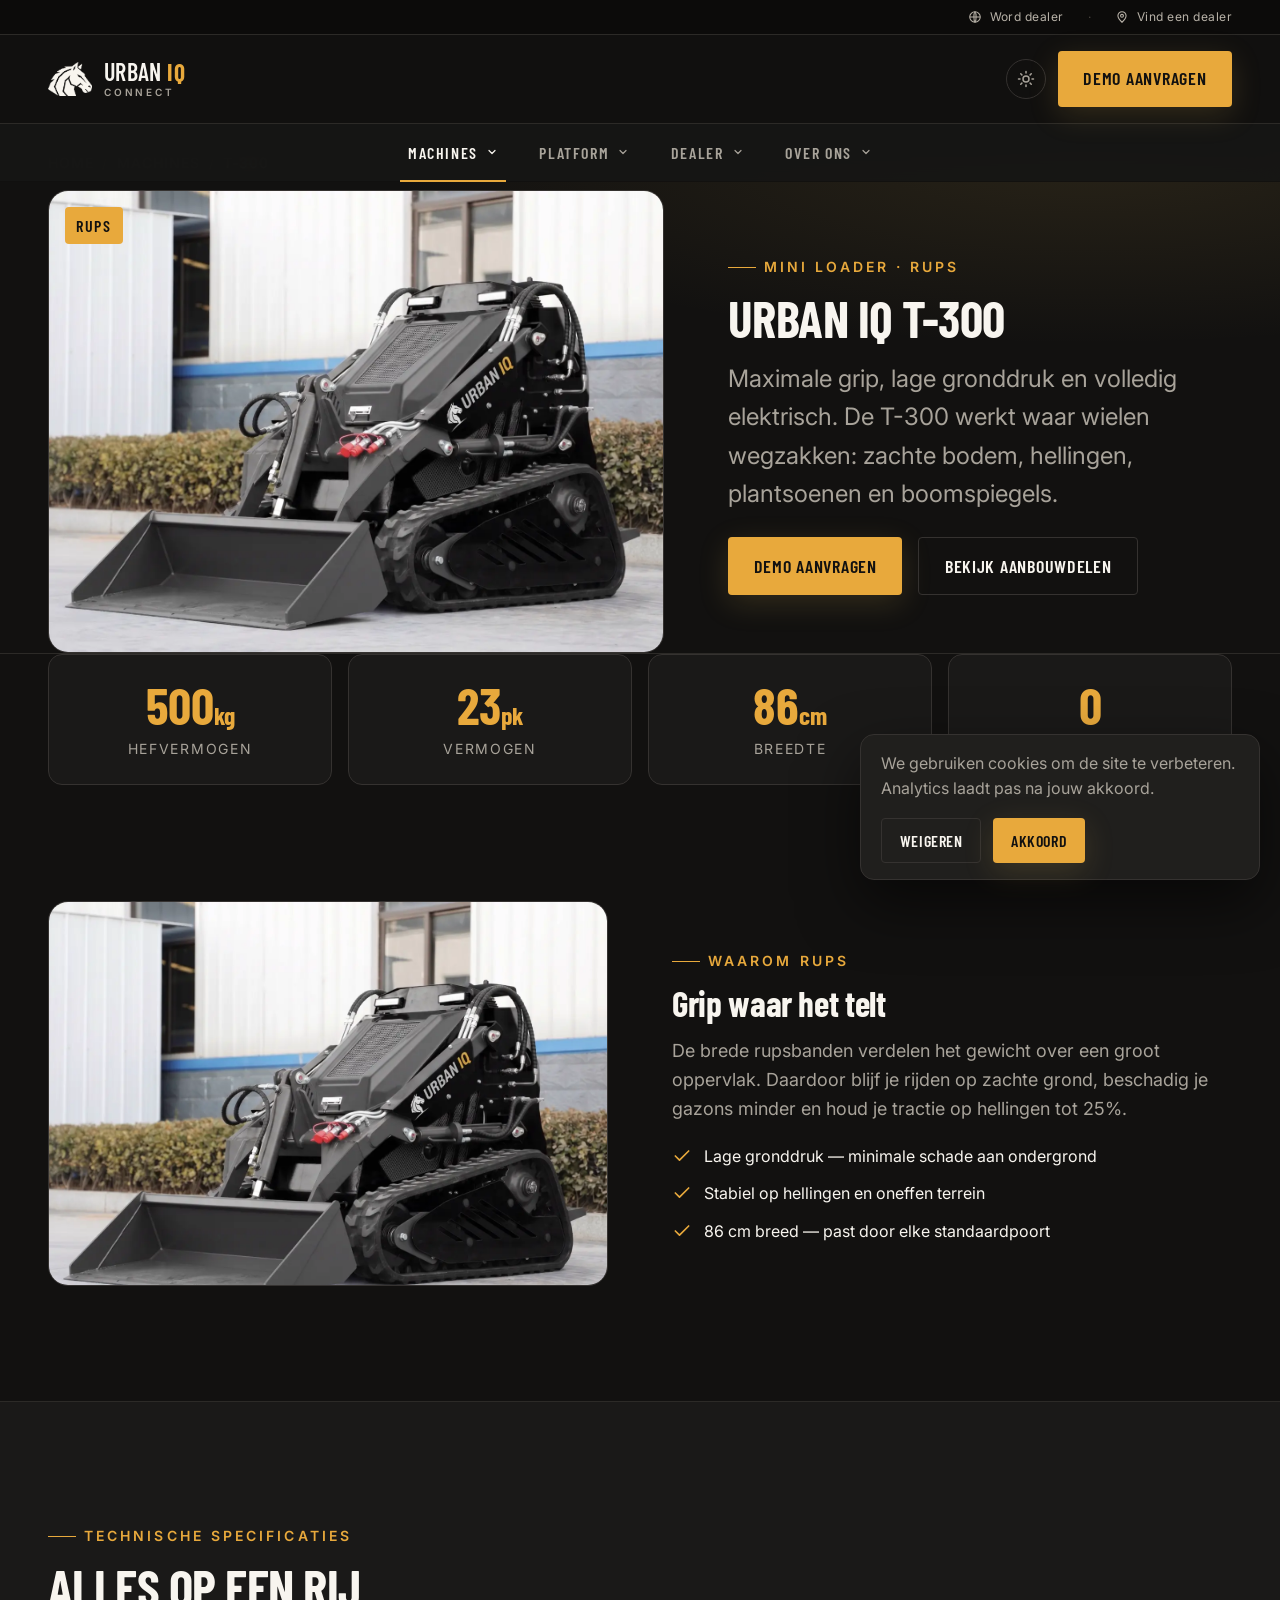
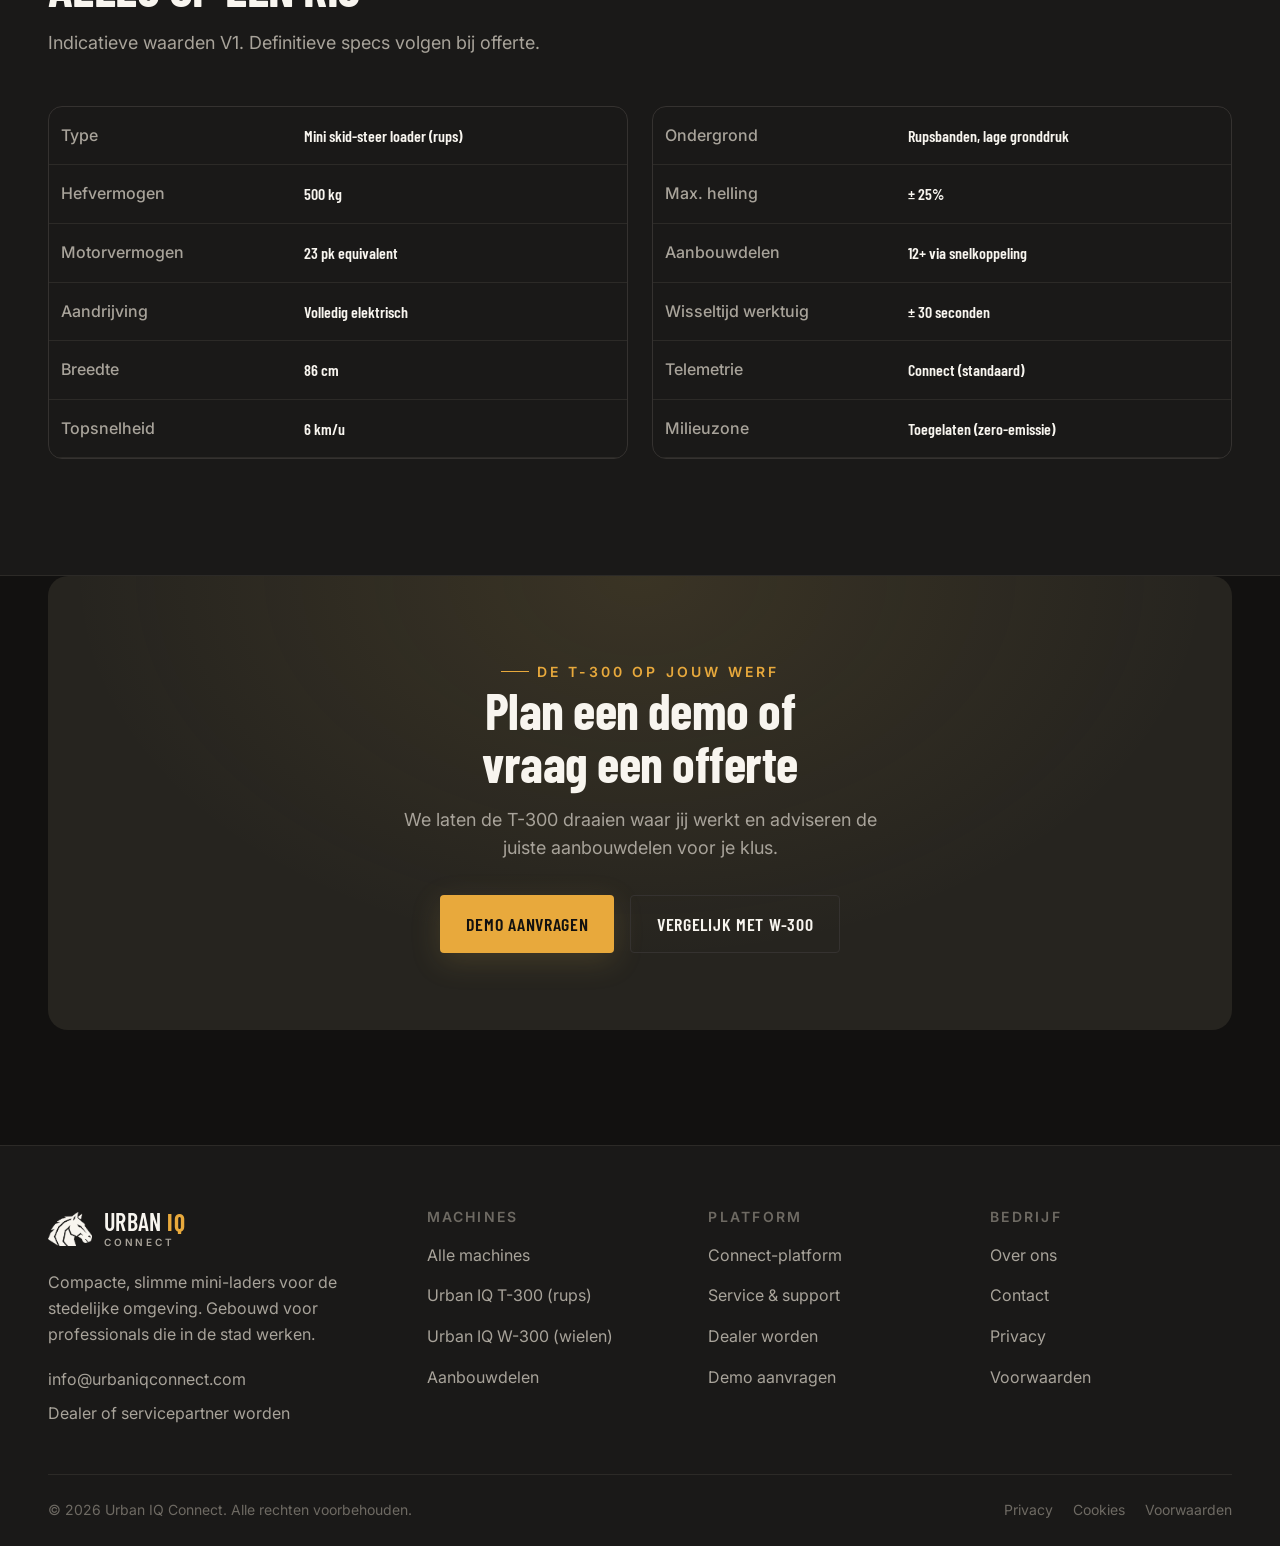
<file: t-300.html>
<!doctype html>
<html lang="nl" data-theme="dark">
  <head>
    <meta charset="utf-8" />
    <meta name="viewport" content="width=device-width, initial-scale=1" />
    <title>Urban IQ T-300 — mini-lader op rupsbanden | Urban IQ Connect</title>
    <meta name="description" content="Urban IQ T-300: elektrische mini skid-steer loader op rupsbanden. 500 kg hefvermogen, 86 cm breed, lage gronddruk. Gebouwd voor zacht en hellend terrein." />
    <link rel="canonical" href="https://urbaniqconnect.com/t-300.html" />
    <meta name="theme-color" content="#121110" />
    <link rel="preconnect" href="https://fonts.googleapis.com" />
    <link rel="preconnect" href="https://fonts.gstatic.com" crossorigin />
    <link href="https://fonts.googleapis.com/css2?family=Barlow+Condensed:wght@500;600;700&family=Inter:wght@400;500;600&display=swap" rel="stylesheet" />
    <link rel="stylesheet" href="css/tokens.css" />
    <link rel="stylesheet" href="css/base.css" />
    <link rel="stylesheet" href="css/components.css" />
    <link rel="stylesheet" href="css/layout.css" />
    <link rel="stylesheet" href="css/pages.css" />
    <link rel="icon" href="data:image/svg+xml,%3Csvg xmlns='http://www.w3.org/2000/svg' viewBox='0 0 32 32'%3E%3Crect width='32' height='32' rx='6' fill='%23121110'/%3E%3Cpath d='M9 22V10l7 5 7-5v12' fill='none' stroke='%23e8a93c' stroke-width='2.4' stroke-linejoin='round'/%3E%3C/svg%3E" />
  </head>
  <body>
    <a href="#main" class="sr-only">Naar hoofdinhoud</a>
    <div data-include="header"></div>

    <main id="main">
      <section class="page-hero">
        <div class="page-hero__bg"></div>
        <div class="wrap">
          <nav class="breadcrumb" aria-label="Kruimelpad"><a href="index.html">Home</a><span>/</span><a href="machines.html">Machines</a><span>/</span><span aria-current="page">T-300</span></nav>
          <div class="product-hero">
            <div class="product-hero__media" data-reveal>
              <span class="product-hero__tag">Rups</span>
              <picture><source srcset="assets/machine-tracks.webp" type="image/webp" /><img src="assets/machine-tracks.jpg" alt="Urban IQ T-300 mini-lader op rupsbanden met laadbak" /></picture>
            </div>
            <div data-reveal>
              <span class="eyebrow">Mini loader · rups</span>
              <h1>Urban IQ T-300</h1>
              <p class="lead">Maximale grip, lage gronddruk en volledig elektrisch. De T-300 werkt waar wielen wegzakken: zachte bodem, hellingen, plantsoenen en boomspiegels.</p>
              <div class="product-hero__actions">
                <a class="btn btn--primary" href="contact.html">Demo aanvragen</a>
                <a class="btn btn--ghost" href="aanbouwdelen.html">Bekijk aanbouwdelen</a>
              </div>
            </div>
          </div>
        </div>
      </section>

      <section class="section" style="padding-top:0">
        <div class="wrap">
          <div class="spec-highlights" data-reveal>
            <div class="stat-tile"><div class="stat-tile__num">500<small>kg</small></div><div class="stat-tile__label">Hefvermogen</div></div>
            <div class="stat-tile"><div class="stat-tile__num">23<small>pk</small></div><div class="stat-tile__label">Vermogen</div></div>
            <div class="stat-tile"><div class="stat-tile__num">86<small>cm</small></div><div class="stat-tile__label">Breedte</div></div>
            <div class="stat-tile"><div class="stat-tile__num">0</div><div class="stat-tile__label">Emissie</div></div>
          </div>
        </div>
      </section>

      <section class="section" style="padding-top:0">
        <div class="wrap">
          <div class="feature-row" data-reveal>
            <div class="feature-row__media">
              <picture><source srcset="assets/machine-tracks.webp" type="image/webp" /><img src="assets/machine-tracks.jpg" alt="T-300 rupsbanden detail" /></picture>
            </div>
            <div>
              <span class="eyebrow">Waarom rups</span>
              <h2>Grip waar het telt</h2>
              <p>De brede rupsbanden verdelen het gewicht over een groot oppervlak. Daardoor blijf je rijden op zachte grond, beschadig je gazons minder en houd je tractie op hellingen tot 25%.</p>
              <ul class="feature-list">
                <li><svg viewBox="0 0 24 24" fill="none" stroke="currentColor" stroke-width="2" stroke-linecap="round" stroke-linejoin="round"><path d="M20 6L9 17l-5-5"/></svg> Lage gronddruk — minimale schade aan ondergrond</li>
                <li><svg viewBox="0 0 24 24" fill="none" stroke="currentColor" stroke-width="2" stroke-linecap="round" stroke-linejoin="round"><path d="M20 6L9 17l-5-5"/></svg> Stabiel op hellingen en oneffen terrein</li>
                <li><svg viewBox="0 0 24 24" fill="none" stroke="currentColor" stroke-width="2" stroke-linecap="round" stroke-linejoin="round"><path d="M20 6L9 17l-5-5"/></svg> 86 cm breed — past door elke standaardpoort</li>
              </ul>
            </div>
          </div>
        </div>
      </section>

      <section class="section usp">
        <div class="wrap">
          <div class="section-head" data-reveal>
            <div><span class="eyebrow">Technische specificaties</span><h2>Alles op een rij</h2></div>
            <p>Indicatieve waarden V1. Definitieve specs volgen bij offerte.</p>
          </div>
          <div class="grid-2" style="align-items:start">
            <div class="card" style="padding:0;overflow:hidden" data-reveal>
              <table class="spec-table" style="margin:0">
                <tr><th>Type</th><td>Mini skid-steer loader (rups)</td></tr>
                <tr><th>Hefvermogen</th><td>500 kg</td></tr>
                <tr><th>Motorvermogen</th><td>23 pk equivalent</td></tr>
                <tr><th>Aandrijving</th><td>Volledig elektrisch</td></tr>
                <tr><th>Breedte</th><td>86 cm</td></tr>
                <tr><th>Topsnelheid</th><td>6 km/u</td></tr>
              </table>
            </div>
            <div class="card" style="padding:0;overflow:hidden" data-reveal>
              <table class="spec-table" style="margin:0">
                <tr><th>Ondergrond</th><td>Rupsbanden, lage gronddruk</td></tr>
                <tr><th>Max. helling</th><td>± 25%</td></tr>
                <tr><th>Aanbouwdelen</th><td>12+ via snelkoppeling</td></tr>
                <tr><th>Wisseltijd werktuig</th><td>± 30 seconden</td></tr>
                <tr><th>Telemetrie</th><td>Connect (standaard)</td></tr>
                <tr><th>Milieuzone</th><td>Toegelaten (zero-emissie)</td></tr>
              </table>
            </div>
          </div>
        </div>
      </section>

      <section class="section" style="padding-top:0">
        <div class="wrap">
          <div class="cta-band" data-reveal>
            <span class="eyebrow" style="justify-content:center">De T-300 op jouw werf</span>
            <h2>Plan een demo of vraag een offerte</h2>
            <p>We laten de T-300 draaien waar jij werkt en adviseren de juiste aanbouwdelen voor je klus.</p>
            <div class="cta-band__actions">
              <a class="btn btn--primary" href="contact.html">Demo aanvragen</a>
              <a class="btn btn--ghost" href="w-300.html">Vergelijk met W-300</a>
            </div>
          </div>
        </div>
      </section>
    </main>

    <div data-include="footer"></div>
    <script src="js/site.js"></script>
  </body>
</html>
</file>
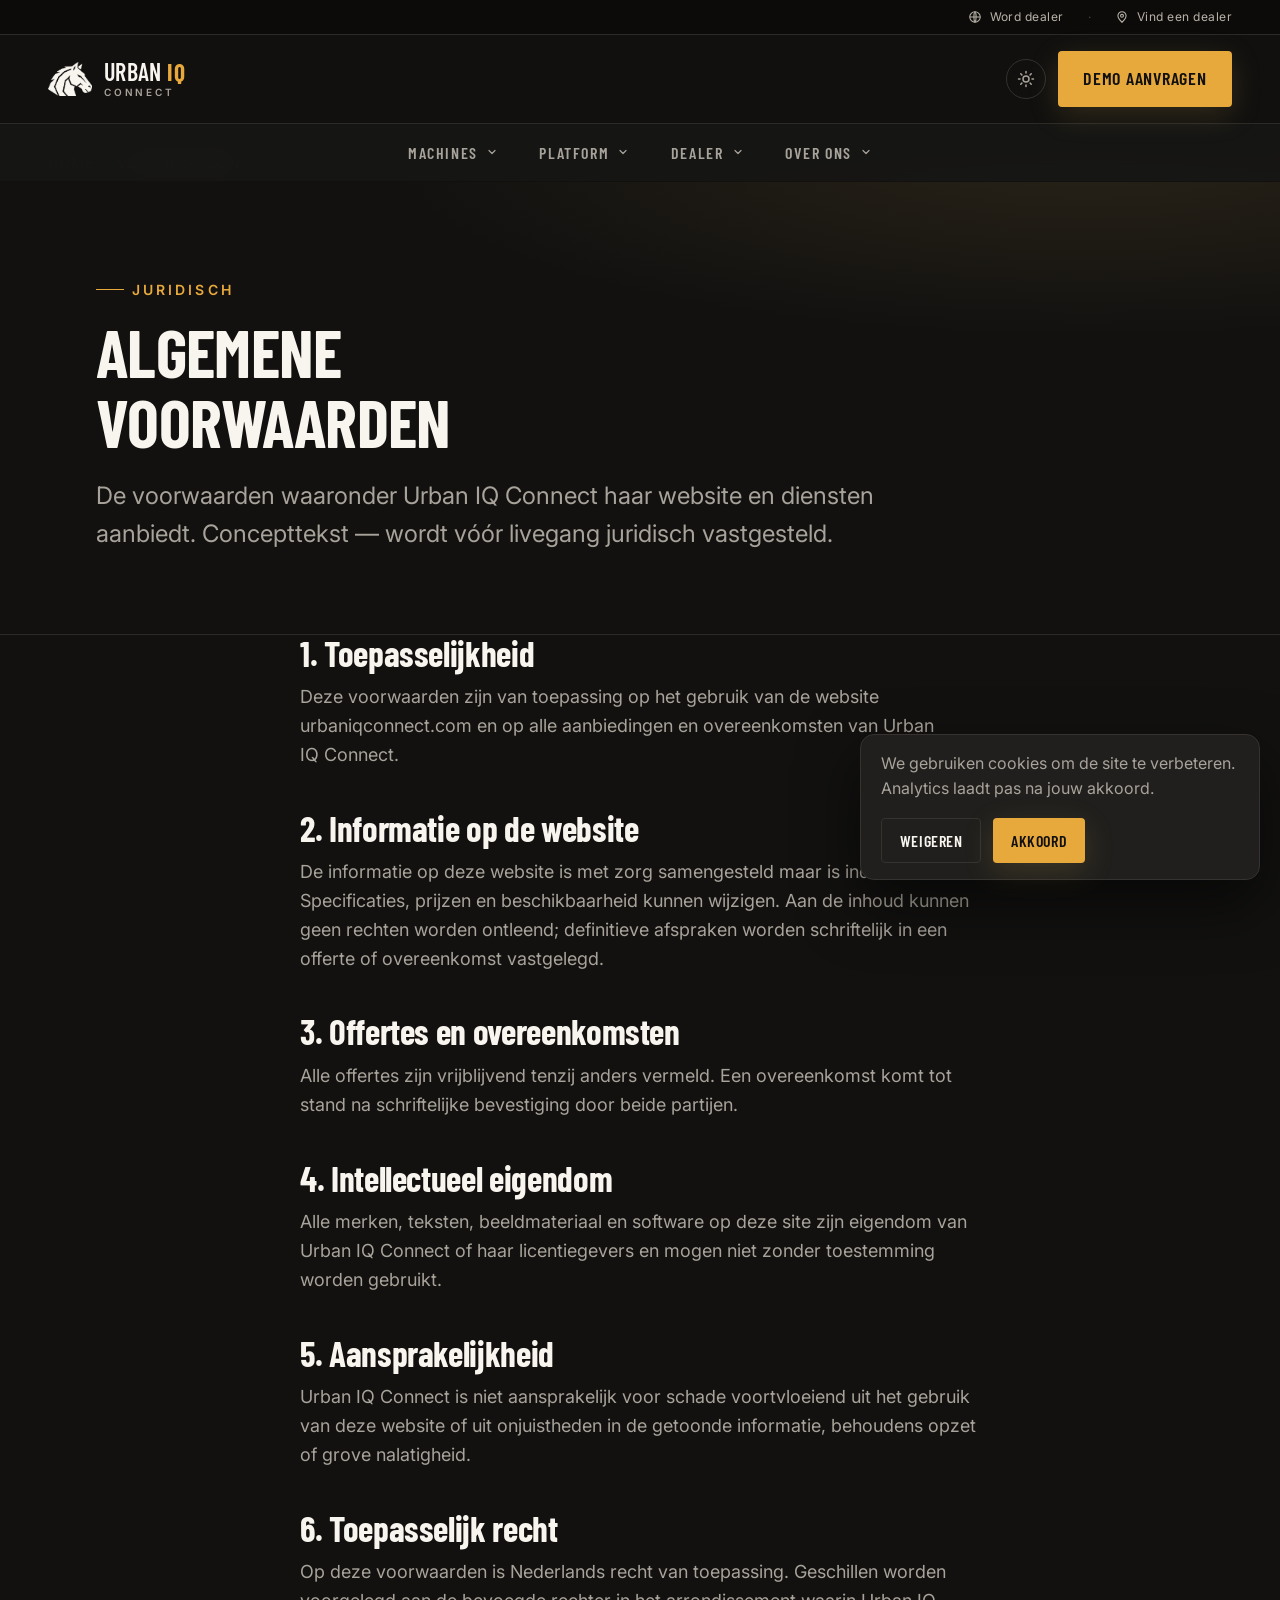
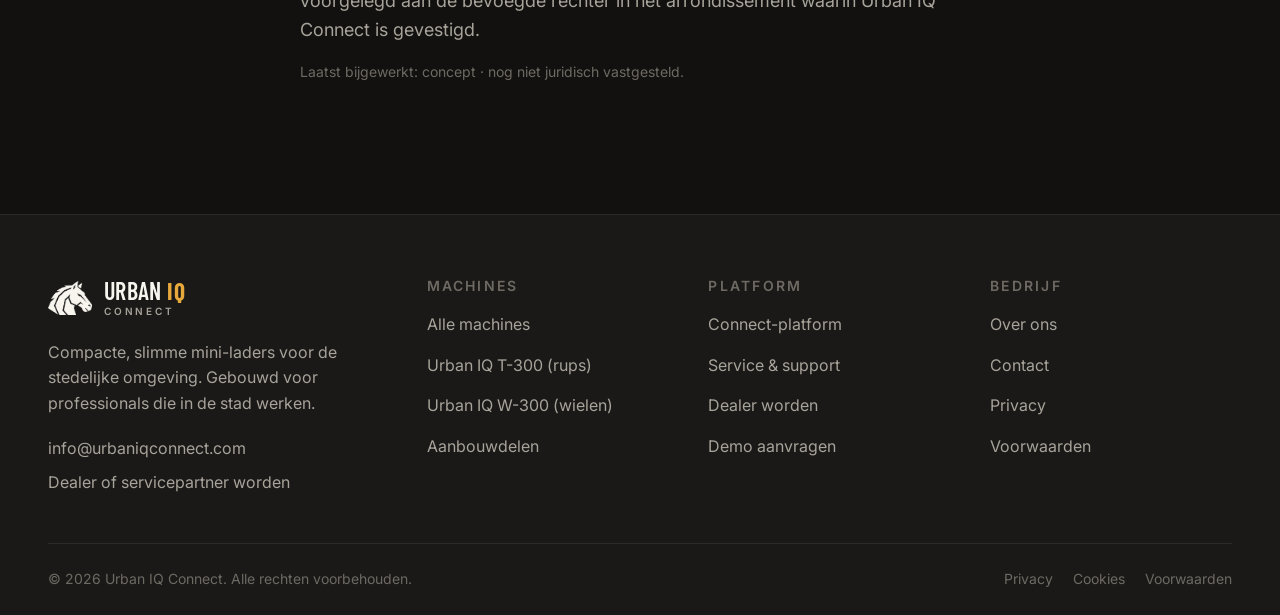
<file: voorwaarden.html>
<!doctype html>
<html lang="nl" data-theme="dark">
  <head>
    <meta charset="utf-8" />
    <meta name="viewport" content="width=device-width, initial-scale=1" />
    <title>Algemene voorwaarden — Urban IQ Connect</title>
    <meta name="description" content="Algemene voorwaarden van Urban IQ Connect. Concepttekst — wordt vóór livegang juridisch vastgesteld." />
    <link rel="canonical" href="https://urbaniqconnect.com/voorwaarden.html" />
    <meta name="robots" content="noindex" />
    <meta name="theme-color" content="#121110" />
    <link rel="preconnect" href="https://fonts.googleapis.com" />
    <link rel="preconnect" href="https://fonts.gstatic.com" crossorigin />
    <link href="https://fonts.googleapis.com/css2?family=Barlow+Condensed:wght@500;600;700&family=Inter:wght@400;500;600&display=swap" rel="stylesheet" />
    <link rel="stylesheet" href="css/tokens.css" />
    <link rel="stylesheet" href="css/base.css" />
    <link rel="stylesheet" href="css/components.css" />
    <link rel="stylesheet" href="css/layout.css" />
    <link rel="stylesheet" href="css/pages.css" />
    <link rel="icon" href="data:image/svg+xml,%3Csvg xmlns='http://www.w3.org/2000/svg' viewBox='0 0 32 32'%3E%3Crect width='32' height='32' rx='6' fill='%23121110'/%3E%3Cpath d='M9 22V10l7 5 7-5v12' fill='none' stroke='%23e8a93c' stroke-width='2.4' stroke-linejoin='round'/%3E%3C/svg%3E" />
  </head>
  <body>
    <a href="#main" class="sr-only">Naar hoofdinhoud</a>
    <div data-include="header"></div>

    <main id="main">
      <section class="page-hero">
        <div class="page-hero__bg"></div>
        <div class="wrap">
          <nav class="breadcrumb" aria-label="Kruimelpad"><a href="index.html">Home</a><span>/</span><span aria-current="page">Voorwaarden</span></nav>
          <div class="page-hero__inner">
            <span class="eyebrow">Juridisch</span>
            <h1>Algemene voorwaarden</h1>
            <p class="lead">De voorwaarden waaronder Urban IQ Connect haar website en diensten aanbiedt. Concepttekst — wordt vóór livegang juridisch vastgesteld.</p>
          </div>
        </div>
      </section>

      <section class="section" style="padding-top:0">
        <div class="wrap">
          <div class="prose">
            <h2>1. Toepasselijkheid</h2>
            <p>Deze voorwaarden zijn van toepassing op het gebruik van de website urbaniqconnect.com en op alle aanbiedingen en overeenkomsten van Urban IQ Connect.</p>
            <h2>2. Informatie op de website</h2>
            <p>De informatie op deze website is met zorg samengesteld maar is indicatief. Specificaties, prijzen en beschikbaarheid kunnen wijzigen. Aan de inhoud kunnen geen rechten worden ontleend; definitieve afspraken worden schriftelijk in een offerte of overeenkomst vastgelegd.</p>
            <h2>3. Offertes en overeenkomsten</h2>
            <p>Alle offertes zijn vrijblijvend tenzij anders vermeld. Een overeenkomst komt tot stand na schriftelijke bevestiging door beide partijen.</p>
            <h2>4. Intellectueel eigendom</h2>
            <p>Alle merken, teksten, beeldmateriaal en software op deze site zijn eigendom van Urban IQ Connect of haar licentiegevers en mogen niet zonder toestemming worden gebruikt.</p>
            <h2>5. Aansprakelijkheid</h2>
            <p>Urban IQ Connect is niet aansprakelijk voor schade voortvloeiend uit het gebruik van deze website of uit onjuistheden in de getoonde informatie, behoudens opzet of grove nalatigheid.</p>
            <h2>6. Toepasselijk recht</h2>
            <p>Op deze voorwaarden is Nederlands recht van toepassing. Geschillen worden voorgelegd aan de bevoegde rechter in het arrondissement waarin Urban IQ Connect is gevestigd.</p>
            <p style="font-size:var(--text-xs);color:var(--color-text-faint)">Laatst bijgewerkt: concept · nog niet juridisch vastgesteld.</p>
          </div>
        </div>
      </section>
    </main>

    <div data-include="footer"></div>
    <script src="js/site.js"></script>
  </body>
</html>
</file>
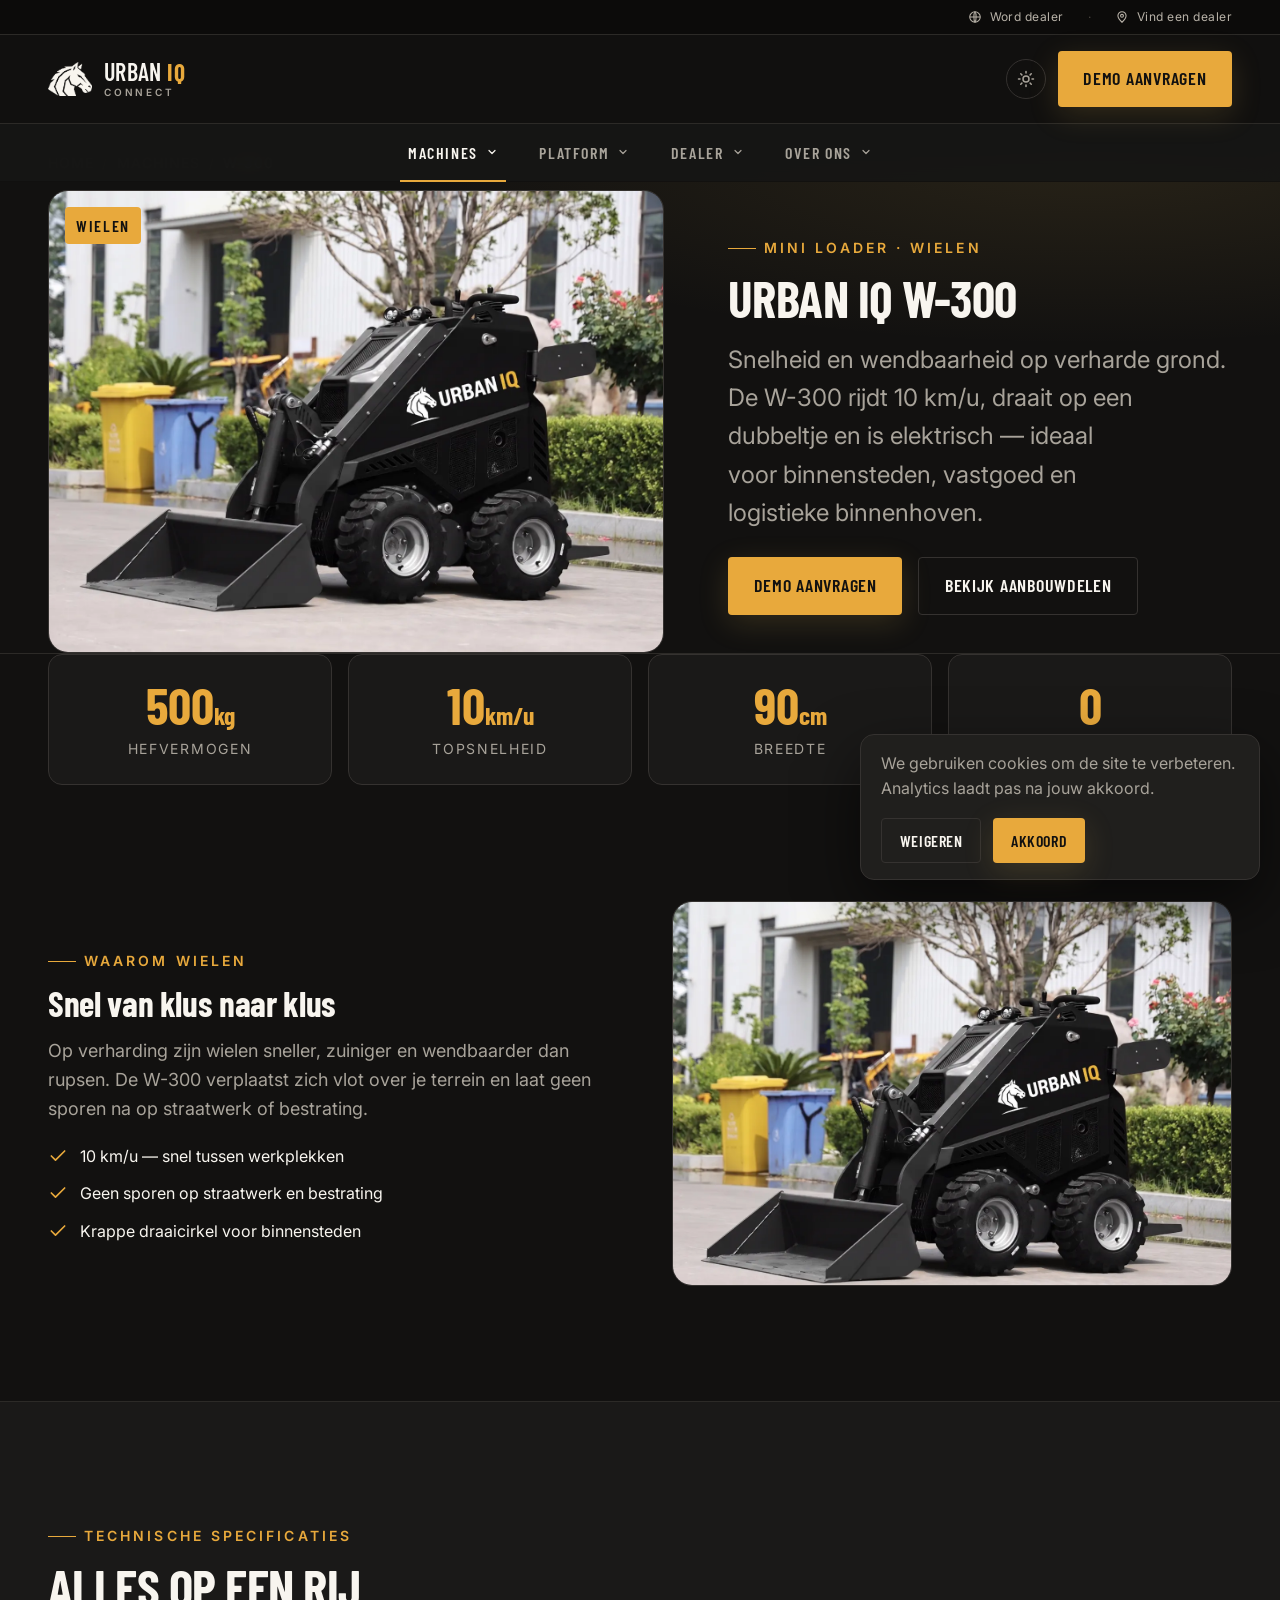
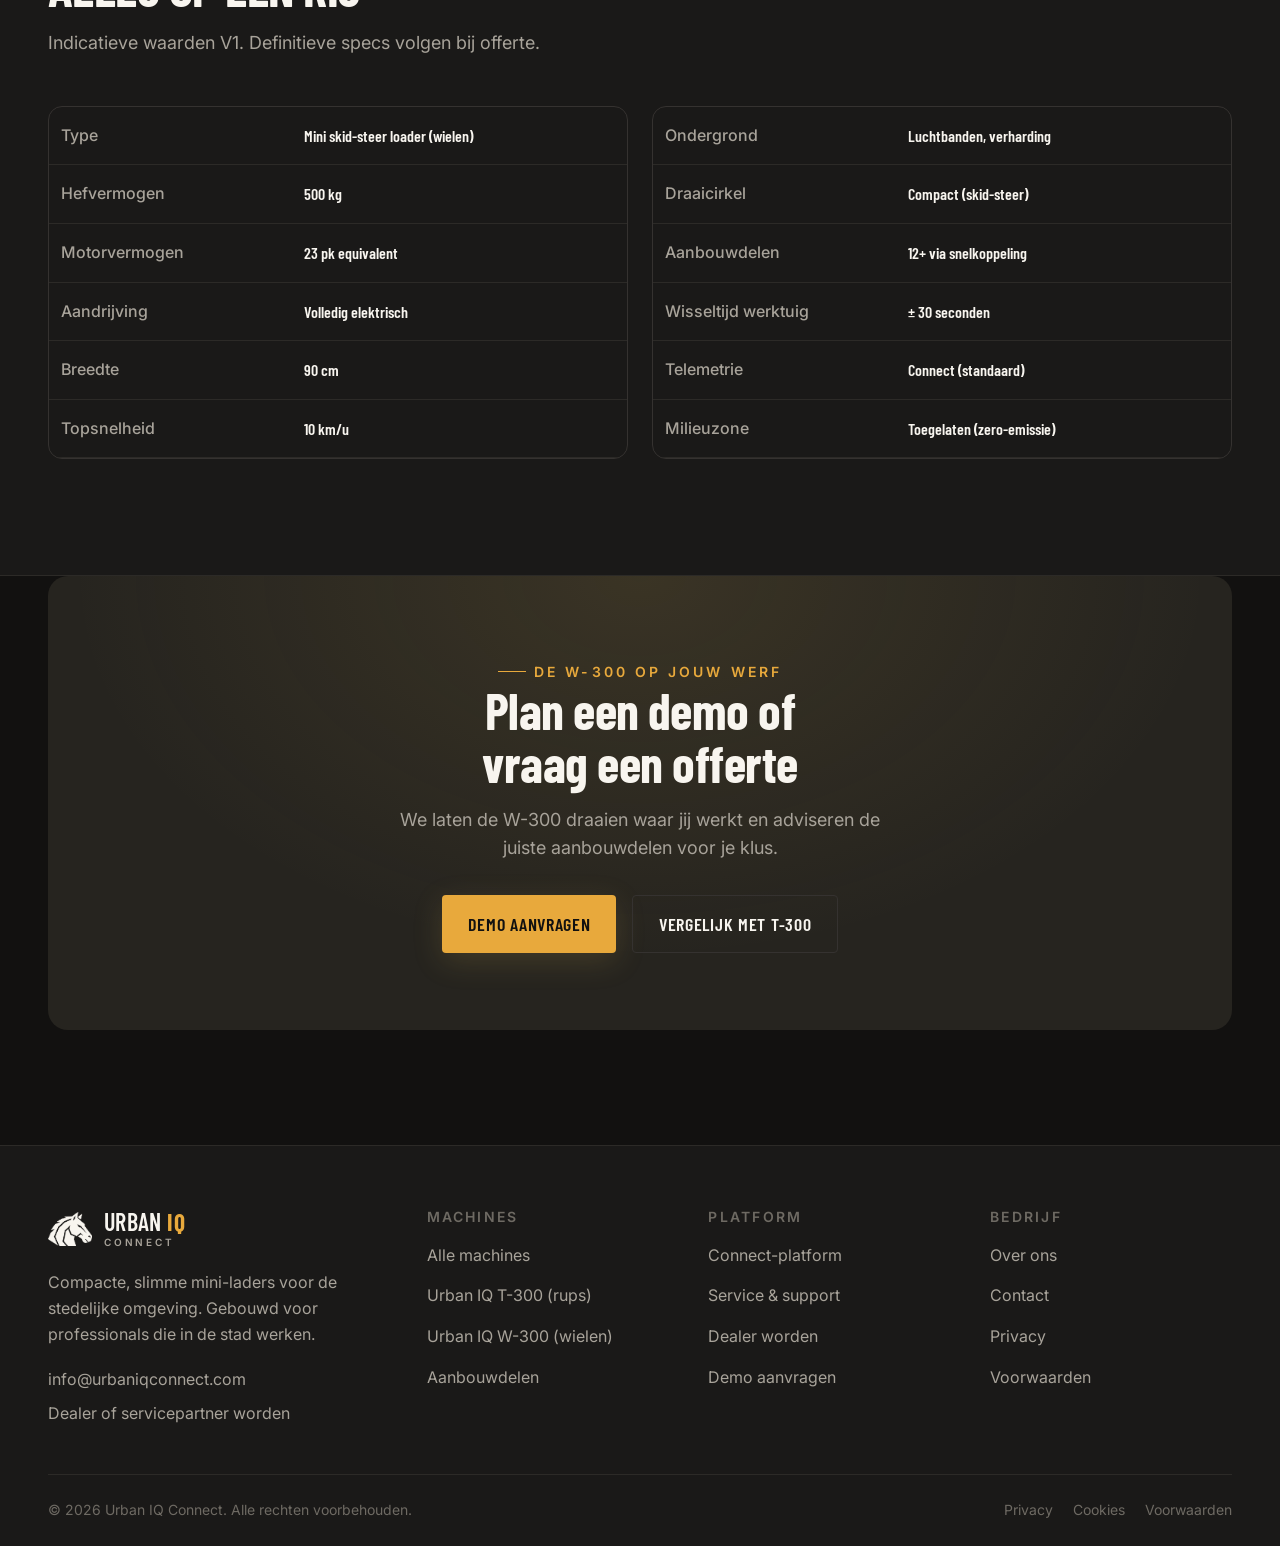
<file: w-300.html>
<!doctype html>
<html lang="nl" data-theme="dark">
  <head>
    <meta charset="utf-8" />
    <meta name="viewport" content="width=device-width, initial-scale=1" />
    <title>Urban IQ W-300 — mini-lader op wielen | Urban IQ Connect</title>
    <meta name="description" content="Urban IQ W-300: elektrische mini skid-steer loader op wielen. 500 kg hefvermogen, 10 km/u, 90 cm breed. Snel en wendbaar op verharde grond en in de binnenstad." />
    <link rel="canonical" href="https://urbaniqconnect.com/w-300.html" />
    <meta name="theme-color" content="#121110" />
    <link rel="preconnect" href="https://fonts.googleapis.com" />
    <link rel="preconnect" href="https://fonts.gstatic.com" crossorigin />
    <link href="https://fonts.googleapis.com/css2?family=Barlow+Condensed:wght@500;600;700&family=Inter:wght@400;500;600&display=swap" rel="stylesheet" />
    <link rel="stylesheet" href="css/tokens.css" />
    <link rel="stylesheet" href="css/base.css" />
    <link rel="stylesheet" href="css/components.css" />
    <link rel="stylesheet" href="css/layout.css" />
    <link rel="stylesheet" href="css/pages.css" />
    <link rel="icon" href="data:image/svg+xml,%3Csvg xmlns='http://www.w3.org/2000/svg' viewBox='0 0 32 32'%3E%3Crect width='32' height='32' rx='6' fill='%23121110'/%3E%3Cpath d='M9 22V10l7 5 7-5v12' fill='none' stroke='%23e8a93c' stroke-width='2.4' stroke-linejoin='round'/%3E%3C/svg%3E" />
  </head>
  <body>
    <a href="#main" class="sr-only">Naar hoofdinhoud</a>
    <div data-include="header"></div>

    <main id="main">
      <section class="page-hero">
        <div class="page-hero__bg"></div>
        <div class="wrap">
          <nav class="breadcrumb" aria-label="Kruimelpad"><a href="index.html">Home</a><span>/</span><a href="machines.html">Machines</a><span>/</span><span aria-current="page">W-300</span></nav>
          <div class="product-hero">
            <div class="product-hero__media" data-reveal>
              <span class="product-hero__tag">Wielen</span>
              <picture><source srcset="assets/machine-wheels.webp" type="image/webp" /><img src="assets/machine-wheels.jpg" alt="Urban IQ W-300 mini-lader op wielen met laadbak" /></picture>
            </div>
            <div data-reveal>
              <span class="eyebrow">Mini loader · wielen</span>
              <h1>Urban IQ W-300</h1>
              <p class="lead">Snelheid en wendbaarheid op verharde grond. De W-300 rijdt 10 km/u, draait op een dubbeltje en is elektrisch — ideaal voor binnensteden, vastgoed en logistieke binnenhoven.</p>
              <div class="product-hero__actions">
                <a class="btn btn--primary" href="contact.html">Demo aanvragen</a>
                <a class="btn btn--ghost" href="aanbouwdelen.html">Bekijk aanbouwdelen</a>
              </div>
            </div>
          </div>
        </div>
      </section>

      <section class="section" style="padding-top:0">
        <div class="wrap">
          <div class="spec-highlights" data-reveal>
            <div class="stat-tile"><div class="stat-tile__num">500<small>kg</small></div><div class="stat-tile__label">Hefvermogen</div></div>
            <div class="stat-tile"><div class="stat-tile__num">10<small>km/u</small></div><div class="stat-tile__label">Topsnelheid</div></div>
            <div class="stat-tile"><div class="stat-tile__num">90<small>cm</small></div><div class="stat-tile__label">Breedte</div></div>
            <div class="stat-tile"><div class="stat-tile__num">0</div><div class="stat-tile__label">Emissie</div></div>
          </div>
        </div>
      </section>

      <section class="section" style="padding-top:0">
        <div class="wrap">
          <div class="feature-row feature-row--flip" data-reveal>
            <div class="feature-row__media">
              <picture><source srcset="assets/machine-wheels.webp" type="image/webp" /><img src="assets/machine-wheels.jpg" alt="W-300 wielen detail" /></picture>
            </div>
            <div>
              <span class="eyebrow">Waarom wielen</span>
              <h2>Snel van klus naar klus</h2>
              <p>Op verharding zijn wielen sneller, zuiniger en wendbaarder dan rupsen. De W-300 verplaatst zich vlot over je terrein en laat geen sporen na op straatwerk of bestrating.</p>
              <ul class="feature-list">
                <li><svg viewBox="0 0 24 24" fill="none" stroke="currentColor" stroke-width="2" stroke-linecap="round" stroke-linejoin="round"><path d="M20 6L9 17l-5-5"/></svg> 10 km/u — snel tussen werkplekken</li>
                <li><svg viewBox="0 0 24 24" fill="none" stroke="currentColor" stroke-width="2" stroke-linecap="round" stroke-linejoin="round"><path d="M20 6L9 17l-5-5"/></svg> Geen sporen op straatwerk en bestrating</li>
                <li><svg viewBox="0 0 24 24" fill="none" stroke="currentColor" stroke-width="2" stroke-linecap="round" stroke-linejoin="round"><path d="M20 6L9 17l-5-5"/></svg> Krappe draaicirkel voor binnensteden</li>
              </ul>
            </div>
          </div>
        </div>
      </section>

      <section class="section usp">
        <div class="wrap">
          <div class="section-head" data-reveal>
            <div><span class="eyebrow">Technische specificaties</span><h2>Alles op een rij</h2></div>
            <p>Indicatieve waarden V1. Definitieve specs volgen bij offerte.</p>
          </div>
          <div class="grid-2" style="align-items:start">
            <div class="card" style="padding:0;overflow:hidden" data-reveal>
              <table class="spec-table" style="margin:0">
                <tr><th>Type</th><td>Mini skid-steer loader (wielen)</td></tr>
                <tr><th>Hefvermogen</th><td>500 kg</td></tr>
                <tr><th>Motorvermogen</th><td>23 pk equivalent</td></tr>
                <tr><th>Aandrijving</th><td>Volledig elektrisch</td></tr>
                <tr><th>Breedte</th><td>90 cm</td></tr>
                <tr><th>Topsnelheid</th><td>10 km/u</td></tr>
              </table>
            </div>
            <div class="card" style="padding:0;overflow:hidden" data-reveal>
              <table class="spec-table" style="margin:0">
                <tr><th>Ondergrond</th><td>Luchtbanden, verharding</td></tr>
                <tr><th>Draaicirkel</th><td>Compact (skid-steer)</td></tr>
                <tr><th>Aanbouwdelen</th><td>12+ via snelkoppeling</td></tr>
                <tr><th>Wisseltijd werktuig</th><td>± 30 seconden</td></tr>
                <tr><th>Telemetrie</th><td>Connect (standaard)</td></tr>
                <tr><th>Milieuzone</th><td>Toegelaten (zero-emissie)</td></tr>
              </table>
            </div>
          </div>
        </div>
      </section>

      <section class="section" style="padding-top:0">
        <div class="wrap">
          <div class="cta-band" data-reveal>
            <span class="eyebrow" style="justify-content:center">De W-300 op jouw werf</span>
            <h2>Plan een demo of vraag een offerte</h2>
            <p>We laten de W-300 draaien waar jij werkt en adviseren de juiste aanbouwdelen voor je klus.</p>
            <div class="cta-band__actions">
              <a class="btn btn--primary" href="contact.html">Demo aanvragen</a>
              <a class="btn btn--ghost" href="t-300.html">Vergelijk met T-300</a>
            </div>
          </div>
        </div>
      </section>
    </main>

    <div data-include="footer"></div>
    <script src="js/site.js"></script>
  </body>
</html>
</file>
<file: css/tokens.css>
/* ============================================================
   URBAN IQ CONNECT — Design System (tokens)
   Merk: Urban IQ Connect — industrieel premium, zwart-goud
   Fonts: Barlow Condensed (display) + Inter (body)
   ============================================================ */

:root,
[data-theme='dark'] {
  /* ---- Type scale (fluid) ---- */
  --text-xs: clamp(0.75rem, 0.7rem + 0.25vw, 0.875rem);
  --text-sm: clamp(0.875rem, 0.8rem + 0.35vw, 1rem);
  --text-base: clamp(1rem, 0.95rem + 0.25vw, 1.125rem);
  --text-lg: clamp(1.125rem, 1rem + 0.75vw, 1.5rem);
  --text-xl: clamp(1.5rem, 1.2rem + 1.25vw, 2.25rem);
  --text-2xl: clamp(2rem, 1.2rem + 2.5vw, 3.5rem);
  --text-3xl: clamp(2.5rem, 1rem + 4vw, 5rem);
  --text-hero: clamp(3rem, 0.5rem + 7vw, 7.5rem);

  /* ---- Spacing (4px base) ---- */
  --space-1: 0.25rem;
  --space-2: 0.5rem;
  --space-3: 0.75rem;
  --space-4: 1rem;
  --space-5: 1.25rem;
  --space-6: 1.5rem;
  --space-8: 2rem;
  --space-10: 2.5rem;
  --space-12: 3rem;
  --space-16: 4rem;
  --space-20: 5rem;
  --space-24: 6rem;
  --space-32: 8rem;

  /* ---- Radius ---- */
  --radius-sm: 0.25rem;
  --radius-md: 0.5rem;
  --radius-lg: 0.875rem;
  --radius-xl: 1.25rem;
  --radius-full: 9999px;

  /* ---- Content widths ---- */
  --content-narrow: 680px;
  --content-default: 1040px;
  --content-wide: 1280px;

  /* ---- Transitions ---- */
  --transition-interactive: 220ms cubic-bezier(0.16, 1, 0.3, 1);

  /* ---- Fonts ---- */
  --font-display: 'Barlow Condensed', 'Arial Narrow', sans-serif;
  --font-body: 'Inter', system-ui, sans-serif;
}

/* ============================================================
   DARK MODE = hoofdtaal (industrieel premium)
   ============================================================ */
:root,
[data-theme='dark'] {
  /* Kern: zwart-goud-cream */
  --color-bg: #121110;
  --color-surface: #1a1918;
  --color-surface-2: #201f1d;
  --color-surface-offset: #26241f;
  --color-divider: #2c2a27;
  --color-border: #353230;

  --color-text: #f8f5ef;          /* cream */
  --color-text-muted: #a8a39a;
  --color-text-faint: #6e6a63;
  --color-text-inverse: #121110;

  /* Amber/goud accent — exact uit Urban IQ-logo */
  --color-primary: #e8a93c;       /* logo-amber */
  --color-primary-hover: #f3bb55;
  --color-primary-active: #cf9530;
  --color-primary-deep: #c5941a;  /* OC goud */
  --color-primary-highlight: #2e2719;

  --color-success: #6daa45;
  --color-error: #d16363;
  --color-warning: #e8af34;

  --shadow-sm: 0 1px 2px rgba(0, 0, 0, 0.4);
  --shadow-md: 0 8px 24px rgba(0, 0, 0, 0.45);
  --shadow-lg: 0 24px 60px rgba(0, 0, 0, 0.55);
  --shadow-gold: 0 8px 30px rgba(200, 164, 78, 0.18);
}

/* ============================================================
   LIGHT MODE = cream-basis (toegankelijk, voor brochure-views)
   ============================================================ */
[data-theme='light'] {
  --color-bg: #f8f5ef;
  --color-surface: #ffffff;
  --color-surface-2: #f3efe6;
  --color-surface-offset: #ece6d8;
  --color-divider: #e2dccd;
  --color-border: #d4ccba;

  --color-text: #1a1918;
  --color-text-muted: #5e5950;
  --color-text-faint: #9a948a;
  --color-text-inverse: #f8f5ef;

  --color-primary: #b07d18;       /* dieper amber voor contrast op licht */
  --color-primary-hover: #946914;
  --color-primary-active: #785411;
  --color-primary-deep: #c5941a;
  --color-primary-highlight: #f6ecd4;

  --color-success: #437a22;
  --color-error: #b03636;
  --color-warning: #b07a00;

  --shadow-sm: 0 1px 2px rgba(26, 25, 24, 0.06);
  --shadow-md: 0 8px 24px rgba(26, 25, 24, 0.1);
  --shadow-lg: 0 24px 60px rgba(26, 25, 24, 0.14);
  --shadow-gold: 0 8px 30px rgba(168, 127, 32, 0.16);
}
</file>
<file: css/base.css>
/* base.css — reset + foundations */
*,
*::before,
*::after {
  box-sizing: border-box;
  margin: 0;
  padding: 0;
}

html {
  -webkit-text-size-adjust: none;
  text-size-adjust: none;
  -webkit-font-smoothing: antialiased;
  -moz-osx-font-smoothing: grayscale;
  text-rendering: optimizeLegibility;
  scroll-behavior: smooth;
  scroll-padding-top: 5rem;
}

body {
  min-height: 100dvh;
  line-height: 1.6;
  font-family: var(--font-body);
  font-size: var(--text-base);
  color: var(--color-text);
  background-color: var(--color-bg);
  overflow-x: hidden;
}

img,
picture,
video,
canvas,
svg {
  display: block;
  max-width: 100%;
  height: auto;
}

ul[role='list'] {
  list-style: none;
}

input,
button,
textarea,
select {
  font: inherit;
  color: inherit;
}

h1,
h2,
h3,
h4 {
  font-family: var(--font-display);
  text-wrap: balance;
  line-height: 1.04;
  font-weight: 600;
  letter-spacing: -0.01em;
}

p,
li {
  text-wrap: pretty;
  max-width: 68ch;
}

a {
  color: inherit;
  text-decoration: none;
}

button {
  cursor: pointer;
  background: none;
  border: none;
}

::selection {
  background: var(--color-primary);
  color: var(--color-text-inverse);
}

:focus-visible {
  outline: 2px solid var(--color-primary);
  outline-offset: 3px;
  border-radius: var(--radius-sm);
}

@media (prefers-reduced-motion: reduce) {
  *,
  *::before,
  *::after {
    animation-duration: 0.01ms !important;
    animation-iteration-count: 1 !important;
    transition-duration: 0.01ms !important;
    scroll-behavior: auto !important;
  }
}

a,
button,
[role='button'],
input,
textarea,
select {
  transition:
    color var(--transition-interactive),
    background var(--transition-interactive),
    border-color var(--transition-interactive),
    box-shadow var(--transition-interactive),
    transform var(--transition-interactive);
}

.sr-only {
  position: absolute;
  width: 1px;
  height: 1px;
  padding: 0;
  margin: -1px;
  overflow: hidden;
  clip: rect(0, 0, 0, 0);
  white-space: nowrap;
  border-width: 0;
}

/* ---- Layout helpers ---- */
.wrap {
  width: 100%;
  max-width: var(--content-wide);
  margin-inline: auto;
  padding-inline: clamp(1.25rem, 4vw, 3rem);
}

.section {
  padding-block: clamp(var(--space-16), 9vw, var(--space-32));
}

.eyebrow {
  font-family: var(--font-body);
  font-size: var(--text-xs);
  font-weight: 600;
  letter-spacing: 0.22em;
  text-transform: uppercase;
  color: var(--color-primary);
  display: inline-flex;
  align-items: center;
  gap: var(--space-2);
}

.eyebrow::before {
  content: '';
  width: 1.75rem;
  height: 1px;
  background: var(--color-primary);
}

/* ---- Reveal-on-scroll ---- */
[data-reveal] {
  opacity: 0;
  transform: translateY(28px);
  transition:
    opacity 0.7s cubic-bezier(0.16, 1, 0.3, 1),
    transform 0.7s cubic-bezier(0.16, 1, 0.3, 1);
}
[data-reveal].is-visible {
  opacity: 1;
  transform: none;
}
@media (prefers-reduced-motion: reduce) {
  [data-reveal] {
    opacity: 1;
    transform: none;
  }
}
</file>
<file: css/components.css>
/* ============================================================
   COMPONENTS — Urban IQ Connect
   Header, buttons, hero, machine cards, application tiles,
   USP strip, service/dealer teaser, footer
   ============================================================ */

/* ---------- Buttons ---------- */
.btn {
  display: inline-flex;
  align-items: center;
  justify-content: center;
  gap: var(--space-2);
  font-family: var(--font-display);
  font-size: var(--text-base);
  font-weight: 600;
  letter-spacing: 0.04em;
  text-transform: uppercase;
  padding: 0.85rem 1.6rem;
  border-radius: var(--radius-sm);
  white-space: nowrap;
}
.btn--primary {
  background: var(--color-primary);
  color: var(--color-text-inverse);
  box-shadow: var(--shadow-gold);
}
.btn--primary:hover {
  background: var(--color-primary-hover);
  transform: translateY(-2px);
}
.btn--ghost {
  border: 1px solid var(--color-border);
  color: var(--color-text);
}
.btn--ghost:hover {
  border-color: var(--color-primary);
  color: var(--color-primary);
  transform: translateY(-2px);
}
.btn svg {
  width: 1.05em;
  height: 1.05em;
}

/* ---------- Header / Hero / Section-head ----------
   VERVANGEN door css/layout.css (Volvo-DNA, dark premium).
   De oude regels zijn verwijderd om dubbele headers en
   conflicterende layout te voorkomen. Zie css/layout.css.
   --------------------------------------------------- */

/* ---------- Application tiles ("Vind je machine") ---------- */
.tile-grid {
  display: grid;
  grid-template-columns: repeat(auto-fit, minmax(220px, 1fr));
  gap: var(--space-4);
}
.tile {
  display: flex;
  flex-direction: column;
  gap: var(--space-4);
  padding: var(--space-6);
  background: var(--color-surface);
  border: 1px solid var(--color-border);
  border-radius: var(--radius-lg);
  min-height: 200px;
  justify-content: space-between;
}
.tile:hover {
  border-color: var(--color-primary);
  transform: translateY(-4px);
  box-shadow: var(--shadow-md);
}
.tile__icon {
  width: 44px;
  height: 44px;
  display: grid;
  place-items: center;
  border-radius: var(--radius-md);
  background: var(--color-primary-highlight);
  color: var(--color-primary);
}
.tile__icon svg {
  width: 24px;
  height: 24px;
}
.tile h3 {
  font-size: var(--text-lg);
  font-weight: 600;
}
.tile p {
  font-size: var(--text-sm);
  color: var(--color-text-muted);
}
.tile__arrow {
  display: inline-flex;
  align-items: center;
  gap: var(--space-2);
  font-size: var(--text-sm);
  font-weight: 600;
  color: var(--color-primary);
}

/* ---------- Machine cards ---------- */
.machine-grid {
  display: grid;
  grid-template-columns: repeat(auto-fill, minmax(300px, 1fr));
  gap: var(--space-6);
}
.machine {
  display: flex;
  flex-direction: column;
  background: var(--color-surface);
  border: 1px solid var(--color-border);
  border-radius: var(--radius-lg);
  overflow: hidden;
}
.machine:hover {
  border-color: var(--color-primary);
  transform: translateY(-4px);
  box-shadow: var(--shadow-md);
}
.machine__media {
  position: relative;
  aspect-ratio: 4 / 3;
  background:
    radial-gradient(80% 80% at 50% 30%, rgba(200, 164, 78, 0.1), transparent 70%),
    var(--color-surface-2);
  display: grid;
  place-items: center;
}
.machine__media svg {
  width: 62%;
  height: auto;
  color: var(--color-primary);
  opacity: 0.92;
}
.machine__media img {
  width: 100%;
  height: 100%;
  object-fit: cover;
}
.machine__tag {
  position: absolute;
  top: var(--space-3);
  left: var(--space-3);
  font-size: var(--text-xs);
  font-weight: 600;
  letter-spacing: 0.1em;
  text-transform: uppercase;
  color: var(--color-text-inverse);
  background: var(--color-primary);
  padding: 0.3rem 0.6rem;
  border-radius: var(--radius-sm);
}
.machine__body {
  padding: var(--space-6);
  display: flex;
  flex-direction: column;
  gap: var(--space-4);
  flex: 1;
}
.machine__name {
  font-size: var(--text-xl);
  font-weight: 700;
}
.machine__class {
  font-size: var(--text-xs);
  letter-spacing: 0.14em;
  text-transform: uppercase;
  color: var(--color-text-muted);
}
.specs {
  display: grid;
  grid-template-columns: repeat(3, 1fr);
  gap: var(--space-2);
  border-block: 1px solid var(--color-divider);
  padding-block: var(--space-4);
  margin-top: auto;
}
.spec__val {
  font-family: var(--font-display);
  font-size: var(--text-lg);
  font-weight: 600;
  color: var(--color-primary);
}
.spec__key {
  font-size: 0.6875rem;
  letter-spacing: 0.08em;
  text-transform: uppercase;
  color: var(--color-text-muted);
}
.machine__cta {
  display: inline-flex;
  align-items: center;
  gap: var(--space-2);
  font-family: var(--font-display);
  font-weight: 600;
  text-transform: uppercase;
  letter-spacing: 0.04em;
  color: var(--color-primary);
}
.machine__cta svg {
  transition: transform var(--transition-interactive);
}
.machine:hover .machine__cta svg {
  transform: translateX(4px);
}

/* ---------- USP strip ---------- */
.usp {
  background: var(--color-surface);
  border-block: 1px solid var(--color-divider);
}
.usp-grid {
  display: grid;
  grid-template-columns: repeat(auto-fit, minmax(240px, 1fr));
  gap: var(--space-10);
}
.usp__item {
  display: flex;
  flex-direction: column;
  gap: var(--space-3);
}
.usp__num {
  font-family: var(--font-display);
  font-size: var(--text-sm);
  font-weight: 700;
  color: var(--color-primary);
  letter-spacing: 0.1em;
}
.usp__item h3 {
  font-size: var(--text-lg);
  font-weight: 600;
}
.usp__item p {
  font-size: var(--text-sm);
  color: var(--color-text-muted);
}

/* ---------- Service / Dealer teaser ---------- */
.split {
  display: grid;
  grid-template-columns: repeat(auto-fit, minmax(320px, 1fr));
  gap: var(--space-6);
}
.panel {
  position: relative;
  padding: clamp(var(--space-8), 4vw, var(--space-16));
  border-radius: var(--radius-xl);
  border: 1px solid var(--color-border);
  overflow: hidden;
  background: var(--color-surface);
}
.panel--gold {
  background:
    radial-gradient(120% 120% at 100% 0%, rgba(200, 164, 78, 0.16), transparent 60%),
    var(--color-surface);
}
.panel h3 {
  font-size: var(--text-xl);
  font-weight: 700;
  margin-top: var(--space-3);
}
.panel p {
  color: var(--color-text-muted);
  margin-block: var(--space-4) var(--space-6);
}

/* ---------- CTA band ---------- */
.cta-band {
  text-align: center;
  background:
    radial-gradient(80% 140% at 50% 0%, rgba(200, 164, 78, 0.12), transparent 60%),
    var(--color-surface-offset);
  border-radius: var(--radius-xl);
  padding: clamp(var(--space-12), 6vw, var(--space-24));
}
.cta-band h2 {
  font-size: var(--text-2xl);
  font-weight: 700;
  max-width: 20ch;
  margin-inline: auto;
}
.cta-band p {
  color: var(--color-text-muted);
  margin: var(--space-4) auto var(--space-8);
  max-width: 46ch;
}
.cta-band__actions {
  display: flex;
  flex-wrap: wrap;
  gap: var(--space-4);
  justify-content: center;
}

/* ---------- Footer ---------- */
.site-footer {
  border-top: 1px solid var(--color-divider);
  background: var(--color-surface);
}
.footer-grid {
  display: grid;
  grid-template-columns: 1.4fr repeat(3, 1fr);
  gap: var(--space-10);
  padding-block: var(--space-16) var(--space-12);
}
.footer-brand p {
  color: var(--color-text-muted);
  font-size: var(--text-sm);
  margin-top: var(--space-4);
}
.footer-col h4 {
  font-family: var(--font-body);
  font-size: var(--text-xs);
  letter-spacing: 0.16em;
  text-transform: uppercase;
  color: var(--color-text-faint);
  margin-bottom: var(--space-4);
}
.footer-col ul {
  list-style: none;
  display: flex;
  flex-direction: column;
  gap: var(--space-3);
}
.footer-col a {
  font-size: var(--text-sm);
  color: var(--color-text-muted);
}
.footer-col a:hover {
  color: var(--color-primary);
}
.footer-bottom {
  border-top: 1px solid var(--color-divider);
  padding-block: var(--space-6);
  display: flex;
  justify-content: space-between;
  align-items: center;
  gap: var(--space-4);
  flex-wrap: wrap;
  font-size: var(--text-xs);
  color: var(--color-text-faint);
}

/* ---------- Cookie consent ---------- */
.cookie {
  position: fixed;
  right: var(--space-5);
  bottom: var(--space-5);
  transform: translateY(160%);
  z-index: 200;
  width: min(400px, calc(100% - 2rem));
  display: flex;
  gap: var(--space-4);
  align-items: center;
  flex-wrap: wrap;
  justify-content: space-between;
  padding: var(--space-4) var(--space-5);
  background: var(--color-surface-2);
  border: 1px solid var(--color-border);
  border-radius: var(--radius-lg);
  box-shadow: var(--shadow-lg);
  transition: transform 0.5s cubic-bezier(0.16, 1, 0.3, 1);
}
.cookie.is-visible {
  transform: translateY(0);
}
.cookie p {
  font-size: var(--text-sm);
  color: var(--color-text-muted);
  flex: 1 1 280px;
  margin: 0;
}
.cookie__actions {
  display: flex;
  gap: var(--space-3);
}
.cookie .btn {
  padding: 0.55rem 1.1rem;
  font-size: var(--text-sm);
}

/* ---------- Footer extra's ---------- */
.footer-contact {
  display: flex;
  flex-direction: column;
  gap: var(--space-2);
  margin-top: var(--space-5);
  font-size: var(--text-sm);
}
.footer-contact a {
  color: var(--color-text-muted);
}
.footer-contact a:hover {
  color: var(--color-primary);
}
.footer-bottom__links {
  display: inline-flex;
  gap: var(--space-5);
}
.footer-bottom__links a:hover {
  color: var(--color-primary);
}

/* ============================================================
   RESPONSIVE
   ============================================================ */
@media (max-width: 860px) {
  .footer-grid {
    grid-template-columns: 1fr 1fr;
  }
}
@media (max-width: 720px) {
  .nav {
    position: fixed;
    inset: 0 0 0 auto;
    width: min(82vw, 320px);
    flex-direction: column;
    align-items: flex-start;
    justify-content: flex-start;
    gap: var(--space-6);
    padding: 6rem var(--space-8) var(--space-8);
    background: var(--color-surface);
    border-left: 1px solid var(--color-border);
    transform: translateX(100%);
    transition: transform 0.4s cubic-bezier(0.16, 1, 0.3, 1);
    z-index: 110;
  }
  .nav.is-open {
    transform: none;
  }
  .nav__link {
    font-size: var(--text-lg);
  }
  .menu-toggle {
    display: grid;
  }
  .header-cta {
    display: none;
  }
  body.nav-open::before {
    content: '';
    position: fixed;
    inset: 0;
    z-index: 105;
    background: rgba(0, 0, 0, 0.5);
    backdrop-filter: blur(2px);
  }
  .section-head {
    flex-direction: column;
    align-items: flex-start;
  }
  .footer-grid {
    grid-template-columns: 1fr 1fr;
    gap: var(--space-8);
  }
  .footer-brand {
    grid-column: 1 / -1;
  }
  .specs {
    grid-template-columns: repeat(3, 1fr);
  }
}
@media (max-width: 560px) {
  .hero__stats {
    grid-template-columns: repeat(2, minmax(0, 1fr));
    gap: var(--space-7) var(--space-6);
  }
  .footer-grid {
    grid-template-columns: 1fr;
  }
  .footer-bottom {
    flex-direction: column;
    align-items: flex-start;
  }
}
</file>
<file: css/layout.css>
/* ============================================================
   layout.css — Urban IQ Connect
   Volvo CE layout-DNA, toegepast in dark premium huisstijl.
   Topbalk · logo-blok · mega-menu · full-bleed hero ·
   beeldkaarten-rij · alternerende feature-rijen ·
   donker media-blok · twee-koloms CTA · toepassingen ·
   page-hero · news/lijst-rijen.
   ============================================================ */

/* ============================================================
   1. HEADER — topbalk + logo-blok + mega-menu nav
   ============================================================ */
.site-header {
  position: fixed;
  inset: 0 0 auto 0;
  z-index: 100;
  background: color-mix(in srgb, var(--color-bg) 92%, transparent);
  backdrop-filter: blur(16px);
  -webkit-backdrop-filter: blur(16px);
  border-bottom: 1px solid transparent;
  transition: border-color 0.3s ease, background 0.3s ease, box-shadow 0.3s ease;
}
.site-header.is-scrolled {
  border-bottom-color: var(--color-divider);
  box-shadow: var(--shadow-sm);
}

/* ---- Topbalk (utility) ---- */
.topbar {
  background: #0c0b0a;
  border-bottom: 1px solid var(--color-divider);
}
[data-theme='light'] .topbar {
  background: #1a1918;
}
.topbar__inner {
  max-width: var(--content-wide);
  margin-inline: auto;
  padding: 0.45rem clamp(1.25rem, 4vw, 3rem);
  display: flex;
  align-items: center;
  justify-content: flex-end;
  gap: var(--space-6);
}
.topbar__link {
  display: inline-flex;
  align-items: center;
  gap: var(--space-2);
  font-size: 0.75rem;
  letter-spacing: 0.04em;
  color: #b8b2a8;
}
.topbar__link:hover { color: var(--color-primary); }
.topbar__link svg { width: 14px; height: 14px; flex: none; }
.topbar__sep { color: #4a4640; font-size: 0.75rem; }

/* ---- Logo-rij ---- */
.headbar {
  max-width: var(--content-wide);
  margin-inline: auto;
  padding: var(--space-4) clamp(1.25rem, 4vw, 3rem);
  display: flex;
  align-items: center;
  justify-content: space-between;
  gap: var(--space-6);
}
.brand {
  display: inline-flex;
  align-items: center;
  gap: var(--space-3);
  font-family: var(--font-display);
  font-weight: 600;
  letter-spacing: 0.02em;
}
.brand__mark { width: 44px; height: auto; flex: none; }
.brand__mark--black { display: none; }
[data-theme='light'] .brand__mark--cream { display: none; }
[data-theme='light'] .brand__mark--black { display: block; }
.brand__name { font-size: var(--text-lg); line-height: 1; }
.brand__name b { font-weight: 700; }
.brand__sub {
  display: block;
  font-family: var(--font-body);
  font-size: 0.625rem;
  letter-spacing: 0.28em;
  text-transform: uppercase;
  color: var(--color-text-muted);
  margin-top: 3px;
}

.headbar__right {
  display: flex;
  align-items: center;
  gap: var(--space-3);
}
.icon-btn {
  display: grid;
  place-items: center;
  width: 40px;
  height: 40px;
  border-radius: var(--radius-full);
  border: 1px solid var(--color-border);
  color: var(--color-text-muted);
  flex: none;
}
.icon-btn:hover { color: var(--color-primary); border-color: var(--color-primary); }

/* ---- Primaire navigatiebalk + mega-menu ---- */
.navbar {
  border-top: 1px solid var(--color-divider);
  background: color-mix(in srgb, var(--color-surface) 60%, transparent);
}
.navbar__inner {
  max-width: var(--content-wide);
  margin-inline: auto;
  padding-inline: clamp(1.25rem, 4vw, 3rem);
  display: flex;
  align-items: stretch;
  justify-content: center;
  gap: clamp(var(--space-2), 2vw, var(--space-10));
}
.nav-item { position: relative; display: flex; }
.nav__link {
  display: inline-flex;
  align-items: center;
  gap: var(--space-2);
  padding: var(--space-4) var(--space-2);
  font-family: var(--font-display);
  font-size: var(--text-sm);
  font-weight: 600;
  letter-spacing: 0.1em;
  text-transform: uppercase;
  color: var(--color-text-muted);
  position: relative;
}
.nav__link:hover,
.nav-item.is-open .nav__link { color: var(--color-text); }
.nav__link::after {
  content: '';
  position: absolute;
  left: 0; right: 0; bottom: -1px;
  height: 2px;
  background: var(--color-primary);
  transform: scaleX(0);
  transition: transform var(--transition-interactive);
}
.nav__link:hover::after,
.nav__link.is-active::after,
.nav-item.is-open .nav__link::after { transform: scaleX(1); }
.nav__link.is-active { color: var(--color-text); }
.nav__link .caret { width: 12px; height: 12px; transition: transform var(--transition-interactive); }
.nav-item.is-open .nav__link .caret { transform: rotate(180deg); }

/* Mega-menu paneel */
.megamenu {
  position: absolute;
  top: 100%;
  left: 50%;
  transform: translate(-50%, 8px);
  min-width: 280px;
  background: var(--color-surface);
  border: 1px solid var(--color-border);
  border-radius: var(--radius-lg);
  box-shadow: var(--shadow-lg);
  padding: var(--space-5);
  display: grid;
  gap: var(--space-1);
  opacity: 0;
  visibility: hidden;
  pointer-events: none;
  transition: opacity 0.2s ease, transform 0.2s ease, visibility 0.2s;
  z-index: 120;
}
.nav-item:hover .megamenu,
.nav-item.is-open .megamenu {
  opacity: 1;
  visibility: visible;
  pointer-events: auto;
  transform: translate(-50%, 0);
}
.megamenu a {
  display: flex;
  flex-direction: column;
  gap: 2px;
  padding: var(--space-3) var(--space-4);
  border-radius: var(--radius-md);
}
.megamenu a:hover { background: var(--color-surface-2); }
.megamenu a strong {
  font-family: var(--font-display);
  font-size: var(--text-base);
  font-weight: 600;
  color: var(--color-text);
}
.megamenu a span {
  font-size: var(--text-xs);
  color: var(--color-text-muted);
}

/* ---- Mobiel menu ---- */
.menu-toggle { display: none; }
@media (max-width: 920px) {
  .navbar { display: none; }
  .menu-toggle { display: grid; }
  .topbar__inner { justify-content: space-between; }
  .mobile-nav {
    position: fixed;
    inset: 0 0 0 auto;
    width: min(86vw, 360px);
    z-index: 130;
    background: var(--color-surface);
    border-left: 1px solid var(--color-border);
    padding: var(--space-8) var(--space-6);
    overflow-y: auto;
    transform: translateX(100%);
    transition: transform 0.4s cubic-bezier(0.16, 1, 0.3, 1);
    display: flex;
    flex-direction: column;
    gap: var(--space-2);
  }
  .mobile-nav.is-open { transform: none; }
  .mobile-nav__group { border-bottom: 1px solid var(--color-divider); padding-block: var(--space-2); }
  .mobile-nav__head {
    width: 100%;
    display: flex;
    align-items: center;
    justify-content: space-between;
    padding: var(--space-3) 0;
    font-family: var(--font-display);
    font-size: var(--text-lg);
    font-weight: 600;
    letter-spacing: 0.04em;
    text-transform: uppercase;
    color: var(--color-text);
  }
  .mobile-nav__head .caret { width: 16px; height: 16px; transition: transform 0.25s ease; }
  .mobile-nav__group.is-open .caret { transform: rotate(180deg); }
  .mobile-nav__sub {
    display: grid;
    gap: var(--space-1);
    max-height: 0;
    overflow: hidden;
    transition: max-height 0.3s ease;
  }
  .mobile-nav__group.is-open .mobile-nav__sub { max-height: 400px; }
  .mobile-nav__sub a {
    padding: var(--space-2) var(--space-3);
    font-size: var(--text-base);
    color: var(--color-text-muted);
  }
  .mobile-nav__sub a:hover { color: var(--color-primary); }
  .mobile-nav__cta { margin-top: var(--space-5); }
  body.nav-open::before {
    content: '';
    position: fixed; inset: 0; z-index: 125;
    background: rgba(0,0,0,.55);
    backdrop-filter: blur(2px);
  }
}
@media (min-width: 921px) { .mobile-nav { display: none; } }

/* Header-hoogte compensatie (fixed) */
:root { --header-h: 152px; }
@media (max-width: 920px) { :root { --header-h: 104px; } }

/* ============================================================
   2. FULL-BLEED HERO (Volvo "Building Tomorrow")
   ============================================================ */
.hero-bleed {
  position: relative;
  min-height: min(92svh, 880px);
  display: flex;
  align-items: flex-end;
  isolation: isolate;
  margin-top: var(--header-h);
  overflow: hidden;
}
.hero-bleed__media { position: absolute; inset: 0; z-index: -2; }
.hero-bleed__media img { width: 100%; height: 100%; object-fit: cover; }
.hero-bleed::after {
  content: '';
  position: absolute; inset: 0; z-index: -1;
  background:
    linear-gradient(180deg, rgba(10,9,8,.35) 0%, rgba(10,9,8,.05) 35%, rgba(10,9,8,.55) 78%, rgba(10,9,8,.92) 100%),
    linear-gradient(90deg, rgba(10,9,8,.7) 0%, rgba(10,9,8,.15) 45%, transparent 70%);
}
.hero-bleed__inner {
  width: 100%;
  max-width: var(--content-wide);
  margin-inline: auto;
  padding: 0 clamp(1.25rem, 4vw, 3rem) clamp(var(--space-12), 7vw, var(--space-24));
}
.hero-bleed .eyebrow { color: var(--color-primary); }
.hero-bleed__eyebrow {
  font-family: var(--font-body);
  font-size: var(--text-sm);
  font-weight: 600;
  letter-spacing: 0.22em;
  text-transform: uppercase;
  color: #e9e3d8;
}
.hero-bleed h1 {
  color: #fff;
  font-size: var(--text-hero);
  font-weight: 700;
  letter-spacing: -0.01em;
  text-transform: uppercase;
  margin-top: var(--space-4);
  max-width: 16ch;
  text-shadow: 0 2px 30px rgba(0,0,0,.4);
}
.hero-bleed h1 .accent { color: var(--color-primary); }
.hero-bleed__lead {
  color: #e4ded3;
  font-size: var(--text-lg);
  max-width: 54ch;
  margin-top: var(--space-6);
}
.hero-bleed__actions {
  margin-top: var(--space-8);
  display: flex;
  flex-wrap: wrap;
  gap: var(--space-4);
}
.hero-bleed .btn--ghost { color: #fff; border-color: rgba(255,255,255,.4); }
.hero-bleed .btn--ghost:hover { color: var(--color-primary); border-color: var(--color-primary); }

/* Hero-stats balk onder hero */
.hero-stats {
  background: var(--color-surface);
  border-bottom: 1px solid var(--color-divider);
}
.hero-stats__inner {
  max-width: var(--content-wide);
  margin-inline: auto;
  padding: clamp(var(--space-6), 3vw, var(--space-10)) clamp(1.25rem, 4vw, 3rem);
  display: grid;
  grid-template-columns: repeat(4, minmax(0, 1fr));
  gap: var(--space-6);
}
.hero-stats .stat { border-left: 2px solid var(--color-primary); padding-left: var(--space-4); }
.stat__num {
  font-family: var(--font-display);
  font-size: var(--text-2xl);
  font-weight: 700;
  color: var(--color-text);
  line-height: 1;
}
.stat__num small { font-size: 0.5em; color: var(--color-text-muted); }
.stat__label {
  font-size: var(--text-xs);
  letter-spacing: 0.12em;
  text-transform: uppercase;
  color: var(--color-text-muted);
  margin-top: var(--space-2);
}
@media (max-width: 720px) {
  .hero-stats__inner { grid-template-columns: repeat(2, 1fr); gap: var(--space-7) var(--space-4); }
}

/* ============================================================
   3. PAGE-HERO (binnenpagina's)
   ============================================================ */
.page-hero {
  position: relative;
  margin-top: var(--header-h);
  isolation: isolate;
  overflow: hidden;
  background: var(--color-surface);
  border-bottom: 1px solid var(--color-divider);
}
.page-hero--image { min-height: 52svh; display: flex; align-items: flex-end; }
.page-hero--image .page-hero__media { position: absolute; inset: 0; z-index: -2; }
.page-hero--image .page-hero__media img { width: 100%; height: 100%; object-fit: cover; }
.page-hero--image::after {
  content: ''; position: absolute; inset: 0; z-index: -1;
  background: linear-gradient(180deg, rgba(10,9,8,.3) 0%, rgba(10,9,8,.4) 55%, rgba(10,9,8,.9) 100%);
}
.page-hero--image h1, .page-hero--image .page-hero__lead { color: #fff; }
.page-hero--image .eyebrow { color: var(--color-primary); }
.page-hero__inner {
  max-width: var(--content-wide);
  margin-inline: auto;
  padding: clamp(var(--space-12), 7vw, var(--space-20)) clamp(1.25rem, 4vw, 3rem);
}
.page-hero h1 {
  font-size: var(--text-3xl);
  font-weight: 700;
  text-transform: uppercase;
  margin-top: var(--space-4);
  max-width: 18ch;
}
.page-hero__lead,
.page-hero .lead {
  font-size: var(--text-lg);
  color: var(--color-text-muted);
  max-width: 56ch;
  margin-top: var(--space-5);
}
.page-hero--image .page-hero__lead,
.page-hero--image .lead { color: #e4ded3; }

/* Breadcrumb */
.crumbs {
  display: flex;
  gap: var(--space-2);
  font-size: var(--text-xs);
  letter-spacing: 0.04em;
  color: var(--color-text-faint);
  margin-bottom: var(--space-4);
}
.crumbs a:hover { color: var(--color-primary); }
.page-hero--image .crumbs { color: #cfc8bd; }
/* Bestaande .breadcrumb leesbaar op beeld-hero */
.page-hero--image .breadcrumb { color: #cfc8bd; }
.page-hero--image .breadcrumb a { color: #e9e3d8; }
.page-hero--image .breadcrumb a:hover { color: var(--color-primary); }
.page-hero--image .breadcrumb span[aria-current] { color: #fff; }
.page-hero--image .eyebrow { color: var(--color-primary); }

/* ============================================================
   4. SECTIE-KOP (Volvo: links uitgelijnd of gecentreerd)
   ============================================================ */
.section-head {
  margin-bottom: clamp(var(--space-8), 4vw, var(--space-12));
}
.section-head--center { text-align: center; max-width: 60ch; margin-inline: auto; }
.section-head--center .eyebrow { justify-content: center; }
.section-head h2 {
  font-size: var(--text-2xl);
  font-weight: 700;
  text-transform: uppercase;
  margin-top: var(--space-3);
  max-width: 22ch;
}
.section-head--center h2 { margin-inline: auto; }
.section-head p {
  color: var(--color-text-muted);
  margin-top: var(--space-4);
  max-width: 56ch;
}
.section-head--center p { margin-inline: auto; }

/* ============================================================
   5. BEELDKAARTEN-RIJ (Volvo 4-koloms, randloos)
   ============================================================ */
.cardrow {
  display: grid;
  grid-template-columns: repeat(4, minmax(0, 1fr));
  gap: var(--space-5);
}
.cardrow--3 { grid-template-columns: repeat(3, minmax(0, 1fr)); }
.cardrow--2 { grid-template-columns: repeat(2, minmax(0, 1fr)); }
.imgcard { display: flex; flex-direction: column; gap: var(--space-4); }
.imgcard__media {
  position: relative;
  aspect-ratio: 4 / 3;
  overflow: hidden;
  border-radius: var(--radius-md);
  background: var(--color-surface-2);
}
.imgcard__media img { width: 100%; height: 100%; object-fit: cover; transition: transform 0.6s cubic-bezier(0.16,1,0.3,1); }
.imgcard:hover .imgcard__media img { transform: scale(1.05); }
.imgcard__media--icon { display: grid; place-items: center; background:
  radial-gradient(80% 80% at 50% 35%, rgba(200,164,78,.12), transparent 70%), var(--color-surface-2); }
.imgcard__media--icon svg { width: 46%; color: var(--color-primary); opacity: .92; }
.imgcard__label {
  display: inline-flex;
  align-items: center;
  gap: var(--space-2);
  font-family: var(--font-display);
  font-size: var(--text-lg);
  font-weight: 600;
  letter-spacing: 0.02em;
  color: var(--color-text);
}
.imgcard__label svg { width: 20px; height: 20px; color: var(--color-primary); transition: transform var(--transition-interactive); }
.imgcard:hover .imgcard__label svg { transform: translateX(5px); }
.imgcard p { font-size: var(--text-sm); color: var(--color-text-muted); }

/* ============================================================
   6. ALTERNERENDE FEATURE-RIJ (Volvo "This is Volvo CE")
   ============================================================ */
.feature-row {
  display: grid;
  grid-template-columns: 1fr 1.15fr;
  align-items: center;
  gap: clamp(var(--space-8), 5vw, var(--space-20));
}
.feature-row + .feature-row { margin-top: clamp(var(--space-16), 8vw, var(--space-24)); }
.feature-row--reverse .feature-row__media { order: -1; }
.feature-row__media {
  border-radius: var(--radius-lg);
  overflow: hidden;
  aspect-ratio: 16 / 11;
  background: var(--color-surface-2);
}
.feature-row__media img { width: 100%; height: 100%; object-fit: cover; }
.feature-row__body h3 {
  font-size: var(--text-xl);
  font-weight: 700;
  margin-top: var(--space-3);
  max-width: 20ch;
}
.feature-row__body p { color: var(--color-text-muted); margin-block: var(--space-4) var(--space-6); }
.feature-row__list { display: grid; gap: var(--space-3); margin-bottom: var(--space-6); }
.feature-row__list li {
  display: flex; gap: var(--space-3); align-items: flex-start;
  font-size: var(--text-sm); color: var(--color-text-muted); list-style: none;
}
.feature-row__list svg { width: 18px; height: 18px; color: var(--color-primary); flex: none; margin-top: 3px; }

/* ============================================================
   7. DONKER FULL-BLEED MEDIA-BLOK (Volvo "Change starts...")
   ============================================================ */
.mediaband {
  position: relative;
  min-height: min(70svh, 620px);
  display: flex;
  align-items: center;
  isolation: isolate;
  overflow: hidden;
}
.mediaband__media { position: absolute; inset: 0; z-index: -2; }
.mediaband__media img { width: 100%; height: 100%; object-fit: cover; }
.mediaband::after {
  content: ''; position: absolute; inset: 0; z-index: -1;
  background: linear-gradient(90deg, rgba(10,9,8,.92) 0%, rgba(10,9,8,.6) 45%, rgba(10,9,8,.25) 100%);
}
.mediaband__inner {
  width: 100%;
  max-width: var(--content-wide);
  margin-inline: auto;
  padding: clamp(var(--space-12), 6vw, var(--space-20)) clamp(1.25rem, 4vw, 3rem);
}
.mediaband .eyebrow { color: var(--color-primary); }
.mediaband h2 {
  color: #fff;
  font-size: var(--text-3xl);
  font-weight: 700;
  text-transform: uppercase;
  margin-top: var(--space-4);
  max-width: 16ch;
}
.mediaband p { color: #e4ded3; max-width: 48ch; margin-block: var(--space-5) var(--space-8); }

/* ============================================================
   8. TWEE-KOLOMS CTA-BLOKKEN (Volvo locations / jobs)
   ============================================================ */
.duo {
  display: grid;
  grid-template-columns: 1fr 1fr;
  gap: var(--space-6);
}
.duo__panel {
  position: relative;
  display: flex;
  flex-direction: column;
  justify-content: center;
  align-items: center;
  text-align: center;
  gap: var(--space-4);
  padding: clamp(var(--space-10), 5vw, var(--space-20)) clamp(var(--space-6), 4vw, var(--space-16));
  border-radius: var(--radius-xl);
  border: 1px solid var(--color-border);
  background: var(--color-surface);
  min-height: 300px;
}
.duo__panel--dark {
  background:
    radial-gradient(120% 120% at 100% 0%, rgba(200,164,78,.16), transparent 60%),
    #0c0b0a;
  border-color: #2c2a27;
}
.duo__panel--dark h3, .duo__panel--dark p { color: #f8f5ef; }
.duo__panel--dark p { color: #b8b2a8; }
.duo__panel h3 { font-size: var(--text-xl); font-weight: 700; }
.duo__panel p { color: var(--color-text-muted); max-width: 38ch; }

/* ============================================================
   9. NIEUWS / LIJST-RIJEN (Volvo "Latest News")
   ============================================================ */
.newslist { display: grid; gap: var(--space-8); }
.newsrow {
  display: grid;
  grid-template-columns: 280px 1fr;
  gap: var(--space-8);
  align-items: start;
  padding-bottom: var(--space-8);
  border-bottom: 1px solid var(--color-divider);
}
.newsrow__media { aspect-ratio: 16 / 11; overflow: hidden; border-radius: var(--radius-md); background: var(--color-surface-2); }
.newsrow__media img { width: 100%; height: 100%; object-fit: cover; transition: transform 0.6s ease; }
.newsrow:hover .newsrow__media img { transform: scale(1.05); }
.newsrow__meta {
  display: flex; justify-content: space-between; gap: var(--space-4);
  font-size: var(--text-xs); letter-spacing: 0.1em; text-transform: uppercase;
  color: var(--color-text-faint); margin-bottom: var(--space-3);
}
.newsrow__meta .tag { color: var(--color-primary); }
.newsrow h3 { font-size: var(--text-lg); font-weight: 700; max-width: none; }
.newsrow p { color: var(--color-text-muted); font-size: var(--text-sm); margin-top: var(--space-3); }

/* ============================================================
   10. SECTIE-VARIANTEN
   ============================================================ */
.section--surface { background: var(--color-surface); border-block: 1px solid var(--color-divider); }
.section--tight { padding-block: clamp(var(--space-12), 6vw, var(--space-20)); }
.bleed-wrap { max-width: var(--content-wide); margin-inline: auto; padding-inline: clamp(1.25rem, 4vw, 3rem); }

/* ============================================================
   RESPONSIVE
   ============================================================ */
@media (max-width: 980px) {
  .cardrow { grid-template-columns: repeat(2, 1fr); }
  .feature-row { grid-template-columns: 1fr; gap: var(--space-8); }
  .feature-row--reverse .feature-row__media { order: 0; }
  .newsrow { grid-template-columns: 200px 1fr; gap: var(--space-5); }
}
@media (max-width: 640px) {
  .cardrow, .cardrow--3, .cardrow--2 { grid-template-columns: 1fr; gap: var(--space-6); }
  .duo { grid-template-columns: 1fr; }
  .newsrow { grid-template-columns: 1fr; gap: var(--space-4); }
  .newsrow__media { aspect-ratio: 16 / 9; }
}
</file>
<file: css/pages.css>
/* ============================================================
   pages.css — Urban IQ Connect
   Layout-systeem voor binnenpagina's. Alles hangt aan dezelfde
   .wrap (max 1280px) en .section ritme, zodat blokken over alle
   pagina's exact op één verticale as uitlijnen.
   ============================================================ */

/* ---------- Page hero (binnenpagina's) ----------
   VERVANGEN door css/layout.css (.page-hero + --image variant).
   .page-hero__bg blijft als sfeer-achtergrond voor plain hero's. */
.page-hero__bg {
  position: absolute;
  inset: 0;
  z-index: -1;
  background:
    radial-gradient(100% 70% at 85% 0%, rgba(200, 164, 78, 0.12), transparent 55%),
    var(--color-bg);
}
.page-hero__actions {
  margin-top: var(--space-8);
  display: flex;
  flex-wrap: wrap;
  gap: var(--space-4);
}

/* ---------- Breadcrumb ---------- */
.breadcrumb {
  display: flex;
  align-items: center;
  gap: var(--space-2);
  font-size: var(--text-xs);
  letter-spacing: 0.08em;
  text-transform: uppercase;
  color: var(--color-text-faint);
  margin-bottom: var(--space-4);
}
.breadcrumb a {
  color: var(--color-text-muted);
}
.breadcrumb a:hover {
  color: var(--color-primary);
}
.breadcrumb span[aria-current] {
  color: var(--color-text);
}

/* ---------- Generieke grids (uitlijning) ---------- */
.grid-2,
.grid-3,
.grid-4 {
  display: grid;
  gap: var(--space-6);
  align-items: stretch;
}
.grid-2 { grid-template-columns: repeat(2, 1fr); }
.grid-3 { grid-template-columns: repeat(3, 1fr); }
.grid-4 { grid-template-columns: repeat(4, 1fr); }

@media (max-width: 900px) {
  .grid-3,
  .grid-4 { grid-template-columns: repeat(2, 1fr); }
}
@media (max-width: 600px) {
  .grid-2,
  .grid-3,
  .grid-4 { grid-template-columns: 1fr; }
}

/* ---------- Card (gedeelde basis) ---------- */
.card {
  display: flex;
  flex-direction: column;
  gap: var(--space-3);
  padding: var(--space-6);
  background: var(--color-surface);
  border: 1px solid var(--color-border);
  border-radius: var(--radius-lg);
  height: 100%;
}
.card--hover:hover {
  border-color: var(--color-primary);
  transform: translateY(-4px);
  box-shadow: var(--shadow-md);
}
.card__icon {
  width: 46px;
  height: 46px;
  display: grid;
  place-items: center;
  border-radius: var(--radius-md);
  background: var(--color-primary-highlight);
  color: var(--color-primary);
  margin-bottom: var(--space-2);
}
.card__icon svg { width: 24px; height: 24px; }
.card h3 {
  font-size: var(--text-lg);
  font-weight: 600;
}
.card p {
  font-size: var(--text-sm);
  color: var(--color-text-muted);
}
.card__link {
  margin-top: auto;
  display: inline-flex;
  align-items: center;
  gap: var(--space-2);
  font-family: var(--font-display);
  font-weight: 600;
  text-transform: uppercase;
  letter-spacing: 0.04em;
  color: var(--color-primary);
  padding-top: var(--space-3);
}

/* ---------- Feature row (afwisselend beeld/tekst) ---------- */
.feature-row {
  display: grid;
  grid-template-columns: 1fr 1fr;
  align-items: center;
  gap: clamp(var(--space-8), 5vw, var(--space-20));
}
.feature-row + .feature-row {
  margin-top: clamp(var(--space-16), 8vw, var(--space-24));
}
.feature-row__media {
  border-radius: var(--radius-xl);
  overflow: hidden;
  border: 1px solid var(--color-border);
  background:
    radial-gradient(80% 80% at 50% 20%, rgba(200, 164, 78, 0.1), transparent 70%),
    var(--color-surface-2);
}
.feature-row__media img {
  width: 100%;
  height: 100%;
  object-fit: cover;
  aspect-ratio: 4 / 3;
}
.feature-row__media--icon {
  display: grid;
  place-items: center;
  aspect-ratio: 4 / 3;
  color: var(--color-primary);
}
.feature-row__media--icon svg { width: 46%; }
.feature-row--flip .feature-row__media { order: 2; }
.feature-row h2 {
  font-size: var(--text-xl);
  font-weight: 700;
  margin-top: var(--space-3);
}
.feature-row p {
  color: var(--color-text-muted);
  margin-top: var(--space-4);
}
.feature-list {
  list-style: none;
  margin-top: var(--space-5);
  display: flex;
  flex-direction: column;
  gap: var(--space-3);
}
.feature-list li {
  display: flex;
  align-items: flex-start;
  gap: var(--space-3);
  font-size: var(--text-sm);
  color: var(--color-text);
}
.feature-list svg {
  flex: none;
  width: 20px;
  height: 20px;
  color: var(--color-primary);
  margin-top: 2px;
}

@media (max-width: 820px) {
  .feature-row {
    grid-template-columns: 1fr;
    gap: var(--space-8);
  }
  .feature-row--flip .feature-row__media { order: 0; }
}

/* ---------- Product detail hero ---------- */
.product-hero {
  display: grid;
  grid-template-columns: 1.1fr 0.9fr;
  gap: clamp(var(--space-8), 5vw, var(--space-16));
  align-items: center;
}
.product-hero__media {
  position: relative;
  border-radius: var(--radius-xl);
  overflow: hidden;
  border: 1px solid var(--color-border);
  background:
    radial-gradient(80% 80% at 50% 25%, rgba(200, 164, 78, 0.12), transparent 70%),
    var(--color-surface-2);
}
.product-hero__media img {
  width: 100%;
  aspect-ratio: 4 / 3;
  object-fit: cover;
}
.product-hero__tag {
  position: absolute;
  top: var(--space-4);
  left: var(--space-4);
  font-family: var(--font-display);
  font-size: var(--text-sm);
  font-weight: 600;
  letter-spacing: 0.1em;
  text-transform: uppercase;
  color: var(--color-text-inverse);
  background: var(--color-primary);
  padding: 0.35rem 0.7rem;
  border-radius: var(--radius-sm);
}
.product-hero h1 {
  font-size: var(--text-2xl);
  font-weight: 700;
  margin-top: var(--space-3);
}
.product-hero .lead {
  color: var(--color-text-muted);
  margin-top: var(--space-4);
}
.product-hero__actions {
  margin-top: var(--space-6);
  display: flex;
  flex-wrap: wrap;
  gap: var(--space-4);
}
@media (max-width: 820px) {
  .product-hero {
    grid-template-columns: 1fr;
  }
}

/* ---------- Spec-tabel ---------- */
.spec-table {
  width: 100%;
  border-collapse: collapse;
  font-size: var(--text-sm);
}
.spec-table tr {
  border-bottom: 1px solid var(--color-divider);
}
.spec-table th,
.spec-table td {
  padding: var(--space-4) var(--space-3);
  text-align: left;
  vertical-align: top;
}
.spec-table th {
  font-family: var(--font-body);
  font-weight: 500;
  color: var(--color-text-muted);
  width: 42%;
}
.spec-table td {
  font-family: var(--font-display);
  font-weight: 600;
  color: var(--color-text);
}

/* Spec highlight tegels (3 op een rij) */
.spec-highlights {
  display: grid;
  grid-template-columns: repeat(4, 1fr);
  gap: var(--space-4);
}
.spec-highlights .stat-tile {
  padding: var(--space-6);
  background: var(--color-surface);
  border: 1px solid var(--color-border);
  border-radius: var(--radius-lg);
  text-align: center;
}
.stat-tile__num {
  font-family: var(--font-display);
  font-size: var(--text-2xl);
  font-weight: 700;
  color: var(--color-primary);
  line-height: 1;
}
.stat-tile__num small { font-size: 0.5em; }
.stat-tile__label {
  font-size: var(--text-xs);
  letter-spacing: 0.12em;
  text-transform: uppercase;
  color: var(--color-text-muted);
  margin-top: var(--space-2);
}
@media (max-width: 760px) {
  .spec-highlights { grid-template-columns: repeat(2, 1fr); }
}

/* ---------- Aanbouwdelen-tegels ---------- */
.attach-grid {
  display: grid;
  grid-template-columns: repeat(auto-fill, minmax(220px, 1fr));
  gap: var(--space-4);
}
.attach {
  display: flex;
  flex-direction: column;
  gap: var(--space-3);
  padding: var(--space-6);
  background: var(--color-surface);
  border: 1px solid var(--color-border);
  border-radius: var(--radius-lg);
  height: 100%;
}
.attach:hover {
  border-color: var(--color-primary);
  transform: translateY(-3px);
  box-shadow: var(--shadow-sm);
}
.attach__icon {
  width: 42px;
  height: 42px;
  display: grid;
  place-items: center;
  border-radius: var(--radius-md);
  background: var(--color-primary-highlight);
  color: var(--color-primary);
}
.attach__icon svg { width: 22px; height: 22px; }
.attach h3 { font-size: var(--text-base); font-weight: 600; }
.attach p { font-size: var(--text-sm); color: var(--color-text-muted); }

/* ---------- Stappen (proces) ---------- */
.steps {
  display: grid;
  grid-template-columns: repeat(4, 1fr);
  gap: var(--space-6);
  counter-reset: step;
}
.step {
  display: flex;
  flex-direction: column;
  gap: var(--space-3);
}
.step__num {
  font-family: var(--font-display);
  font-size: var(--text-xl);
  font-weight: 700;
  color: var(--color-primary);
  width: 52px;
  height: 52px;
  display: grid;
  place-items: center;
  border: 1px solid var(--color-border);
  border-radius: var(--radius-full);
}
.step h3 { font-size: var(--text-lg); font-weight: 600; }
.step p { font-size: var(--text-sm); color: var(--color-text-muted); }
@media (max-width: 900px) { .steps { grid-template-columns: repeat(2, 1fr); } }
@media (max-width: 520px) { .steps { grid-template-columns: 1fr; } }

/* ---------- Accordion (FAQ) ---------- */
.faq {
  max-width: var(--content-default);
  margin-inline: auto;
}
.faq__item {
  border-bottom: 1px solid var(--color-divider);
}
.faq__item summary {
  display: flex;
  align-items: center;
  justify-content: space-between;
  gap: var(--space-4);
  padding: var(--space-5) 0;
  cursor: pointer;
  font-family: var(--font-display);
  font-size: var(--text-lg);
  font-weight: 600;
  list-style: none;
}
.faq__item summary::-webkit-details-marker { display: none; }
.faq__item summary::after {
  content: '+';
  font-size: 1.5em;
  color: var(--color-primary);
  transition: transform var(--transition-interactive);
}
.faq__item[open] summary::after { transform: rotate(45deg); }
.faq__item p {
  padding-bottom: var(--space-5);
  color: var(--color-text-muted);
  font-size: var(--text-sm);
  max-width: 70ch;
}

/* ---------- Contactformulier ---------- */
.contact-layout {
  display: grid;
  grid-template-columns: 1fr 0.85fr;
  gap: clamp(var(--space-8), 5vw, var(--space-16));
  align-items: start;
}
@media (max-width: 860px) {
  .contact-layout { grid-template-columns: 1fr; }
}
.form {
  display: grid;
  gap: var(--space-5);
  padding: clamp(var(--space-6), 3vw, var(--space-10));
  background: var(--color-surface);
  border: 1px solid var(--color-border);
  border-radius: var(--radius-xl);
}
.form__row {
  display: grid;
  grid-template-columns: 1fr 1fr;
  gap: var(--space-4);
}
@media (max-width: 520px) { .form__row { grid-template-columns: 1fr; } }
.field {
  display: flex;
  flex-direction: column;
  gap: var(--space-2);
}
.field label {
  font-size: var(--text-sm);
  font-weight: 500;
  color: var(--color-text);
}
.field input,
.field select,
.field textarea {
  width: 100%;
  padding: 0.75rem 0.9rem;
  background: var(--color-bg);
  border: 1px solid var(--color-border);
  border-radius: var(--radius-md);
  color: var(--color-text);
  font-size: var(--text-sm);
}
.field input:focus,
.field select:focus,
.field textarea:focus {
  outline: none;
  border-color: var(--color-primary);
  box-shadow: 0 0 0 3px var(--color-primary-highlight);
}
.field textarea { resize: vertical; min-height: 120px; }
.field input.is-invalid,
.field textarea.is-invalid { border-color: var(--color-error); }
.field--check {
  flex-direction: row;
  align-items: flex-start;
  gap: var(--space-3);
}
.field--check input { width: auto; margin-top: 3px; }
.field--check label {
  font-size: var(--text-xs);
  color: var(--color-text-muted);
  font-weight: 400;
}
.field--check.is-invalid label { color: var(--color-error); }
.form-status {
  font-size: var(--text-sm);
  min-height: 1.2em;
}
.form-status.is-error { color: var(--color-error); }
.form-status.is-success { color: var(--color-success); }
.form .btn { width: fit-content; }

.contact-aside {
  display: flex;
  flex-direction: column;
  gap: var(--space-6);
}
.contact-aside__block h3 {
  font-size: var(--text-lg);
  font-weight: 600;
  margin-bottom: var(--space-2);
}
.contact-aside__block p,
.contact-aside__block a {
  color: var(--color-text-muted);
  font-size: var(--text-sm);
}
.contact-aside__block a:hover { color: var(--color-primary); }

/* ---------- Logo / partner strip ---------- */
.value-band {
  display: grid;
  grid-template-columns: repeat(3, 1fr);
  gap: var(--space-8);
  padding: clamp(var(--space-10), 5vw, var(--space-16));
  background: var(--color-surface);
  border: 1px solid var(--color-border);
  border-radius: var(--radius-xl);
}
.value-band__item { text-align: center; }
.value-band__num {
  font-family: var(--font-display);
  font-size: var(--text-2xl);
  font-weight: 700;
  color: var(--color-primary);
}
.value-band__label {
  font-size: var(--text-sm);
  color: var(--color-text-muted);
  margin-top: var(--space-2);
}
@media (max-width: 640px) { .value-band { grid-template-columns: 1fr; gap: var(--space-6); } }

/* ---------- Prose (juridische pagina's) ---------- */
.prose {
  max-width: var(--content-narrow);
  margin-inline: auto;
}
.prose h2 {
  font-size: var(--text-xl);
  font-weight: 700;
  margin-top: var(--space-10);
  margin-bottom: var(--space-3);
}
.prose h2:first-child { margin-top: 0; }
.prose p,
.prose li {
  color: var(--color-text-muted);
  margin-bottom: var(--space-4);
}
.prose ul { padding-left: var(--space-5); }
.prose a { color: var(--color-primary); }

/* ---------- Section-head gecentreerd (variant) ---------- */
.section-head--center {
  flex-direction: column;
  align-items: center;
  text-align: center;
  max-width: 60ch;
  margin-inline: auto;
}
.section-head--center h2 { max-width: none; }
.section-head--center p { max-width: 52ch; }
</file>
